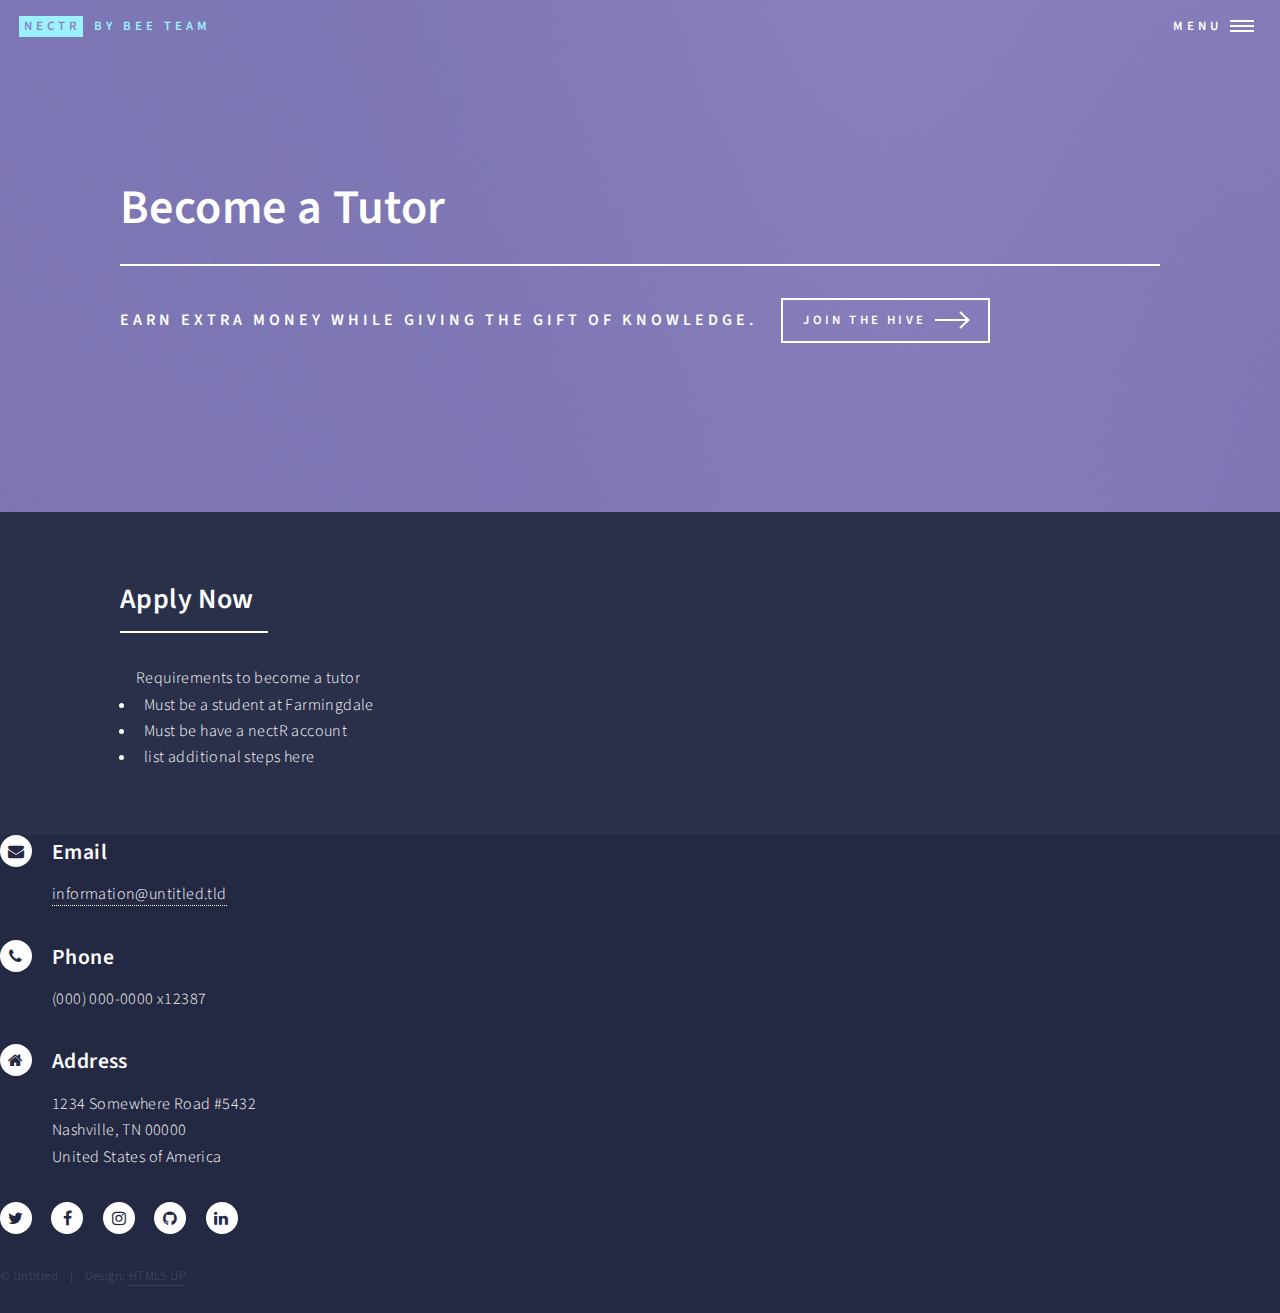
<file: become_a_tutor.html>
<!DOCTYPE HTML>
<!--
	Forty by HTML5 UP
	html5up.net | @ajlkn
	Free for personal and commercial use under the CCA 3.0 license (html5up.net/license)
-->
<html>
	<head>
		<title>find a tutor - nectR by bee team</title>
		<meta charset="utf-8" />
		<meta name="viewport" content="width=device-width, initial-scale=1, user-scalable=no" />
		<!--[if lte IE 8]><script src="assets/js/ie/html5shiv.js"></script><![endif]-->
		<link rel="stylesheet" href="assets/css/main.css" />
		<!--[if lte IE 9]><link rel="stylesheet" href="assets/css/ie9.css" /><![endif]-->
		<!--[if lte IE 8]><link rel="stylesheet" href="assets/css/ie8.css" /><![endif]-->
	</head>
	<body>

		<!-- Wrapper -->
			<div id="wrapper">

				<!-- Header -->
				<!-- Note: The "styleN" class below should match that of the banner element. -->
					<header id="header" class="alt style2">
						<a href="index.html" class="logo"><strong>nectR</strong> <span>by bee team</span></a>
						<nav>
							<a href="#menu">Menu</a>
						</nav>
					</header>

				<!-- Menu -->
					<nav id="menu">
						<ul class="links">
							<li><a href="index.html">Home</a></li>
							<li><a href="landing.html">Landing</a></li>
							<li><a href="generic.html">Generic</a></li>
							<li><a href="elements.html">Elements</a></li>
						</ul>
						<ul class="actions vertical">
							<li><a href="#" class="button special fit">Get Started</a></li>
							<li><a href="#" class="button fit">Log In</a></li>
						</ul>
					</nav>

				<!-- Banner -->
				<!-- Note: The "styleN" class below should match that of the header element. -->
					<section id="banner" class="style2">
						<div class="inner">
							<span class="image">
								<img src="images/pic07.jpg" alt="" />
							</span>
							<header class="major">
								<h1>Become a Tutor</h1>
							</header>
							<div class="content">
								<p>Earn extra money while giving the gift of knowledge.</p>
								<ul class="actions">
									<li><a href="#one" class="button next scrolly">Join The Hive</a></li>
								</ul>
							</div>
						</div>
					</section>

				<!-- Main -->
					<div id="main">


						<!-- Three -->
							<section id="one">
								<div class="inner">
									<header class="major">
										<h2>Apply Now</h2>
									</header>

									<ul>Requirements to become a tutor
										<li>Must be a student at Farmingdale</li>
										<li>Must be have a nectR account</li>
										<li>list additional steps here</li>
									</ul>

								</div>
							</section>

					</div>
				<!--Requirements seciton-->


				<!-- Contact -->
					<!-- <section id="contact">
						<div class="inner">
							<section>
								<form method="post" action="#">

									<div class="field half first">
										<label for="name">Name</label>
										<input type="text" name="name" id="name" />
									</div>
									<div class="field half">
										<label for="email">Email</label>
										<input type="text" name="email" id="email" />
									</div>
									<div class="field">
										<label for="message">Message</label>
										<textarea name="message" id="message" rows="8"></textarea>
									</div>
									<ul class="actions">
										<li><input type="submit" value="Send Message" class="special" /></li>
										<li><input type="reset" value="Clear" /></li>
									</ul>
								</form>
							</section> -->




								</section>
							<section class="split">
								<section>
									<div class="contact-method">
										<span class="icon alt fa-envelope"></span>
										<h3>Email</h3>
										<a href="#">information@untitled.tld</a>
									</div>
								</section>
								<section>
									<div class="contact-method">
										<span class="icon alt fa-phone"></span>
										<h3>Phone</h3>
										<span>(000) 000-0000 x12387</span>
									</div>
								</section>
								<section>
									<div class="contact-method">
										<span class="icon alt fa-home"></span>
										<h3>Address</h3>
										<span>1234 Somewhere Road #5432<br />
										Nashville, TN 00000<br />
										United States of America</span>
									</div>
								</section>
							</section>
						</div>
					</section>

				<!-- Footer -->
					<footer id="footer">
						<div class="inner">
							<ul class="icons">
								<li><a href="#" class="icon alt fa-twitter"><span class="label">Twitter</span></a></li>
								<li><a href="#" class="icon alt fa-facebook"><span class="label">Facebook</span></a></li>
								<li><a href="#" class="icon alt fa-instagram"><span class="label">Instagram</span></a></li>
								<li><a href="#" class="icon alt fa-github"><span class="label">GitHub</span></a></li>
								<li><a href="#" class="icon alt fa-linkedin"><span class="label">LinkedIn</span></a></li>
							</ul>
							<ul class="copyright">
								<li>&copy; Untitled</li><li>Design: <a href="https://html5up.net">HTML5 UP</a></li>
							</ul>
						</div>
					</footer>

			</div>

		<!-- Scripts -->
			<script src="assets/js/jquery.min.js"></script>
			<script src="assets/js/jquery.scrolly.min.js"></script>
			<script src="assets/js/jquery.scrollex.min.js"></script>
			<script src="assets/js/skel.min.js"></script>
			<script src="assets/js/util.js"></script>
			<!--[if lte IE 8]><script src="assets/js/ie/respond.min.js"></script><![endif]-->
			<script src="assets/js/main.js"></script>

	</body>
</html>
</file>
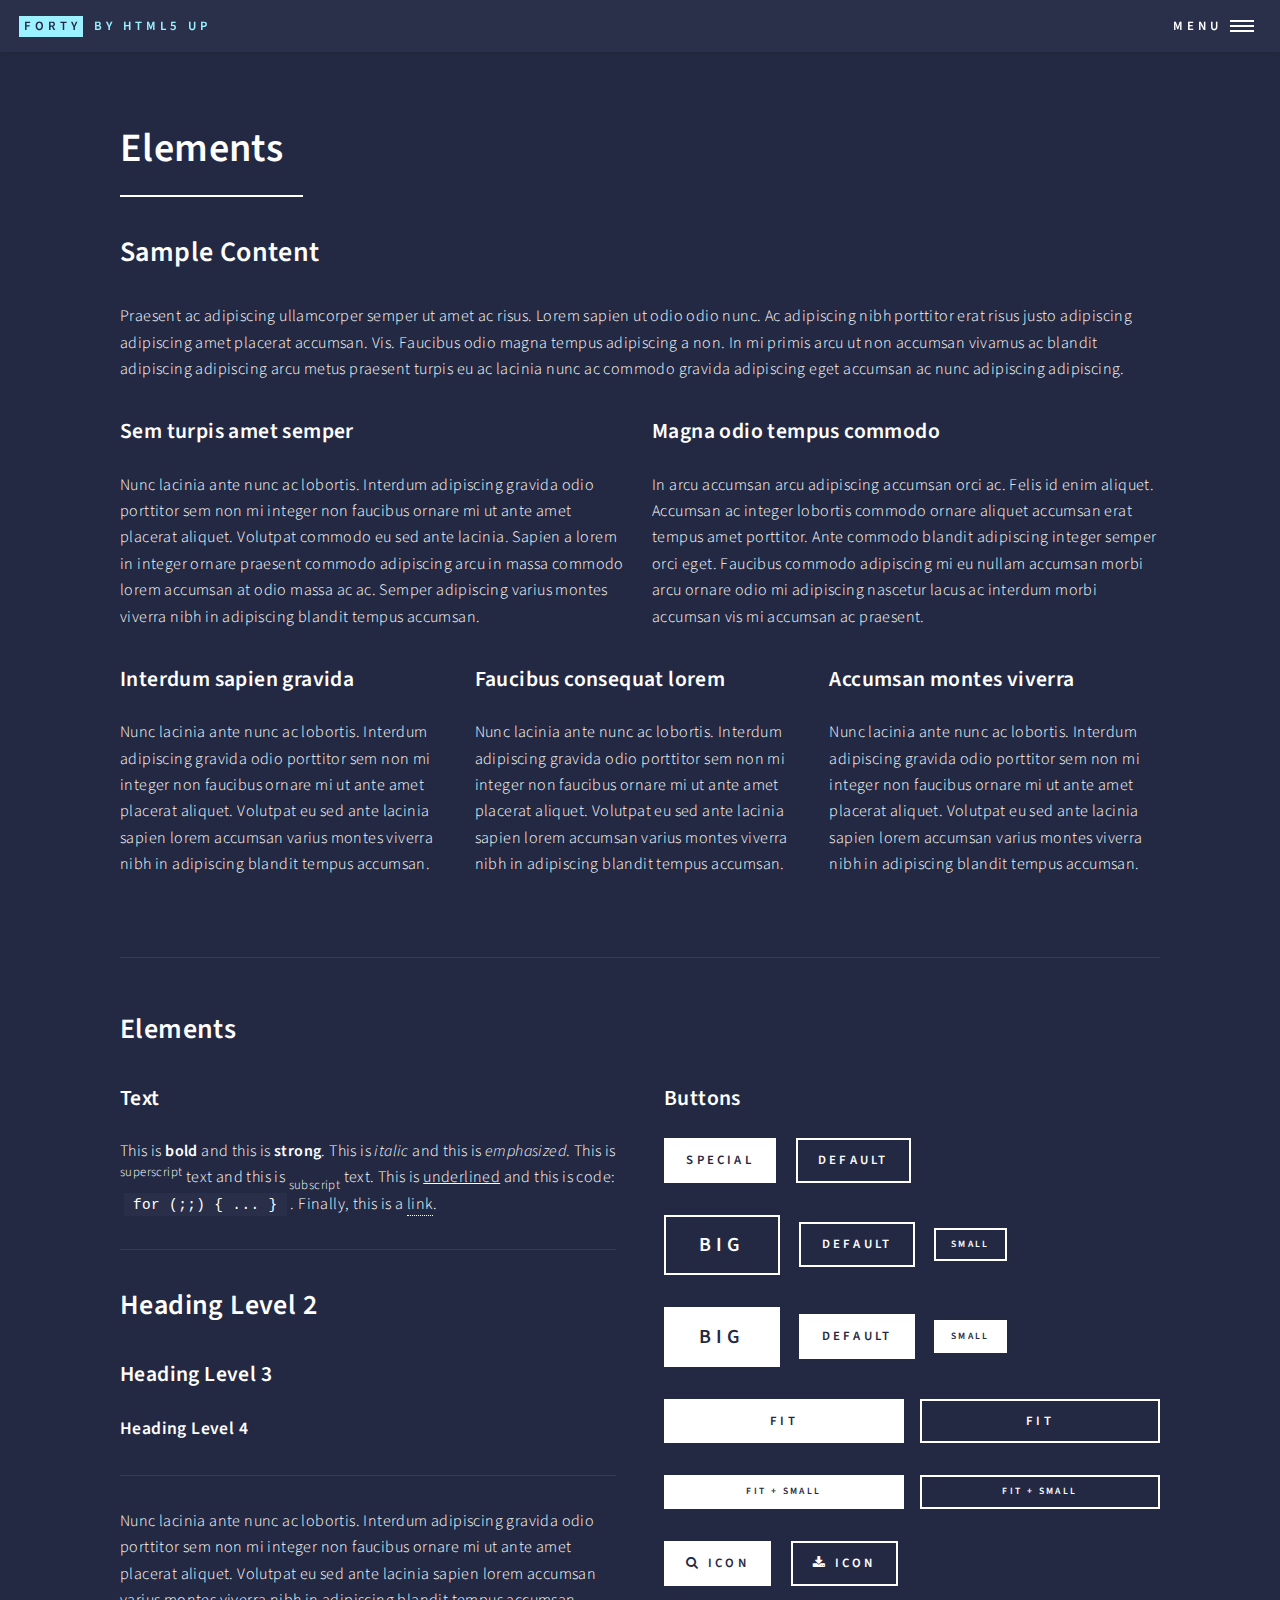
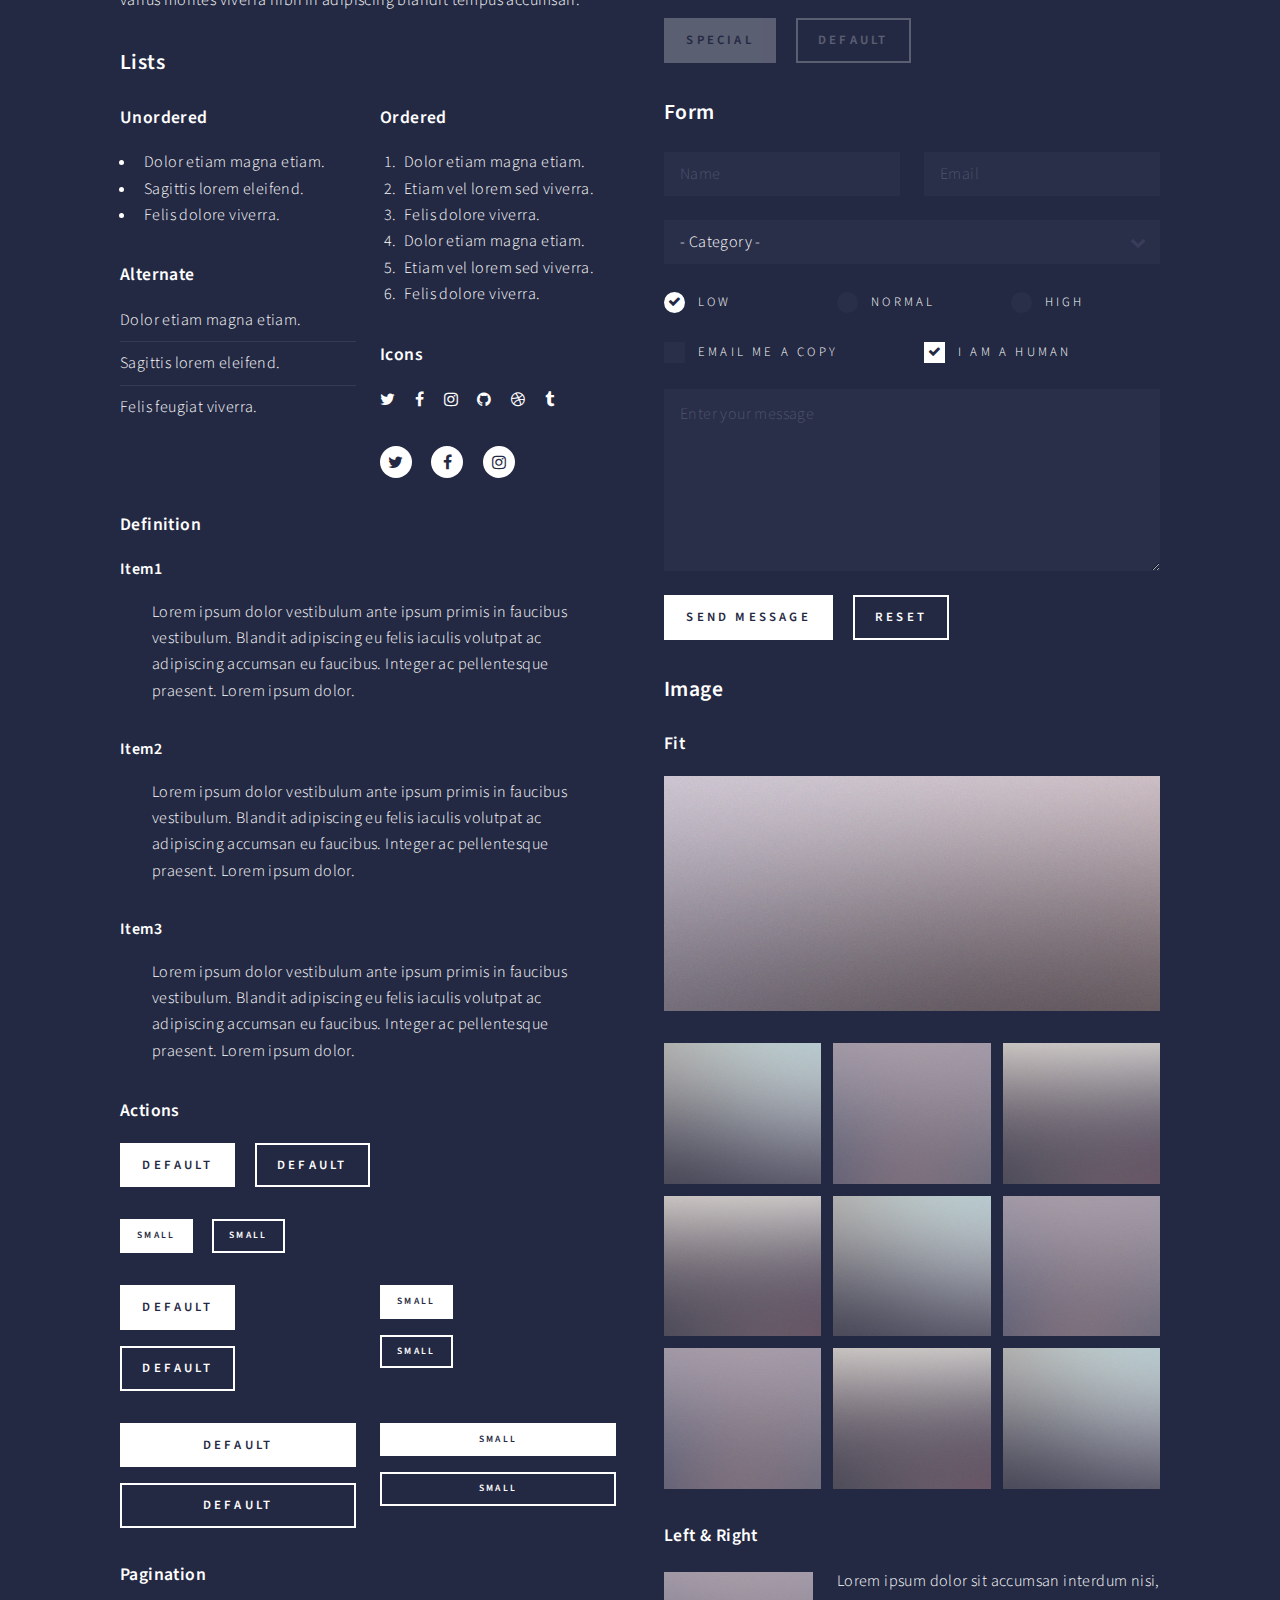
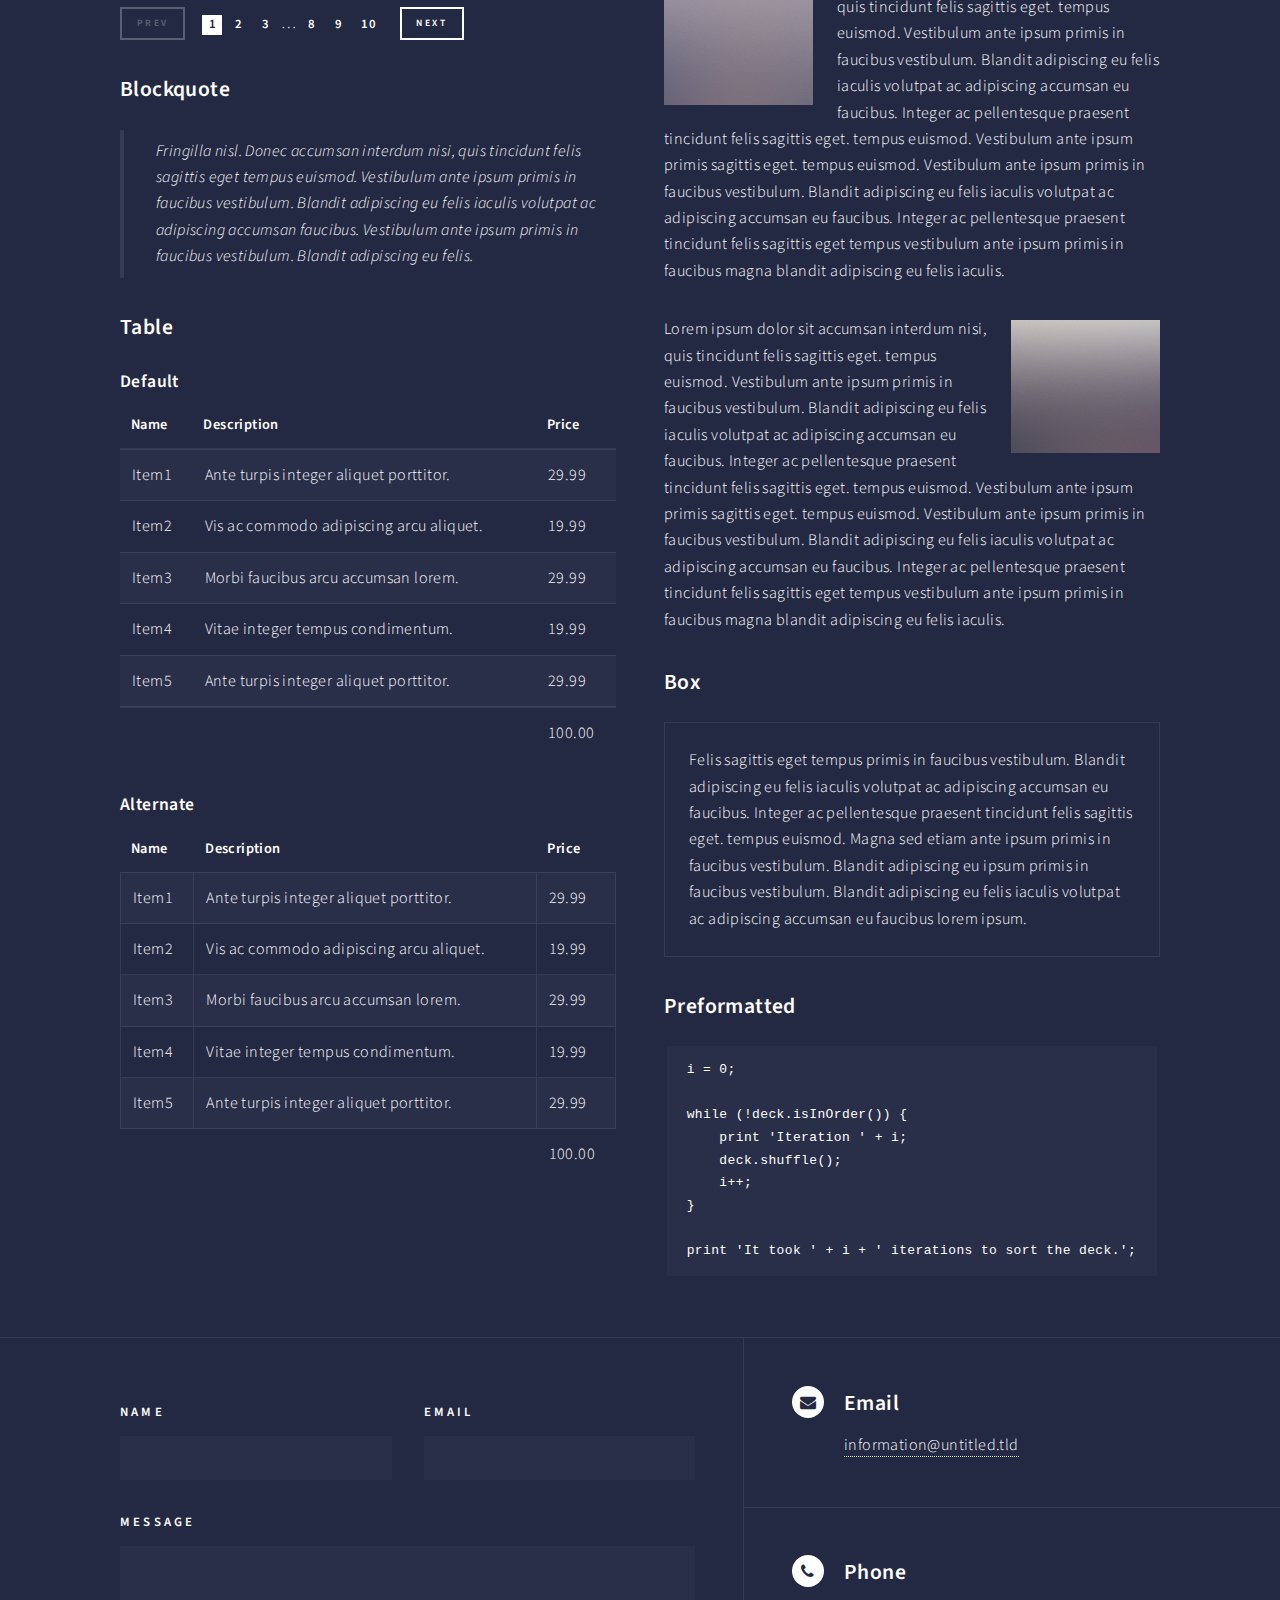
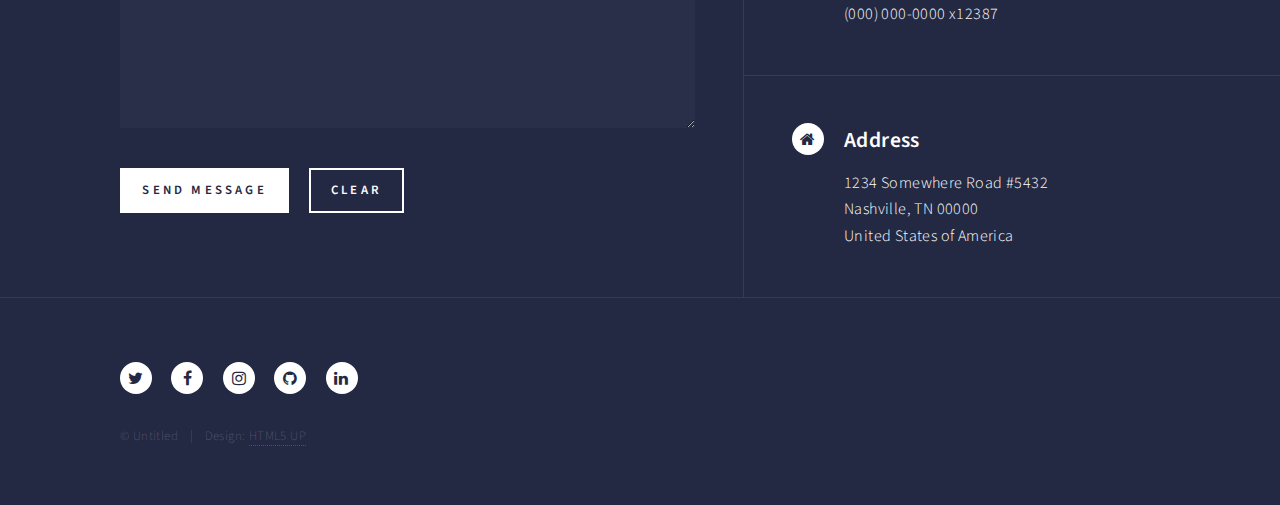
<file: elements.html>
<!DOCTYPE HTML>
<!--
	Forty by HTML5 UP
	html5up.net | @ajlkn
	Free for personal and commercial use under the CCA 3.0 license (html5up.net/license)
-->
<html>
	<head>
		<title>Elements - Forty by HTML5 UP</title>
		<meta charset="utf-8" />
		<meta name="viewport" content="width=device-width, initial-scale=1, user-scalable=no" />
		<!--[if lte IE 8]><script src="assets/js/ie/html5shiv.js"></script><![endif]-->
		<link rel="stylesheet" href="assets/css/main.css" />
		<!--[if lte IE 9]><link rel="stylesheet" href="assets/css/ie9.css" /><![endif]-->
		<!--[if lte IE 8]><link rel="stylesheet" href="assets/css/ie8.css" /><![endif]-->
	</head>
	<body>

		<!-- Wrapper -->
			<div id="wrapper">

				<!-- Header -->
					<header id="header">
						<a href="index.html" class="logo"><strong>Forty</strong> <span>by HTML5 UP</span></a>
						<nav>
							<a href="#menu">Menu</a>
						</nav>
					</header>

				<!-- Menu -->
					<nav id="menu">
						<ul class="links">
							<li><a href="index.html">Home</a></li>
							<li><a href="landing.html">Landing</a></li>
							<li><a href="generic.html">Generic</a></li>
							<li><a href="elements.html">Elements</a></li>
						</ul>
						<ul class="actions vertical">
							<li><a href="#" class="button special fit">Get Started</a></li>
							<li><a href="#" class="button fit">Log In</a></li>
						</ul>
					</nav>

				<!-- Main -->
					<div id="main" class="alt">

						<!-- One -->
							<section id="one">
								<div class="inner">
									<header class="major">
										<h1>Elements</h1>
									</header>

									<!-- Content -->
										<h2 id="content">Sample Content</h2>
										<p>Praesent ac adipiscing ullamcorper semper ut amet ac risus. Lorem sapien ut odio odio nunc. Ac adipiscing nibh porttitor erat risus justo adipiscing adipiscing amet placerat accumsan. Vis. Faucibus odio magna tempus adipiscing a non. In mi primis arcu ut non accumsan vivamus ac blandit adipiscing adipiscing arcu metus praesent turpis eu ac lacinia nunc ac commodo gravida adipiscing eget accumsan ac nunc adipiscing adipiscing.</p>
										<div class="row">
											<div class="6u 12u$(small)">
												<h3>Sem turpis amet semper</h3>
												<p>Nunc lacinia ante nunc ac lobortis. Interdum adipiscing gravida odio porttitor sem non mi integer non faucibus ornare mi ut ante amet placerat aliquet. Volutpat commodo eu sed ante lacinia. Sapien a lorem in integer ornare praesent commodo adipiscing arcu in massa commodo lorem accumsan at odio massa ac ac. Semper adipiscing varius montes viverra nibh in adipiscing blandit tempus accumsan.</p>
											</div>
											<div class="6u$ 12u$(small)">
												<h3>Magna odio tempus commodo</h3>
												<p>In arcu accumsan arcu adipiscing accumsan orci ac. Felis id enim aliquet. Accumsan ac integer lobortis commodo ornare aliquet accumsan erat tempus amet porttitor. Ante commodo blandit adipiscing integer semper orci eget. Faucibus commodo adipiscing mi eu nullam accumsan morbi arcu ornare odio mi adipiscing nascetur lacus ac interdum morbi accumsan vis mi accumsan ac praesent.</p>
											</div>
											<!-- Break -->
											<div class="4u 12u$(medium)">
												<h3>Interdum sapien gravida</h3>
												<p>Nunc lacinia ante nunc ac lobortis. Interdum adipiscing gravida odio porttitor sem non mi integer non faucibus ornare mi ut ante amet placerat aliquet. Volutpat eu sed ante lacinia sapien lorem accumsan varius montes viverra nibh in adipiscing blandit tempus accumsan.</p>
											</div>
											<div class="4u 12u$(medium)">
												<h3>Faucibus consequat lorem</h3>
												<p>Nunc lacinia ante nunc ac lobortis. Interdum adipiscing gravida odio porttitor sem non mi integer non faucibus ornare mi ut ante amet placerat aliquet. Volutpat eu sed ante lacinia sapien lorem accumsan varius montes viverra nibh in adipiscing blandit tempus accumsan.</p>
											</div>
											<div class="4u$ 12u$(medium)">
												<h3>Accumsan montes viverra</h3>
												<p>Nunc lacinia ante nunc ac lobortis. Interdum adipiscing gravida odio porttitor sem non mi integer non faucibus ornare mi ut ante amet placerat aliquet. Volutpat eu sed ante lacinia sapien lorem accumsan varius montes viverra nibh in adipiscing blandit tempus accumsan.</p>
											</div>
										</div>

									<hr class="major" />

									<!-- Elements -->
										<h2 id="elements">Elements</h2>
										<div class="row 200%">
											<div class="6u 12u$(medium)">

												<!-- Text stuff -->
													<h3>Text</h3>
													<p>This is <b>bold</b> and this is <strong>strong</strong>. This is <i>italic</i> and this is <em>emphasized</em>.
													This is <sup>superscript</sup> text and this is <sub>subscript</sub> text.
													This is <u>underlined</u> and this is code: <code>for (;;) { ... }</code>.
													Finally, this is a <a href="#">link</a>.</p>
													<hr />
													<h2>Heading Level 2</h2>
													<h3>Heading Level 3</h3>
													<h4>Heading Level 4</h4>
													<hr />
													<p>Nunc lacinia ante nunc ac lobortis. Interdum adipiscing gravida odio porttitor sem non mi integer non faucibus ornare mi ut ante amet placerat aliquet. Volutpat eu sed ante lacinia sapien lorem accumsan varius montes viverra nibh in adipiscing blandit tempus accumsan.</p>

												<!-- Lists -->
													<h3>Lists</h3>
													<div class="row">
														<div class="6u 12u$(small)">

															<h4>Unordered</h4>
															<ul>
																<li>Dolor etiam magna etiam.</li>
																<li>Sagittis lorem eleifend.</li>
																<li>Felis dolore viverra.</li>
															</ul>

															<h4>Alternate</h4>
															<ul class="alt">
																<li>Dolor etiam magna etiam.</li>
																<li>Sagittis lorem eleifend.</li>
																<li>Felis feugiat viverra.</li>
															</ul>

														</div>
														<div class="6u$ 12u$(small)">

															<h4>Ordered</h4>
															<ol>
																<li>Dolor etiam magna etiam.</li>
																<li>Etiam vel lorem sed viverra.</li>
																<li>Felis dolore viverra.</li>
																<li>Dolor etiam magna etiam.</li>
																<li>Etiam vel lorem sed viverra.</li>
																<li>Felis dolore viverra.</li>
															</ol>

															<h4>Icons</h4>
															<ul class="icons">
																<li><a href="#" class="icon fa-twitter"><span class="label">Twitter</span></a></li>
																<li><a href="#" class="icon fa-facebook"><span class="label">Facebook</span></a></li>
																<li><a href="#" class="icon fa-instagram"><span class="label">Instagram</span></a></li>
																<li><a href="#" class="icon fa-github"><span class="label">Github</span></a></li>
																<li><a href="#" class="icon fa-dribbble"><span class="label">Dribbble</span></a></li>
																<li><a href="#" class="icon fa-tumblr"><span class="label">Tumblr</span></a></li>
															</ul>
															<ul class="icons">
																<li><a href="#" class="icon alt fa-twitter"><span class="label">Twitter</span></a></li>
																<li><a href="#" class="icon alt fa-facebook"><span class="label">Facebook</span></a></li>
																<li><a href="#" class="icon alt fa-instagram"><span class="label">Instagram</span></a></li>
															</ul>

														</div>
													</div>
													<h4>Definition</h4>
													<dl>
														<dt>Item1</dt>
														<dd>
															<p>Lorem ipsum dolor vestibulum ante ipsum primis in faucibus vestibulum. Blandit adipiscing eu felis iaculis volutpat ac adipiscing accumsan eu faucibus. Integer ac pellentesque praesent. Lorem ipsum dolor.</p>
														</dd>
														<dt>Item2</dt>
														<dd>
															<p>Lorem ipsum dolor vestibulum ante ipsum primis in faucibus vestibulum. Blandit adipiscing eu felis iaculis volutpat ac adipiscing accumsan eu faucibus. Integer ac pellentesque praesent. Lorem ipsum dolor.</p>
														</dd>
														<dt>Item3</dt>
														<dd>
															<p>Lorem ipsum dolor vestibulum ante ipsum primis in faucibus vestibulum. Blandit adipiscing eu felis iaculis volutpat ac adipiscing accumsan eu faucibus. Integer ac pellentesque praesent. Lorem ipsum dolor.</p>
														</dd>
													</dl>

													<h4>Actions</h4>
													<ul class="actions">
														<li><a href="#" class="button special">Default</a></li>
														<li><a href="#" class="button">Default</a></li>
													</ul>
													<ul class="actions small">
														<li><a href="#" class="button special small">Small</a></li>
														<li><a href="#" class="button small">Small</a></li>
													</ul>
													<div class="row">
														<div class="6u 12u$(small)">
															<ul class="actions vertical">
																<li><a href="#" class="button special">Default</a></li>
																<li><a href="#" class="button">Default</a></li>
															</ul>
														</div>
														<div class="6u$ 12u$(small)">
															<ul class="actions vertical small">
																<li><a href="#" class="button special small">Small</a></li>
																<li><a href="#" class="button small">Small</a></li>
															</ul>
														</div>
														<div class="6u 12u$(small)">
															<ul class="actions vertical">
																<li><a href="#" class="button special fit">Default</a></li>
																<li><a href="#" class="button fit">Default</a></li>
															</ul>
														</div>
														<div class="6u$ 12u$(small)">
															<ul class="actions vertical small">
																<li><a href="#" class="button special small fit">Small</a></li>
																<li><a href="#" class="button small fit">Small</a></li>
															</ul>
														</div>
													</div>

													<h4>Pagination</h4>
													<ul class="pagination">
														<li><span class="button small disabled">Prev</span></li>
														<li><a href="#" class="page active">1</a></li>
														<li><a href="#" class="page">2</a></li>
														<li><a href="#" class="page">3</a></li>
														<li><span>&hellip;</span></li>
														<li><a href="#" class="page">8</a></li>
														<li><a href="#" class="page">9</a></li>
														<li><a href="#" class="page">10</a></li>
														<li><a href="#" class="button small">Next</a></li>
													</ul>

												<!-- Blockquote -->
													<h3>Blockquote</h3>
													<blockquote>Fringilla nisl. Donec accumsan interdum nisi, quis tincidunt felis sagittis eget tempus euismod. Vestibulum ante ipsum primis in faucibus vestibulum. Blandit adipiscing eu felis iaculis volutpat ac adipiscing accumsan faucibus. Vestibulum ante ipsum primis in faucibus vestibulum. Blandit adipiscing eu felis.</blockquote>

												<!-- Table -->
													<h3>Table</h3>

													<h4>Default</h4>
													<div class="table-wrapper">
														<table>
															<thead>
																<tr>
																	<th>Name</th>
																	<th>Description</th>
																	<th>Price</th>
																</tr>
															</thead>
															<tbody>
																<tr>
																	<td>Item1</td>
																	<td>Ante turpis integer aliquet porttitor.</td>
																	<td>29.99</td>
																</tr>
																<tr>
																	<td>Item2</td>
																	<td>Vis ac commodo adipiscing arcu aliquet.</td>
																	<td>19.99</td>
																</tr>
																<tr>
																	<td>Item3</td>
																	<td> Morbi faucibus arcu accumsan lorem.</td>
																	<td>29.99</td>
																</tr>
																<tr>
																	<td>Item4</td>
																	<td>Vitae integer tempus condimentum.</td>
																	<td>19.99</td>
																</tr>
																<tr>
																	<td>Item5</td>
																	<td>Ante turpis integer aliquet porttitor.</td>
																	<td>29.99</td>
																</tr>
															</tbody>
															<tfoot>
																<tr>
																	<td colspan="2"></td>
																	<td>100.00</td>
																</tr>
															</tfoot>
														</table>
													</div>

													<h4>Alternate</h4>
													<div class="table-wrapper">
														<table class="alt">
															<thead>
																<tr>
																	<th>Name</th>
																	<th>Description</th>
																	<th>Price</th>
																</tr>
															</thead>
															<tbody>
																<tr>
																	<td>Item1</td>
																	<td>Ante turpis integer aliquet porttitor.</td>
																	<td>29.99</td>
																</tr>
																<tr>
																	<td>Item2</td>
																	<td>Vis ac commodo adipiscing arcu aliquet.</td>
																	<td>19.99</td>
																</tr>
																<tr>
																	<td>Item3</td>
																	<td> Morbi faucibus arcu accumsan lorem.</td>
																	<td>29.99</td>
																</tr>
																<tr>
																	<td>Item4</td>
																	<td>Vitae integer tempus condimentum.</td>
																	<td>19.99</td>
																</tr>
																<tr>
																	<td>Item5</td>
																	<td>Ante turpis integer aliquet porttitor.</td>
																	<td>29.99</td>
																</tr>
															</tbody>
															<tfoot>
																<tr>
																	<td colspan="2"></td>
																	<td>100.00</td>
																</tr>
															</tfoot>
														</table>
													</div>

											</div>
											<div class="6u$ 12u$(medium)">

												<!-- Buttons -->
													<h3>Buttons</h3>
													<ul class="actions">
														<li><a href="#" class="button special">Special</a></li>
														<li><a href="#" class="button">Default</a></li>
													</ul>
													<ul class="actions">
														<li><a href="#" class="button big">Big</a></li>
														<li><a href="#" class="button">Default</a></li>
														<li><a href="#" class="button small">Small</a></li>
													</ul>
													<ul class="actions">
														<li><a href="#" class="button special big">Big</a></li>
														<li><a href="#" class="button special">Default</a></li>
														<li><a href="#" class="button special small">Small</a></li>
													</ul>
													<ul class="actions fit">
														<li><a href="#" class="button special fit">Fit</a></li>
														<li><a href="#" class="button fit">Fit</a></li>
													</ul>
													<ul class="actions fit small">
														<li><a href="#" class="button special fit small">Fit + Small</a></li>
														<li><a href="#" class="button fit small">Fit + Small</a></li>
													</ul>
													<ul class="actions">
														<li><a href="#" class="button special icon fa-search">Icon</a></li>
														<li><a href="#" class="button icon fa-download">Icon</a></li>
													</ul>
													<ul class="actions">
														<li><span class="button special disabled">Special</span></li>
														<li><span class="button disabled">Default</span></li>
													</ul>

												<!-- Form -->
													<h3>Form</h3>

													<form method="post" action="#">
														<div class="row uniform">
															<div class="6u 12u$(xsmall)">
																<input type="text" name="demo-name" id="demo-name" value="" placeholder="Name" />
															</div>
															<div class="6u$ 12u$(xsmall)">
																<input type="email" name="demo-email" id="demo-email" value="" placeholder="Email" />
															</div>
															<!-- Break -->
															<div class="12u$">
																<div class="select-wrapper">
																	<select name="demo-category" id="demo-category">
																		<option value="">- Category -</option>
																		<option value="1">Manufacturing</option>
																		<option value="1">Shipping</option>
																		<option value="1">Administration</option>
																		<option value="1">Human Resources</option>
																	</select>
																</div>
															</div>
															<!-- Break -->
															<div class="4u 12u$(small)">
																<input type="radio" id="demo-priority-low" name="demo-priority" checked>
																<label for="demo-priority-low">Low</label>
															</div>
															<div class="4u 12u$(small)">
																<input type="radio" id="demo-priority-normal" name="demo-priority">
																<label for="demo-priority-normal">Normal</label>
															</div>
															<div class="4u$ 12u$(small)">
																<input type="radio" id="demo-priority-high" name="demo-priority">
																<label for="demo-priority-high">High</label>
															</div>
															<!-- Break -->
															<div class="6u 12u$(small)">
																<input type="checkbox" id="demo-copy" name="demo-copy">
																<label for="demo-copy">Email me a copy</label>
															</div>
															<div class="6u$ 12u$(small)">
																<input type="checkbox" id="demo-human" name="demo-human" checked>
																<label for="demo-human">I am a human</label>
															</div>
															<!-- Break -->
															<div class="12u$">
																<textarea name="demo-message" id="demo-message" placeholder="Enter your message" rows="6"></textarea>
															</div>
															<!-- Break -->
															<div class="12u$">
																<ul class="actions">
																	<li><input type="submit" value="Send Message" class="special" /></li>
																	<li><input type="reset" value="Reset" /></li>
																</ul>
															</div>
														</div>
													</form>

												<!-- Image -->
													<h3>Image</h3>

													<h4>Fit</h4>
													<span class="image fit"><img src="images/pic03.jpg" alt="" /></span>
													<div class="box alt">
														<div class="row 50% uniform">
															<div class="4u"><span class="image fit"><img src="images/pic08.jpg" alt="" /></span></div>
															<div class="4u"><span class="image fit"><img src="images/pic09.jpg" alt="" /></span></div>
															<div class="4u$"><span class="image fit"><img src="images/pic10.jpg" alt="" /></span></div>
															<!-- Break -->
															<div class="4u"><span class="image fit"><img src="images/pic10.jpg" alt="" /></span></div>
															<div class="4u"><span class="image fit"><img src="images/pic08.jpg" alt="" /></span></div>
															<div class="4u$"><span class="image fit"><img src="images/pic09.jpg" alt="" /></span></div>
															<!-- Break -->
															<div class="4u"><span class="image fit"><img src="images/pic09.jpg" alt="" /></span></div>
															<div class="4u"><span class="image fit"><img src="images/pic10.jpg" alt="" /></span></div>
															<div class="4u$"><span class="image fit"><img src="images/pic08.jpg" alt="" /></span></div>
														</div>
													</div>

													<h4>Left &amp; Right</h4>
													<p><span class="image left"><img src="images/pic09.jpg" alt="" /></span>Lorem ipsum dolor sit accumsan interdum nisi, quis tincidunt felis sagittis eget. tempus euismod. Vestibulum ante ipsum primis in faucibus vestibulum. Blandit adipiscing eu felis iaculis volutpat ac adipiscing accumsan eu faucibus. Integer ac pellentesque praesent tincidunt felis sagittis eget. tempus euismod. Vestibulum ante ipsum primis sagittis eget. tempus euismod. Vestibulum ante ipsum primis in faucibus vestibulum. Blandit adipiscing eu felis iaculis volutpat ac adipiscing accumsan eu faucibus. Integer ac pellentesque praesent tincidunt felis sagittis eget tempus vestibulum ante ipsum primis in faucibus magna blandit adipiscing eu felis iaculis.</p>
													<p><span class="image right"><img src="images/pic10.jpg" alt="" /></span>Lorem ipsum dolor sit accumsan interdum nisi, quis tincidunt felis sagittis eget. tempus euismod. Vestibulum ante ipsum primis in faucibus vestibulum. Blandit adipiscing eu felis iaculis volutpat ac adipiscing accumsan eu faucibus. Integer ac pellentesque praesent tincidunt felis sagittis eget. tempus euismod. Vestibulum ante ipsum primis sagittis eget. tempus euismod. Vestibulum ante ipsum primis in faucibus vestibulum. Blandit adipiscing eu felis iaculis volutpat ac adipiscing accumsan eu faucibus. Integer ac pellentesque praesent tincidunt felis sagittis eget tempus vestibulum ante ipsum primis in faucibus magna blandit adipiscing eu felis iaculis.</p>

												<!-- Box -->
													<h3>Box</h3>
													<div class="box">
														<p>Felis sagittis eget tempus primis in faucibus vestibulum. Blandit adipiscing eu felis iaculis volutpat ac adipiscing accumsan eu faucibus. Integer ac pellentesque praesent tincidunt felis sagittis eget. tempus euismod. Magna sed etiam ante ipsum primis in faucibus vestibulum. Blandit adipiscing eu ipsum primis in faucibus vestibulum. Blandit adipiscing eu felis iaculis volutpat ac adipiscing accumsan eu faucibus lorem ipsum.</p>
													</div>

												<!-- Preformatted Code -->
													<h3>Preformatted</h3>
													<pre><code>i = 0;

while (!deck.isInOrder()) {
    print 'Iteration ' + i;
    deck.shuffle();
    i++;
}

print 'It took ' + i + ' iterations to sort the deck.';
</code></pre>

											</div>
										</div>

								</div>
							</section>

					</div>

				<!-- Contact -->
					<section id="contact">
						<div class="inner">
							<section>
								<form method="post" action="#">
									<div class="field half first">
										<label for="name">Name</label>
										<input type="text" name="name" id="name" />
									</div>
									<div class="field half">
										<label for="email">Email</label>
										<input type="text" name="email" id="email" />
									</div>
									<div class="field">
										<label for="message">Message</label>
										<textarea name="message" id="message" rows="6"></textarea>
									</div>
									<ul class="actions">
										<li><input type="submit" value="Send Message" class="special" /></li>
										<li><input type="reset" value="Clear" /></li>
									</ul>
								</form>
							</section>
							<section class="split">
								<section>
									<div class="contact-method">
										<span class="icon alt fa-envelope"></span>
										<h3>Email</h3>
										<a href="#">information@untitled.tld</a>
									</div>
								</section>
								<section>
									<div class="contact-method">
										<span class="icon alt fa-phone"></span>
										<h3>Phone</h3>
										<span>(000) 000-0000 x12387</span>
									</div>
								</section>
								<section>
									<div class="contact-method">
										<span class="icon alt fa-home"></span>
										<h3>Address</h3>
										<span>1234 Somewhere Road #5432<br />
										Nashville, TN 00000<br />
										United States of America</span>
									</div>
								</section>
							</section>
						</div>
					</section>

				<!-- Footer -->
					<footer id="footer">
						<div class="inner">
							<ul class="icons">
								<li><a href="#" class="icon alt fa-twitter"><span class="label">Twitter</span></a></li>
								<li><a href="#" class="icon alt fa-facebook"><span class="label">Facebook</span></a></li>
								<li><a href="#" class="icon alt fa-instagram"><span class="label">Instagram</span></a></li>
								<li><a href="#" class="icon alt fa-github"><span class="label">GitHub</span></a></li>
								<li><a href="#" class="icon alt fa-linkedin"><span class="label">LinkedIn</span></a></li>
							</ul>
							<ul class="copyright">
								<li>&copy; Untitled</li><li>Design: <a href="https://html5up.net">HTML5 UP</a></li>
							</ul>
						</div>
					</footer>

			</div>

		<!-- Scripts -->
			<script src="assets/js/jquery.min.js"></script>
			<script src="assets/js/jquery.scrolly.min.js"></script>
			<script src="assets/js/jquery.scrollex.min.js"></script>
			<script src="assets/js/skel.min.js"></script>
			<script src="assets/js/util.js"></script>
			<!--[if lte IE 8]><script src="assets/js/ie/respond.min.js"></script><![endif]-->
			<script src="assets/js/main.js"></script>

	</body>
</html>
</file>
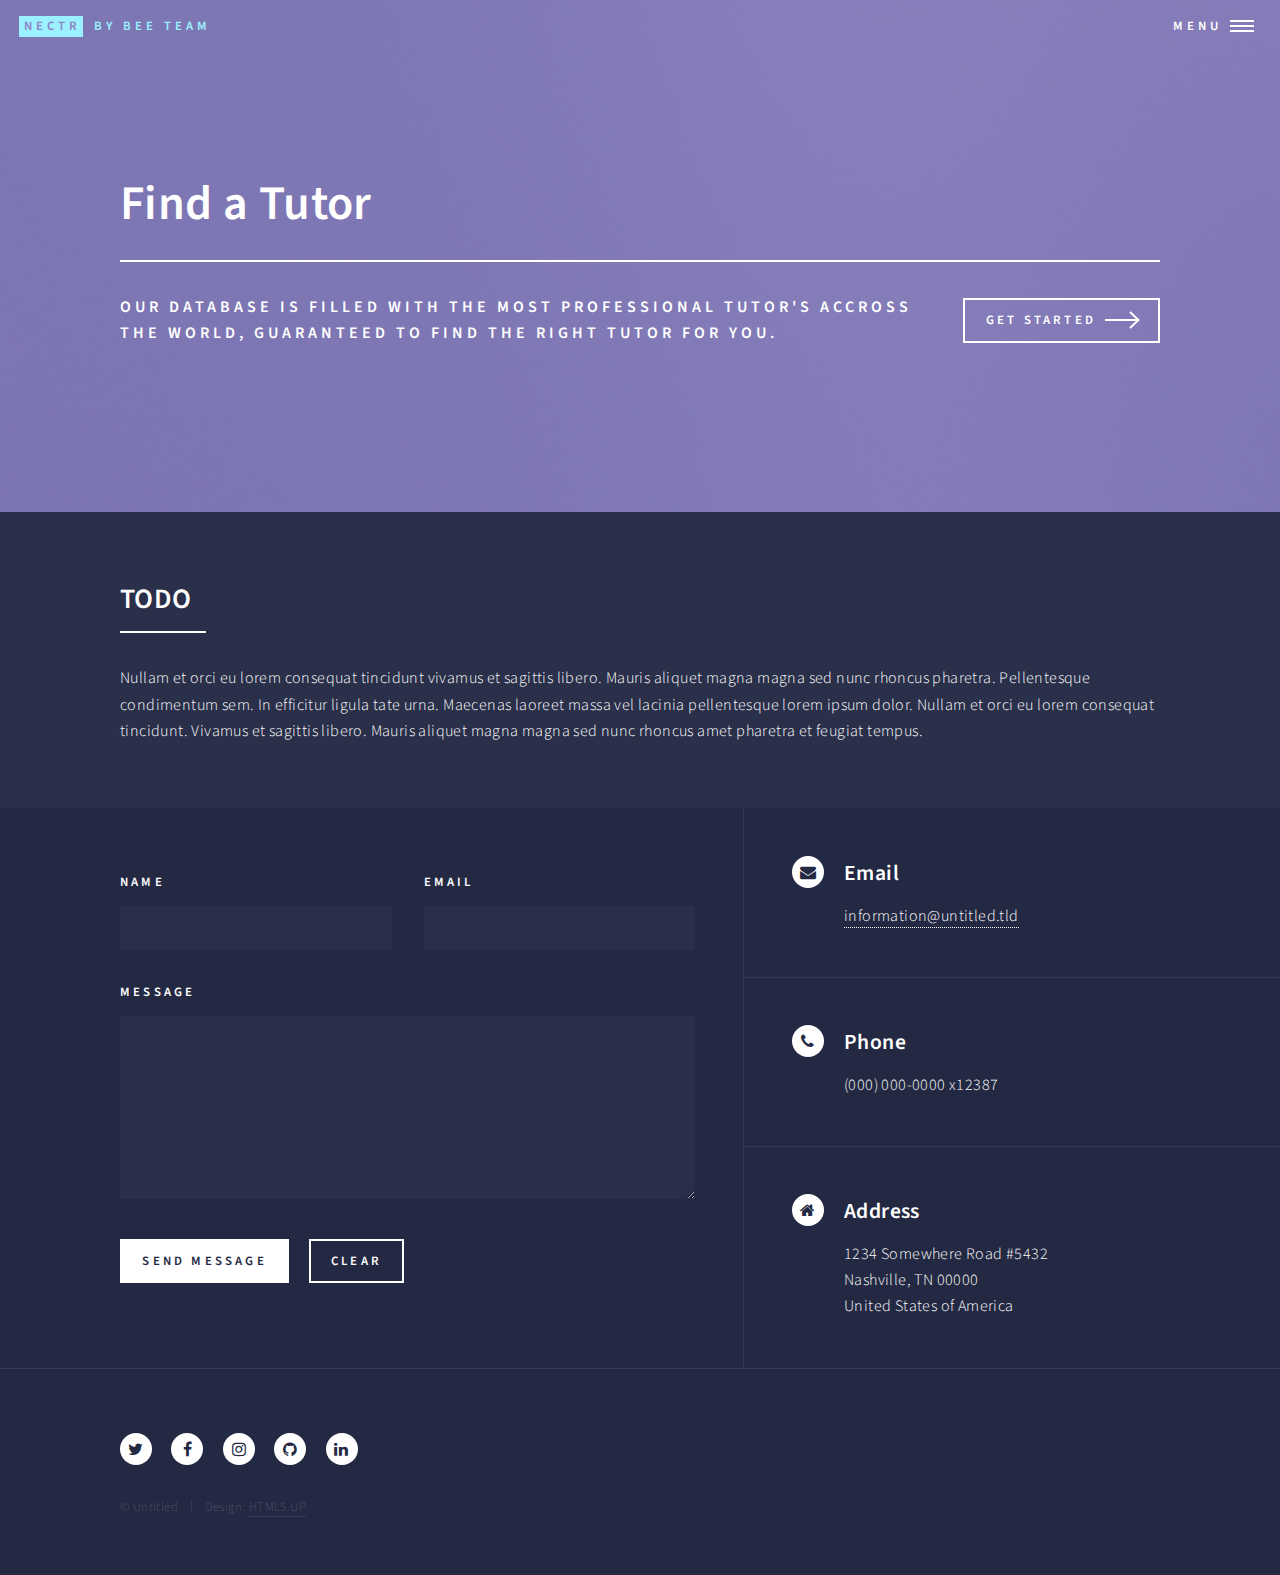
<file: Find_a_tutor.html>
<!DOCTYPE HTML>
<!--
	Forty by HTML5 UP
	html5up.net | @ajlkn
	Free for personal and commercial use under the CCA 3.0 license (html5up.net/license)
-->
<html>
	<head>
		<title>find a tutor - nectR by bee team</title>
		<meta charset="utf-8" />
		<meta name="viewport" content="width=device-width, initial-scale=1, user-scalable=no" />
		<!--[if lte IE 8]><script src="assets/js/ie/html5shiv.js"></script><![endif]-->
		<link rel="stylesheet" href="assets/css/main.css" />
		<!--[if lte IE 9]><link rel="stylesheet" href="assets/css/ie9.css" /><![endif]-->
		<!--[if lte IE 8]><link rel="stylesheet" href="assets/css/ie8.css" /><![endif]-->
	</head>
	<body>

		<!-- Wrapper -->
			<div id="wrapper">

				<!-- Header -->
				<!-- Note: The "styleN" class below should match that of the banner element. -->
					<header id="header" class="alt style2">
						<a href="index.html" class="logo"><strong>nectR</strong> <span>by bee team</span></a>
						<nav>
							<a href="#menu">Menu</a>
						</nav>
					</header>

				<!-- Menu -->
					<nav id="menu">
						<ul class="links">
							<li><a href="index.html">Home</a></li>
							<li><a href="landing.html">Landing</a></li>
							<li><a href="generic.html">Generic</a></li>
							<li><a href="elements.html">Elements</a></li>
						</ul>
						<ul class="actions vertical">
							<li><a href="#" class="button special fit">Get Started</a></li>
							<li><a href="#" class="button fit">Log In</a></li>
						</ul>
					</nav>

				<!-- Banner -->
				<!-- Note: The "styleN" class below should match that of the header element. -->
					<section id="banner" class="style2">
						<div class="inner">
							<span class="image">
								<img src="images/pic07.jpg" alt="" />
							</span>
							<header class="major">
								<h1>Find a Tutor</h1>
							</header>
							<div class="content">
								<p>Our database is filled with the most professional tutor's accross the world, guaranteed to find the right tutor for you.</p>
								<ul class="actions">
									<li><a href="#one" class="button next scrolly">Get Started</a></li>
								</ul>
							</div>
						</div>
					</section>

				<!-- Main -->
					<div id="main">


						<!-- Three -->
							<section id="one">
								<div class="inner">
									<header class="major">
										<h2>TODO</h2>
									</header>
									<p>Nullam et orci eu lorem consequat tincidunt vivamus et sagittis libero. Mauris aliquet magna magna sed nunc rhoncus pharetra. Pellentesque condimentum sem. In efficitur ligula tate urna. Maecenas laoreet massa vel lacinia pellentesque lorem ipsum dolor. Nullam et orci eu lorem consequat tincidunt. Vivamus et sagittis libero. Mauris aliquet magna magna sed nunc rhoncus amet pharetra et feugiat tempus.</p>

								</div>
							</section>

					</div>

				<!-- Contact -->
					<section id="contact">
						<div class="inner">
							<section>
								<form method="post" action="#">
									<div class="field half first">
										<label for="name">Name</label>
										<input type="text" name="name" id="name" />
									</div>
									<div class="field half">
										<label for="email">Email</label>
										<input type="text" name="email" id="email" />
									</div>
									<div class="field">
										<label for="message">Message</label>
										<textarea name="message" id="message" rows="6"></textarea>
									</div>
									<ul class="actions">
										<li><input type="submit" value="Send Message" class="special" /></li>
										<li><input type="reset" value="Clear" /></li>
									</ul>
								</form>
							</section>
							<section class="split">
								<section>
									<div class="contact-method">
										<span class="icon alt fa-envelope"></span>
										<h3>Email</h3>
										<a href="#">information@untitled.tld</a>
									</div>
								</section>
								<section>
									<div class="contact-method">
										<span class="icon alt fa-phone"></span>
										<h3>Phone</h3>
										<span>(000) 000-0000 x12387</span>
									</div>
								</section>
								<section>
									<div class="contact-method">
										<span class="icon alt fa-home"></span>
										<h3>Address</h3>
										<span>1234 Somewhere Road #5432<br />
										Nashville, TN 00000<br />
										United States of America</span>
									</div>
								</section>
							</section>
						</div>
					</section>

				<!-- Footer -->
					<footer id="footer">
						<div class="inner">
							<ul class="icons">
								<li><a href="#" class="icon alt fa-twitter"><span class="label">Twitter</span></a></li>
								<li><a href="#" class="icon alt fa-facebook"><span class="label">Facebook</span></a></li>
								<li><a href="#" class="icon alt fa-instagram"><span class="label">Instagram</span></a></li>
								<li><a href="#" class="icon alt fa-github"><span class="label">GitHub</span></a></li>
								<li><a href="#" class="icon alt fa-linkedin"><span class="label">LinkedIn</span></a></li>
							</ul>
							<ul class="copyright">
								<li>&copy; Untitled</li><li>Design: <a href="https://html5up.net">HTML5 UP</a></li>
							</ul>
						</div>
					</footer>

			</div>

		<!-- Scripts -->
			<script src="assets/js/jquery.min.js"></script>
			<script src="assets/js/jquery.scrolly.min.js"></script>
			<script src="assets/js/jquery.scrollex.min.js"></script>
			<script src="assets/js/skel.min.js"></script>
			<script src="assets/js/util.js"></script>
			<!--[if lte IE 8]><script src="assets/js/ie/respond.min.js"></script><![endif]-->
			<script src="assets/js/main.js"></script>

	</body>
</html>
</file>
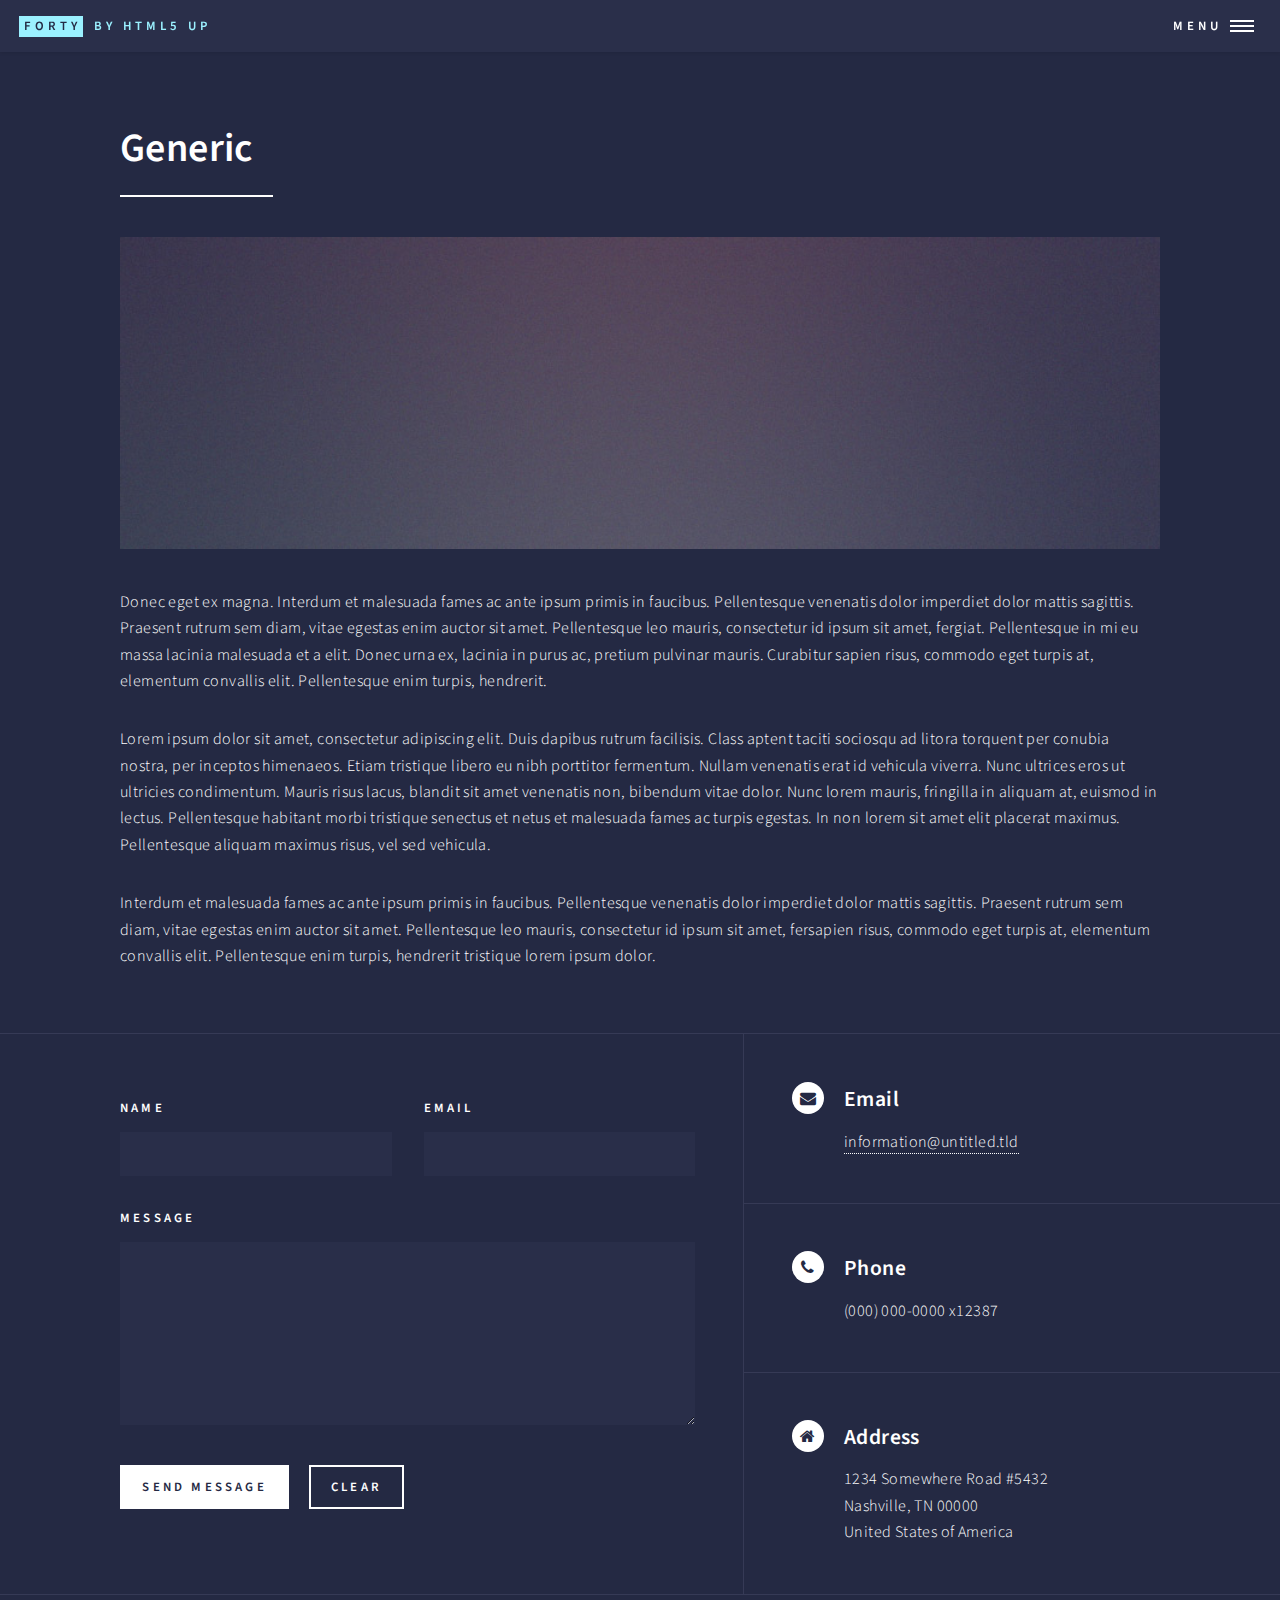
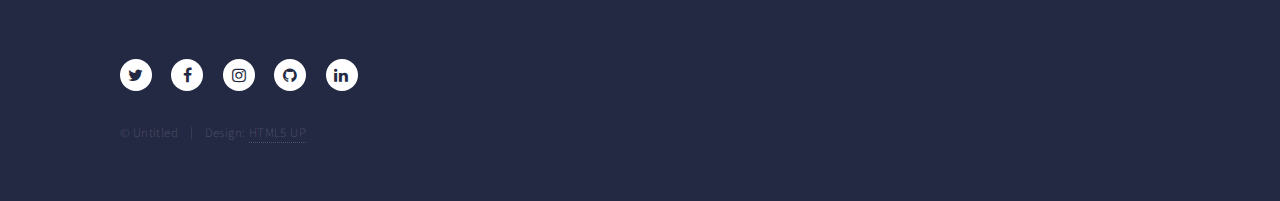
<file: generic.html>
<!DOCTYPE HTML>
<!--
	Forty by HTML5 UP
	html5up.net | @ajlkn
	Free for personal and commercial use under the CCA 3.0 license (html5up.net/license)
-->
<html>
	<head>
		<title>Generic - Forty by HTML5 UP</title>
		<meta charset="utf-8" />
		<meta name="viewport" content="width=device-width, initial-scale=1, user-scalable=no" />
		<!--[if lte IE 8]><script src="assets/js/ie/html5shiv.js"></script><![endif]-->
		<link rel="stylesheet" href="assets/css/main.css" />
		<!--[if lte IE 9]><link rel="stylesheet" href="assets/css/ie9.css" /><![endif]-->
		<!--[if lte IE 8]><link rel="stylesheet" href="assets/css/ie8.css" /><![endif]-->
	</head>
	<body>

		<!-- Wrapper -->
			<div id="wrapper">

				<!-- Header -->
					<header id="header">
						<a href="index.html" class="logo"><strong>Forty</strong> <span>by HTML5 UP</span></a>
						<nav>
							<a href="#menu">Menu</a>
						</nav>
					</header>

				<!-- Menu -->
					<nav id="menu">
						<ul class="links">
							<li><a href="index.html">Home</a></li>
							<li><a href="landing.html">Landing</a></li>
							<li><a href="generic.html">Generic</a></li>
							<li><a href="elements.html">Elements</a></li>
						</ul>
						<ul class="actions vertical">
							<li><a href="#" class="button special fit">Get Started</a></li>
							<li><a href="#" class="button fit">Log In</a></li>
						</ul>
					</nav>

				<!-- Main -->
					<div id="main" class="alt">

						<!-- One -->
							<section id="one">
								<div class="inner">
									<header class="major">
										<h1>Generic</h1>
									</header>
									<span class="image main"><img src="images/pic11.jpg" alt="" /></span>
									<p>Donec eget ex magna. Interdum et malesuada fames ac ante ipsum primis in faucibus. Pellentesque venenatis dolor imperdiet dolor mattis sagittis. Praesent rutrum sem diam, vitae egestas enim auctor sit amet. Pellentesque leo mauris, consectetur id ipsum sit amet, fergiat. Pellentesque in mi eu massa lacinia malesuada et a elit. Donec urna ex, lacinia in purus ac, pretium pulvinar mauris. Curabitur sapien risus, commodo eget turpis at, elementum convallis elit. Pellentesque enim turpis, hendrerit.</p>
									<p>Lorem ipsum dolor sit amet, consectetur adipiscing elit. Duis dapibus rutrum facilisis. Class aptent taciti sociosqu ad litora torquent per conubia nostra, per inceptos himenaeos. Etiam tristique libero eu nibh porttitor fermentum. Nullam venenatis erat id vehicula viverra. Nunc ultrices eros ut ultricies condimentum. Mauris risus lacus, blandit sit amet venenatis non, bibendum vitae dolor. Nunc lorem mauris, fringilla in aliquam at, euismod in lectus. Pellentesque habitant morbi tristique senectus et netus et malesuada fames ac turpis egestas. In non lorem sit amet elit placerat maximus. Pellentesque aliquam maximus risus, vel sed vehicula.</p>
									<p>Interdum et malesuada fames ac ante ipsum primis in faucibus. Pellentesque venenatis dolor imperdiet dolor mattis sagittis. Praesent rutrum sem diam, vitae egestas enim auctor sit amet. Pellentesque leo mauris, consectetur id ipsum sit amet, fersapien risus, commodo eget turpis at, elementum convallis elit. Pellentesque enim turpis, hendrerit tristique lorem ipsum dolor.</p>
								</div>
							</section>

					</div>

				<!-- Contact -->
					<section id="contact">
						<div class="inner">
							<section>
								<form method="post" action="#">
									<div class="field half first">
										<label for="name">Name</label>
										<input type="text" name="name" id="name" />
									</div>
									<div class="field half">
										<label for="email">Email</label>
										<input type="text" name="email" id="email" />
									</div>
									<div class="field">
										<label for="message">Message</label>
										<textarea name="message" id="message" rows="6"></textarea>
									</div>
									<ul class="actions">
										<li><input type="submit" value="Send Message" class="special" /></li>
										<li><input type="reset" value="Clear" /></li>
									</ul>
								</form>
							</section>
							<section class="split">
								<section>
									<div class="contact-method">
										<span class="icon alt fa-envelope"></span>
										<h3>Email</h3>
										<a href="#">information@untitled.tld</a>
									</div>
								</section>
								<section>
									<div class="contact-method">
										<span class="icon alt fa-phone"></span>
										<h3>Phone</h3>
										<span>(000) 000-0000 x12387</span>
									</div>
								</section>
								<section>
									<div class="contact-method">
										<span class="icon alt fa-home"></span>
										<h3>Address</h3>
										<span>1234 Somewhere Road #5432<br />
										Nashville, TN 00000<br />
										United States of America</span>
									</div>
								</section>
							</section>
						</div>
					</section>

				<!-- Footer -->
					<footer id="footer">
						<div class="inner">
							<ul class="icons">
								<li><a href="#" class="icon alt fa-twitter"><span class="label">Twitter</span></a></li>
								<li><a href="#" class="icon alt fa-facebook"><span class="label">Facebook</span></a></li>
								<li><a href="#" class="icon alt fa-instagram"><span class="label">Instagram</span></a></li>
								<li><a href="#" class="icon alt fa-github"><span class="label">GitHub</span></a></li>
								<li><a href="#" class="icon alt fa-linkedin"><span class="label">LinkedIn</span></a></li>
							</ul>
							<ul class="copyright">
								<li>&copy; Untitled</li><li>Design: <a href="https://html5up.net">HTML5 UP</a></li>
							</ul>
						</div>
					</footer>

			</div>

		<!-- Scripts -->
			<script src="assets/js/jquery.min.js"></script>
			<script src="assets/js/jquery.scrolly.min.js"></script>
			<script src="assets/js/jquery.scrollex.min.js"></script>
			<script src="assets/js/skel.min.js"></script>
			<script src="assets/js/util.js"></script>
			<!--[if lte IE 8]><script src="assets/js/ie/respond.min.js"></script><![endif]-->
			<script src="assets/js/main.js"></script>

	</body>
</html>
</file>
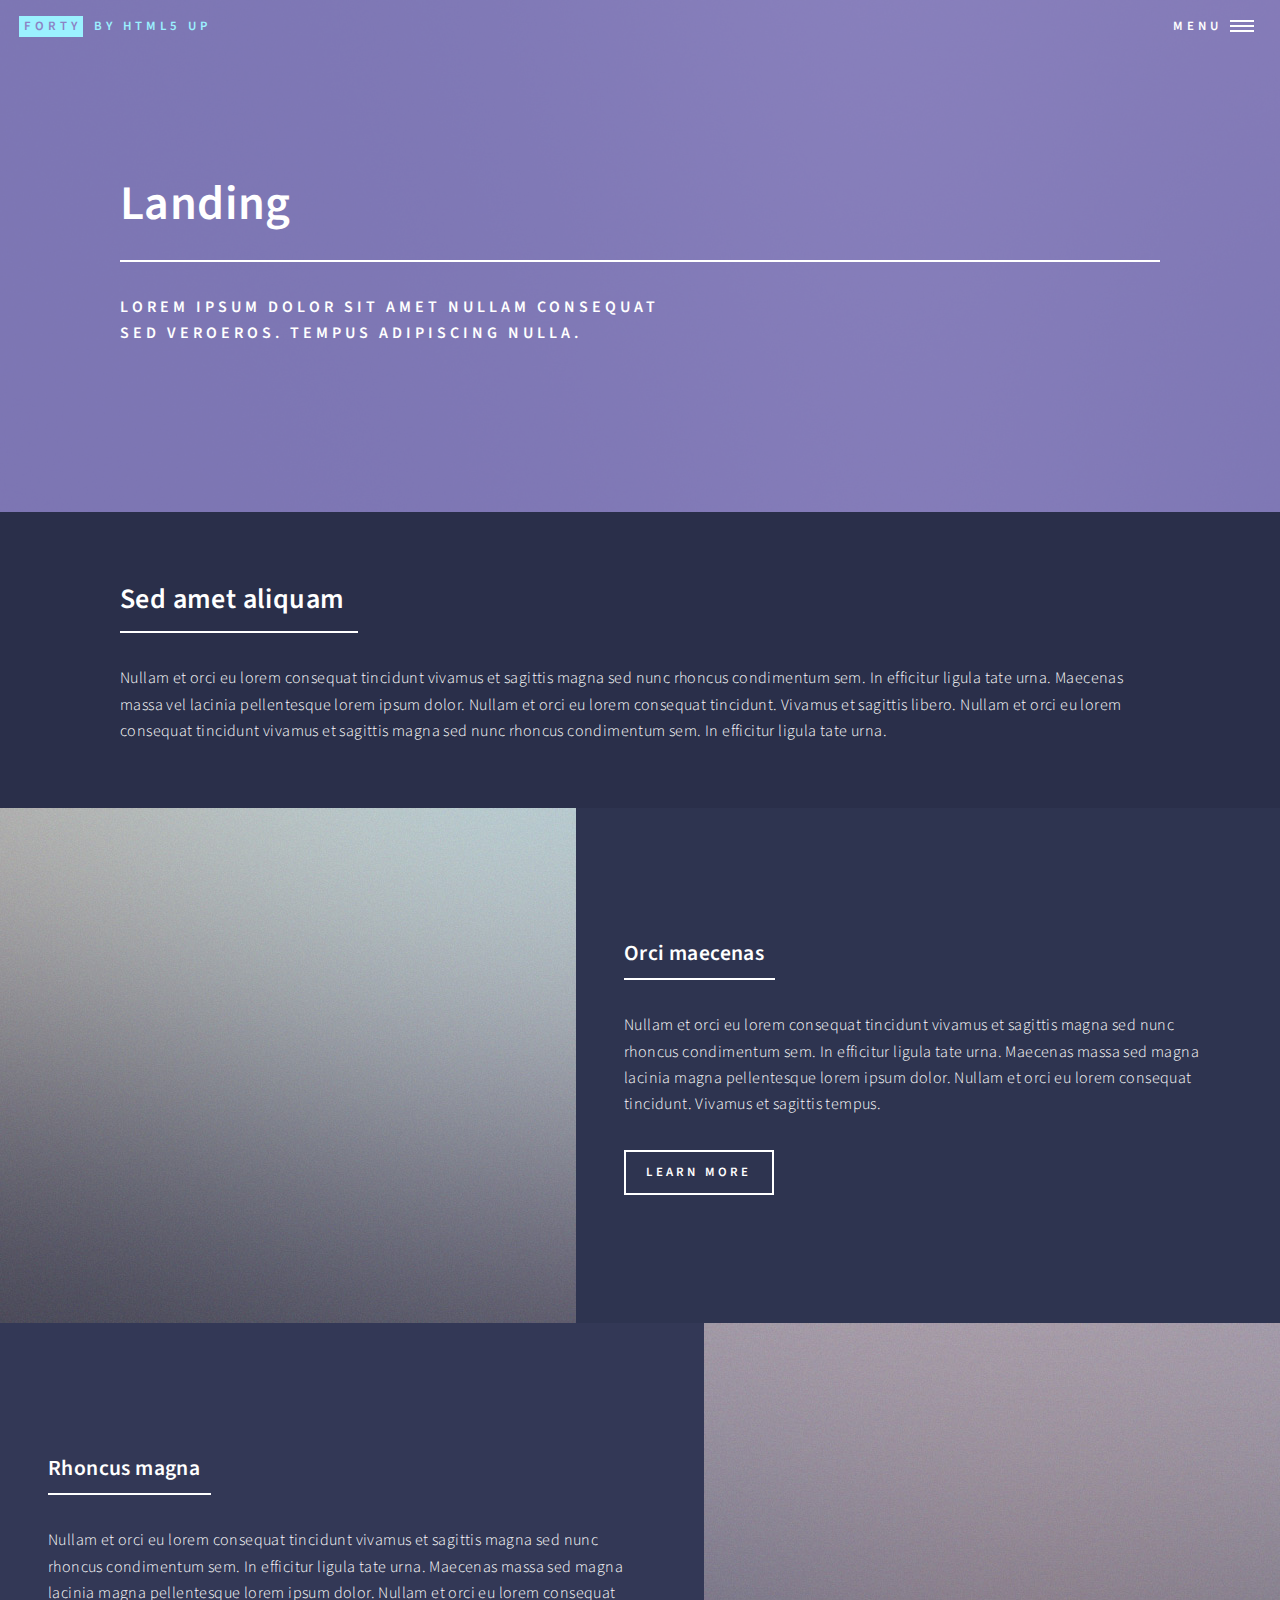
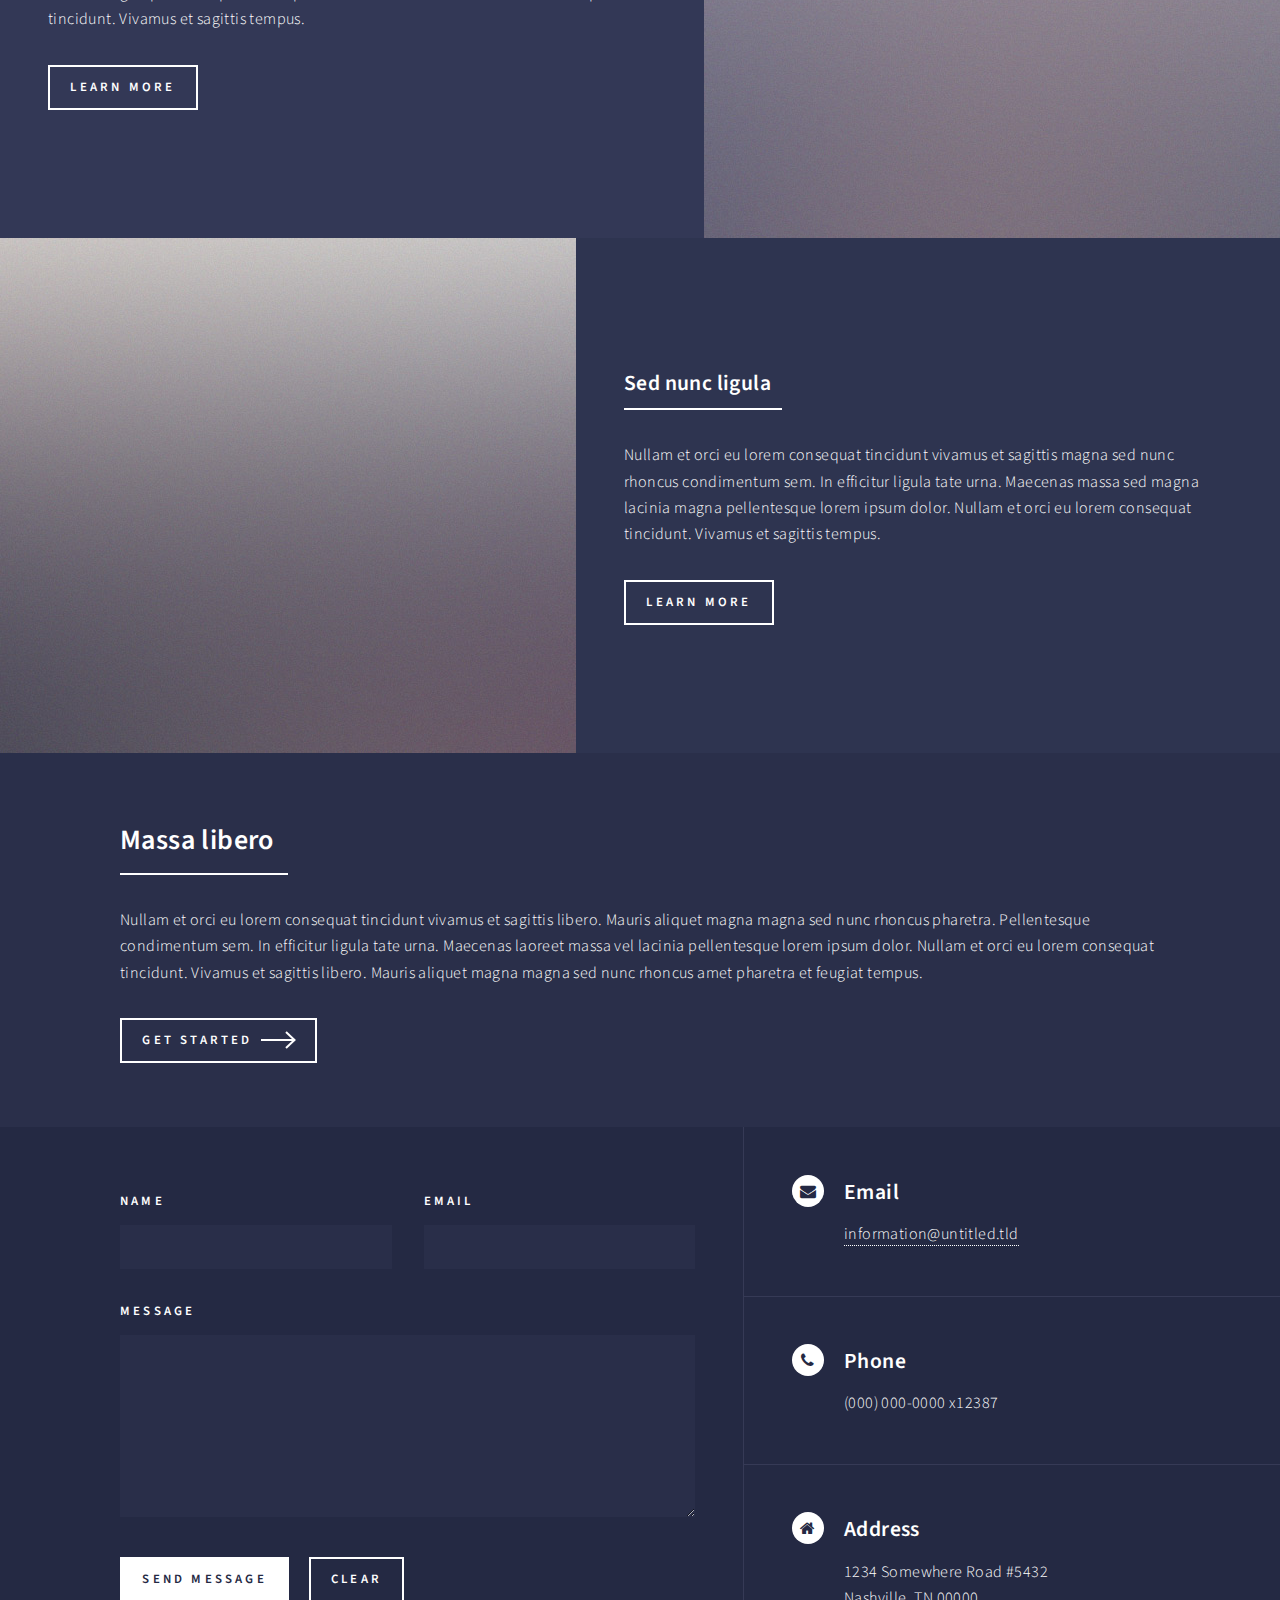
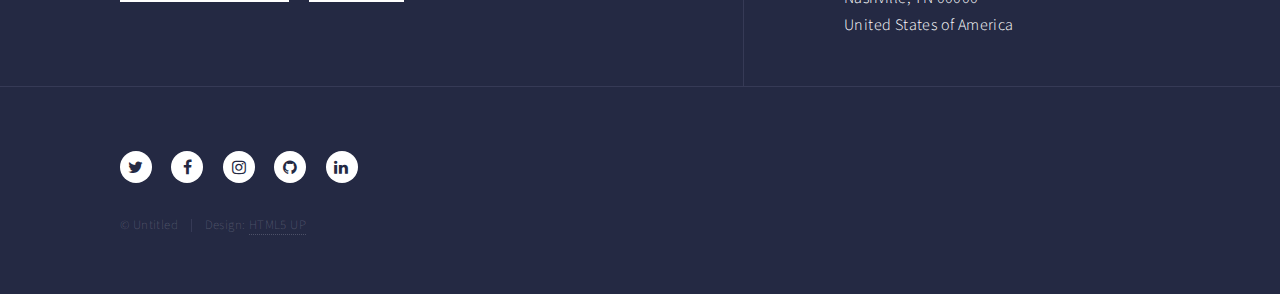
<file: landing.html>
<!DOCTYPE HTML>
<!--
	Forty by HTML5 UP
	html5up.net | @ajlkn
	Free for personal and commercial use under the CCA 3.0 license (html5up.net/license)
-->
<html>
	<head>
		<title>Landing - Forty by HTML5 UP</title>
		<meta charset="utf-8" />
		<meta name="viewport" content="width=device-width, initial-scale=1, user-scalable=no" />
		<!--[if lte IE 8]><script src="assets/js/ie/html5shiv.js"></script><![endif]-->
		<link rel="stylesheet" href="assets/css/main.css" />
		<!--[if lte IE 9]><link rel="stylesheet" href="assets/css/ie9.css" /><![endif]-->
		<!--[if lte IE 8]><link rel="stylesheet" href="assets/css/ie8.css" /><![endif]-->
	</head>
	<body>

		<!-- Wrapper -->
			<div id="wrapper">

				<!-- Header -->
				<!-- Note: The "styleN" class below should match that of the banner element. -->
					<header id="header" class="alt style2">
						<a href="index.html" class="logo"><strong>Forty</strong> <span>by HTML5 UP</span></a>
						<nav>
							<a href="#menu">Menu</a>
						</nav>
					</header>

				<!-- Menu -->
					<nav id="menu">
						<ul class="links">
							<li><a href="index.html">Home</a></li>
							<li><a href="landing.html">Landing</a></li>
							<li><a href="generic.html">Generic</a></li>
							<li><a href="elements.html">Elements</a></li>
						</ul>
						<ul class="actions vertical">
							<li><a href="#" class="button special fit">Get Started</a></li>
							<li><a href="#" class="button fit">Log In</a></li>
						</ul>
					</nav>

				<!-- Banner -->
				<!-- Note: The "styleN" class below should match that of the header element. -->
					<section id="banner" class="style2">
						<div class="inner">
							<span class="image">
								<img src="images/pic07.jpg" alt="" />
							</span>
							<header class="major">
								<h1>Landing</h1>
							</header>
							<div class="content">
								<p>Lorem ipsum dolor sit amet nullam consequat<br />
								sed veroeros. tempus adipiscing nulla.</p>
							</div>
						</div>
					</section>

				<!-- Main -->
					<div id="main">

						<!-- One -->
							<section id="one">
								<div class="inner">
									<header class="major">
										<h2>Sed amet aliquam</h2>
									</header>
									<p>Nullam et orci eu lorem consequat tincidunt vivamus et sagittis magna sed nunc rhoncus condimentum sem. In efficitur ligula tate urna. Maecenas massa vel lacinia pellentesque lorem ipsum dolor. Nullam et orci eu lorem consequat tincidunt. Vivamus et sagittis libero. Nullam et orci eu lorem consequat tincidunt vivamus et sagittis magna sed nunc rhoncus condimentum sem. In efficitur ligula tate urna.</p>
								</div>
							</section>

						<!-- Two -->
							<section id="two" class="spotlights">
								<section>
									<a href="generic.html" class="image">
										<img src="images/pic08.jpg" alt="" data-position="center center" />
									</a>
									<div class="content">
										<div class="inner">
											<header class="major">
												<h3>Orci maecenas</h3>
											</header>
											<p>Nullam et orci eu lorem consequat tincidunt vivamus et sagittis magna sed nunc rhoncus condimentum sem. In efficitur ligula tate urna. Maecenas massa sed magna lacinia magna pellentesque lorem ipsum dolor. Nullam et orci eu lorem consequat tincidunt. Vivamus et sagittis tempus.</p>
											<ul class="actions">
												<li><a href="generic.html" class="button">Learn more</a></li>
											</ul>
										</div>
									</div>
								</section>
								<section>
									<a href="generic.html" class="image">
										<img src="images/pic09.jpg" alt="" data-position="top center" />
									</a>
									<div class="content">
										<div class="inner">
											<header class="major">
												<h3>Rhoncus magna</h3>
											</header>
											<p>Nullam et orci eu lorem consequat tincidunt vivamus et sagittis magna sed nunc rhoncus condimentum sem. In efficitur ligula tate urna. Maecenas massa sed magna lacinia magna pellentesque lorem ipsum dolor. Nullam et orci eu lorem consequat tincidunt. Vivamus et sagittis tempus.</p>
											<ul class="actions">
												<li><a href="generic.html" class="button">Learn more</a></li>
											</ul>
										</div>
									</div>
								</section>
								<section>
									<a href="generic.html" class="image">
										<img src="images/pic10.jpg" alt="" data-position="25% 25%" />
									</a>
									<div class="content">
										<div class="inner">
											<header class="major">
												<h3>Sed nunc ligula</h3>
											</header>
											<p>Nullam et orci eu lorem consequat tincidunt vivamus et sagittis magna sed nunc rhoncus condimentum sem. In efficitur ligula tate urna. Maecenas massa sed magna lacinia magna pellentesque lorem ipsum dolor. Nullam et orci eu lorem consequat tincidunt. Vivamus et sagittis tempus.</p>
											<ul class="actions">
												<li><a href="generic.html" class="button">Learn more</a></li>
											</ul>
										</div>
									</div>
								</section>
							</section>

						<!-- Three -->
							<section id="three">
								<div class="inner">
									<header class="major">
										<h2>Massa libero</h2>
									</header>
									<p>Nullam et orci eu lorem consequat tincidunt vivamus et sagittis libero. Mauris aliquet magna magna sed nunc rhoncus pharetra. Pellentesque condimentum sem. In efficitur ligula tate urna. Maecenas laoreet massa vel lacinia pellentesque lorem ipsum dolor. Nullam et orci eu lorem consequat tincidunt. Vivamus et sagittis libero. Mauris aliquet magna magna sed nunc rhoncus amet pharetra et feugiat tempus.</p>
									<ul class="actions">
										<li><a href="generic.html" class="button next">Get Started</a></li>
									</ul>
								</div>
							</section>

					</div>

				<!-- Contact -->
					<section id="contact">
						<div class="inner">
							<section>
								<form method="post" action="#">
									<div class="field half first">
										<label for="name">Name</label>
										<input type="text" name="name" id="name" />
									</div>
									<div class="field half">
										<label for="email">Email</label>
										<input type="text" name="email" id="email" />
									</div>
									<div class="field">
										<label for="message">Message</label>
										<textarea name="message" id="message" rows="6"></textarea>
									</div>
									<ul class="actions">
										<li><input type="submit" value="Send Message" class="special" /></li>
										<li><input type="reset" value="Clear" /></li>
									</ul>
								</form>
							</section>
							<section class="split">
								<section>
									<div class="contact-method">
										<span class="icon alt fa-envelope"></span>
										<h3>Email</h3>
										<a href="#">information@untitled.tld</a>
									</div>
								</section>
								<section>
									<div class="contact-method">
										<span class="icon alt fa-phone"></span>
										<h3>Phone</h3>
										<span>(000) 000-0000 x12387</span>
									</div>
								</section>
								<section>
									<div class="contact-method">
										<span class="icon alt fa-home"></span>
										<h3>Address</h3>
										<span>1234 Somewhere Road #5432<br />
										Nashville, TN 00000<br />
										United States of America</span>
									</div>
								</section>
							</section>
						</div>
					</section>

				<!-- Footer -->
					<footer id="footer">
						<div class="inner">
							<ul class="icons">
								<li><a href="#" class="icon alt fa-twitter"><span class="label">Twitter</span></a></li>
								<li><a href="#" class="icon alt fa-facebook"><span class="label">Facebook</span></a></li>
								<li><a href="#" class="icon alt fa-instagram"><span class="label">Instagram</span></a></li>
								<li><a href="#" class="icon alt fa-github"><span class="label">GitHub</span></a></li>
								<li><a href="#" class="icon alt fa-linkedin"><span class="label">LinkedIn</span></a></li>
							</ul>
							<ul class="copyright">
								<li>&copy; Untitled</li><li>Design: <a href="https://html5up.net">HTML5 UP</a></li>
							</ul>
						</div>
					</footer>

			</div>

		<!-- Scripts -->
			<script src="assets/js/jquery.min.js"></script>
			<script src="assets/js/jquery.scrolly.min.js"></script>
			<script src="assets/js/jquery.scrollex.min.js"></script>
			<script src="assets/js/skel.min.js"></script>
			<script src="assets/js/util.js"></script>
			<!--[if lte IE 8]><script src="assets/js/ie/respond.min.js"></script><![endif]-->
			<script src="assets/js/main.js"></script>

	</body>
</html>
</file>
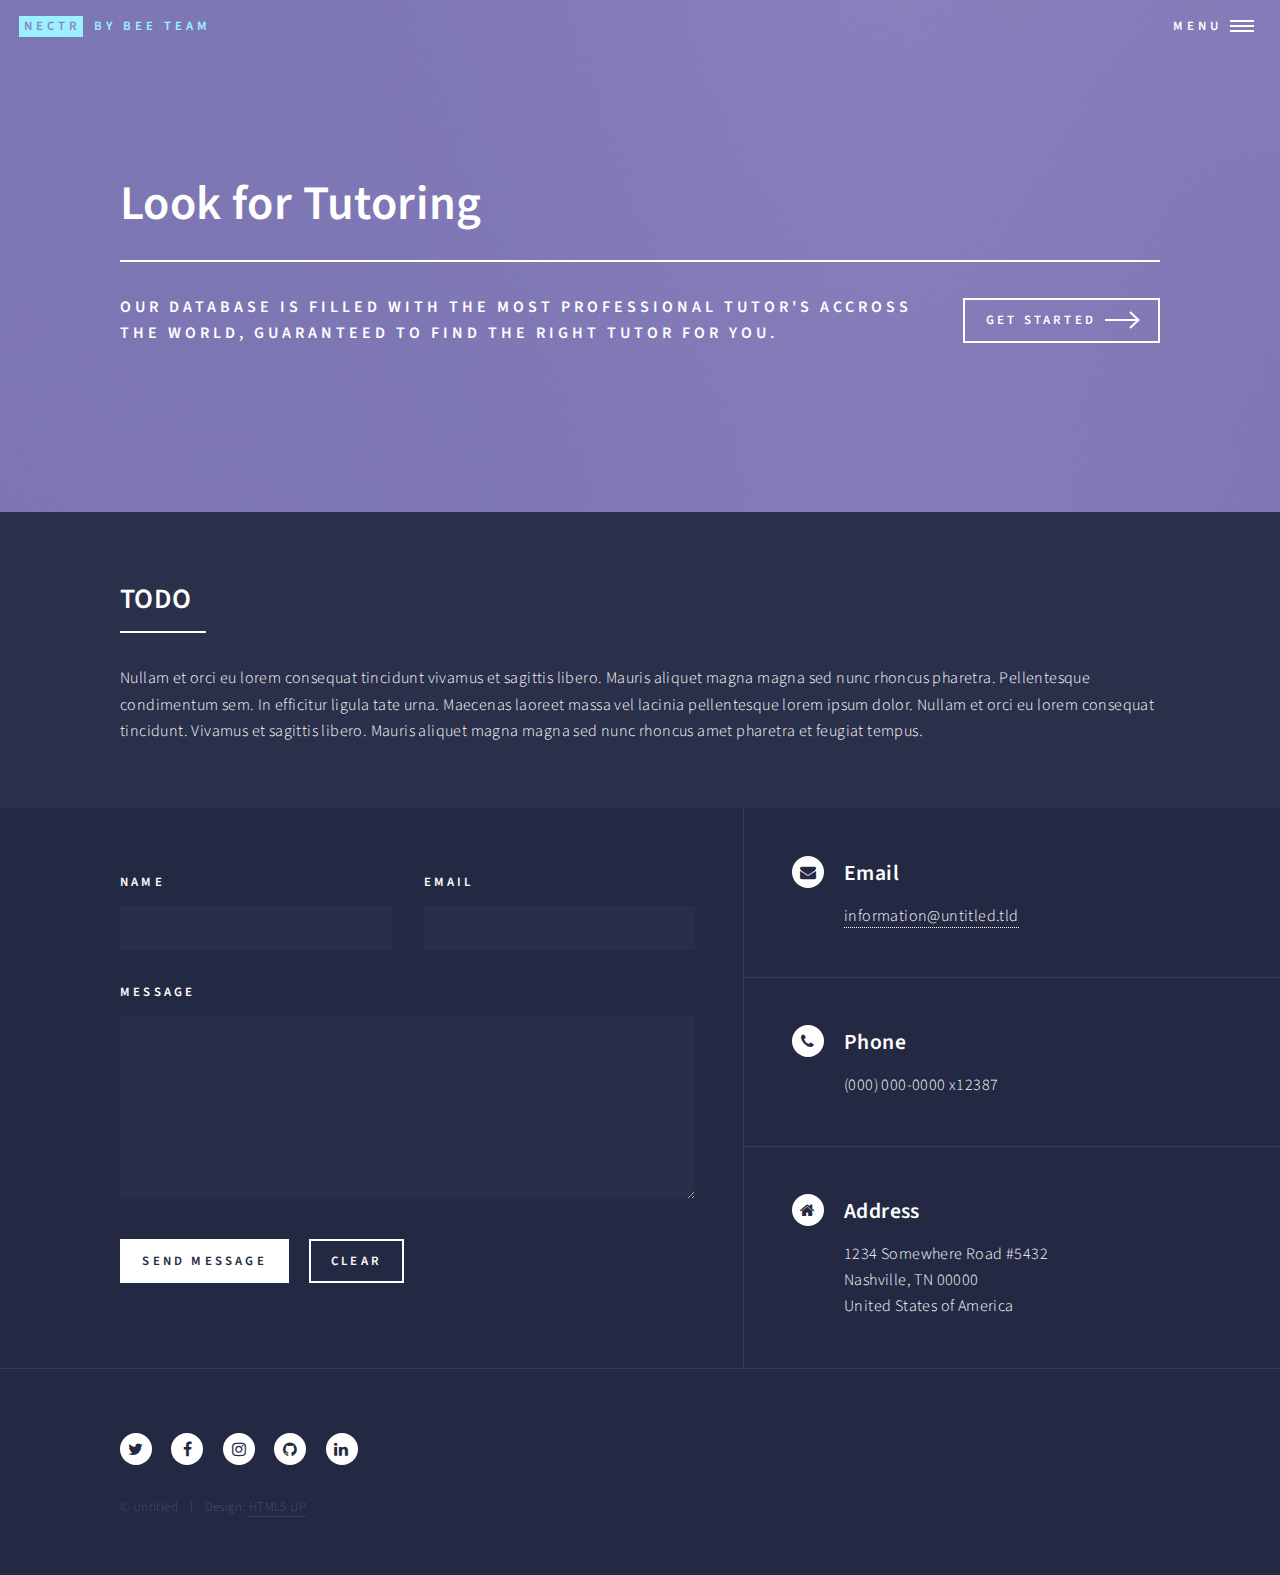
<file: look_for_tutoring.html>
<!DOCTYPE HTML>
<!--
	Forty by HTML5 UP
	html5up.net | @ajlkn
	Free for personal and commercial use under the CCA 3.0 license (html5up.net/license)
-->
<html>
	<head>
		<title>find a tutor - nectR by bee team</title>
		<meta charset="utf-8" />
		<meta name="viewport" content="width=device-width, initial-scale=1, user-scalable=no" />
		<!--[if lte IE 8]><script src="assets/js/ie/html5shiv.js"></script><![endif]-->
		<link rel="stylesheet" href="assets/css/main.css" />
		<!--[if lte IE 9]><link rel="stylesheet" href="assets/css/ie9.css" /><![endif]-->
		<!--[if lte IE 8]><link rel="stylesheet" href="assets/css/ie8.css" /><![endif]-->
	</head>
	<body>

		<!-- Wrapper -->
			<div id="wrapper">

				<!-- Header -->
				<!-- Note: The "styleN" class below should match that of the banner element. -->
					<header id="header" class="alt style2">
						<a href="index.html" class="logo"><strong>nectR</strong> <span>by bee team</span></a>
						<nav>
							<a href="#menu">Menu</a>
						</nav>
					</header>

				<!-- Menu -->
					<nav id="menu">
						<ul class="links">
							<li><a href="index.html">Home</a></li>
							<li><a href="landing.html">Landing</a></li>
							<li><a href="generic.html">Generic</a></li>
							<li><a href="elements.html">Elements</a></li>
						</ul>
						<ul class="actions vertical">
							<li><a href="#" class="button special fit">Get Started</a></li>
							<li><a href="#" class="button fit">Log In</a></li>
						</ul>
					</nav>

				<!-- Banner -->
				<!-- Note: The "styleN" class below should match that of the header element. -->
					<section id="banner" class="style2">
						<div class="inner">
							<span class="image">
								<img src="images/pic07.jpg" alt="" />
							</span>
							<header class="major">
								<h1>Look for Tutoring</h1>
							</header>
							<div class="content">
								<p>Our database is filled with the most professional tutor's accross the world, guaranteed to find the right tutor for you.</p>
								<ul class="actions">
									<li><a href="#one" class="button next scrolly">Get Started</a></li>
								</ul>
							</div>
						</div>
					</section>

				<!-- Main -->
					<div id="main">


						<!-- Three -->
							<section id="one">
								<div class="inner">
									<header class="major">
										<h2>TODO</h2>
									</header>
									<p>Nullam et orci eu lorem consequat tincidunt vivamus et sagittis libero. Mauris aliquet magna magna sed nunc rhoncus pharetra. Pellentesque condimentum sem. In efficitur ligula tate urna. Maecenas laoreet massa vel lacinia pellentesque lorem ipsum dolor. Nullam et orci eu lorem consequat tincidunt. Vivamus et sagittis libero. Mauris aliquet magna magna sed nunc rhoncus amet pharetra et feugiat tempus.</p>

								</div>
							</section>

					</div>

				<!-- Contact -->
					<section id="contact">
						<div class="inner">
							<section>
								<form method="post" action="#">
									<div class="field half first">
										<label for="name">Name</label>
										<input type="text" name="name" id="name" />
									</div>
									<div class="field half">
										<label for="email">Email</label>
										<input type="text" name="email" id="email" />
									</div>
									<div class="field">
										<label for="message">Message</label>
										<textarea name="message" id="message" rows="6"></textarea>
									</div>
									<ul class="actions">
										<li><input type="submit" value="Send Message" class="special" /></li>
										<li><input type="reset" value="Clear" /></li>
									</ul>
								</form>
							</section>
							<section class="split">
								<section>
									<div class="contact-method">
										<span class="icon alt fa-envelope"></span>
										<h3>Email</h3>
										<a href="#">information@untitled.tld</a>
									</div>
								</section>
								<section>
									<div class="contact-method">
										<span class="icon alt fa-phone"></span>
										<h3>Phone</h3>
										<span>(000) 000-0000 x12387</span>
									</div>
								</section>
								<section>
									<div class="contact-method">
										<span class="icon alt fa-home"></span>
										<h3>Address</h3>
										<span>1234 Somewhere Road #5432<br />
										Nashville, TN 00000<br />
										United States of America</span>
									</div>
								</section>
							</section>
						</div>
					</section>

				<!-- Footer -->
					<footer id="footer">
						<div class="inner">
							<ul class="icons">
								<li><a href="#" class="icon alt fa-twitter"><span class="label">Twitter</span></a></li>
								<li><a href="#" class="icon alt fa-facebook"><span class="label">Facebook</span></a></li>
								<li><a href="#" class="icon alt fa-instagram"><span class="label">Instagram</span></a></li>
								<li><a href="#" class="icon alt fa-github"><span class="label">GitHub</span></a></li>
								<li><a href="#" class="icon alt fa-linkedin"><span class="label">LinkedIn</span></a></li>
							</ul>
							<ul class="copyright">
								<li>&copy; Untitled</li><li>Design: <a href="https://html5up.net">HTML5 UP</a></li>
							</ul>
						</div>
					</footer>

			</div>

		<!-- Scripts -->
			<script src="assets/js/jquery.min.js"></script>
			<script src="assets/js/jquery.scrolly.min.js"></script>
			<script src="assets/js/jquery.scrollex.min.js"></script>
			<script src="assets/js/skel.min.js"></script>
			<script src="assets/js/util.js"></script>
			<!--[if lte IE 8]><script src="assets/js/ie/respond.min.js"></script><![endif]-->
			<script src="assets/js/main.js"></script>

	</body>
</html>
</file>
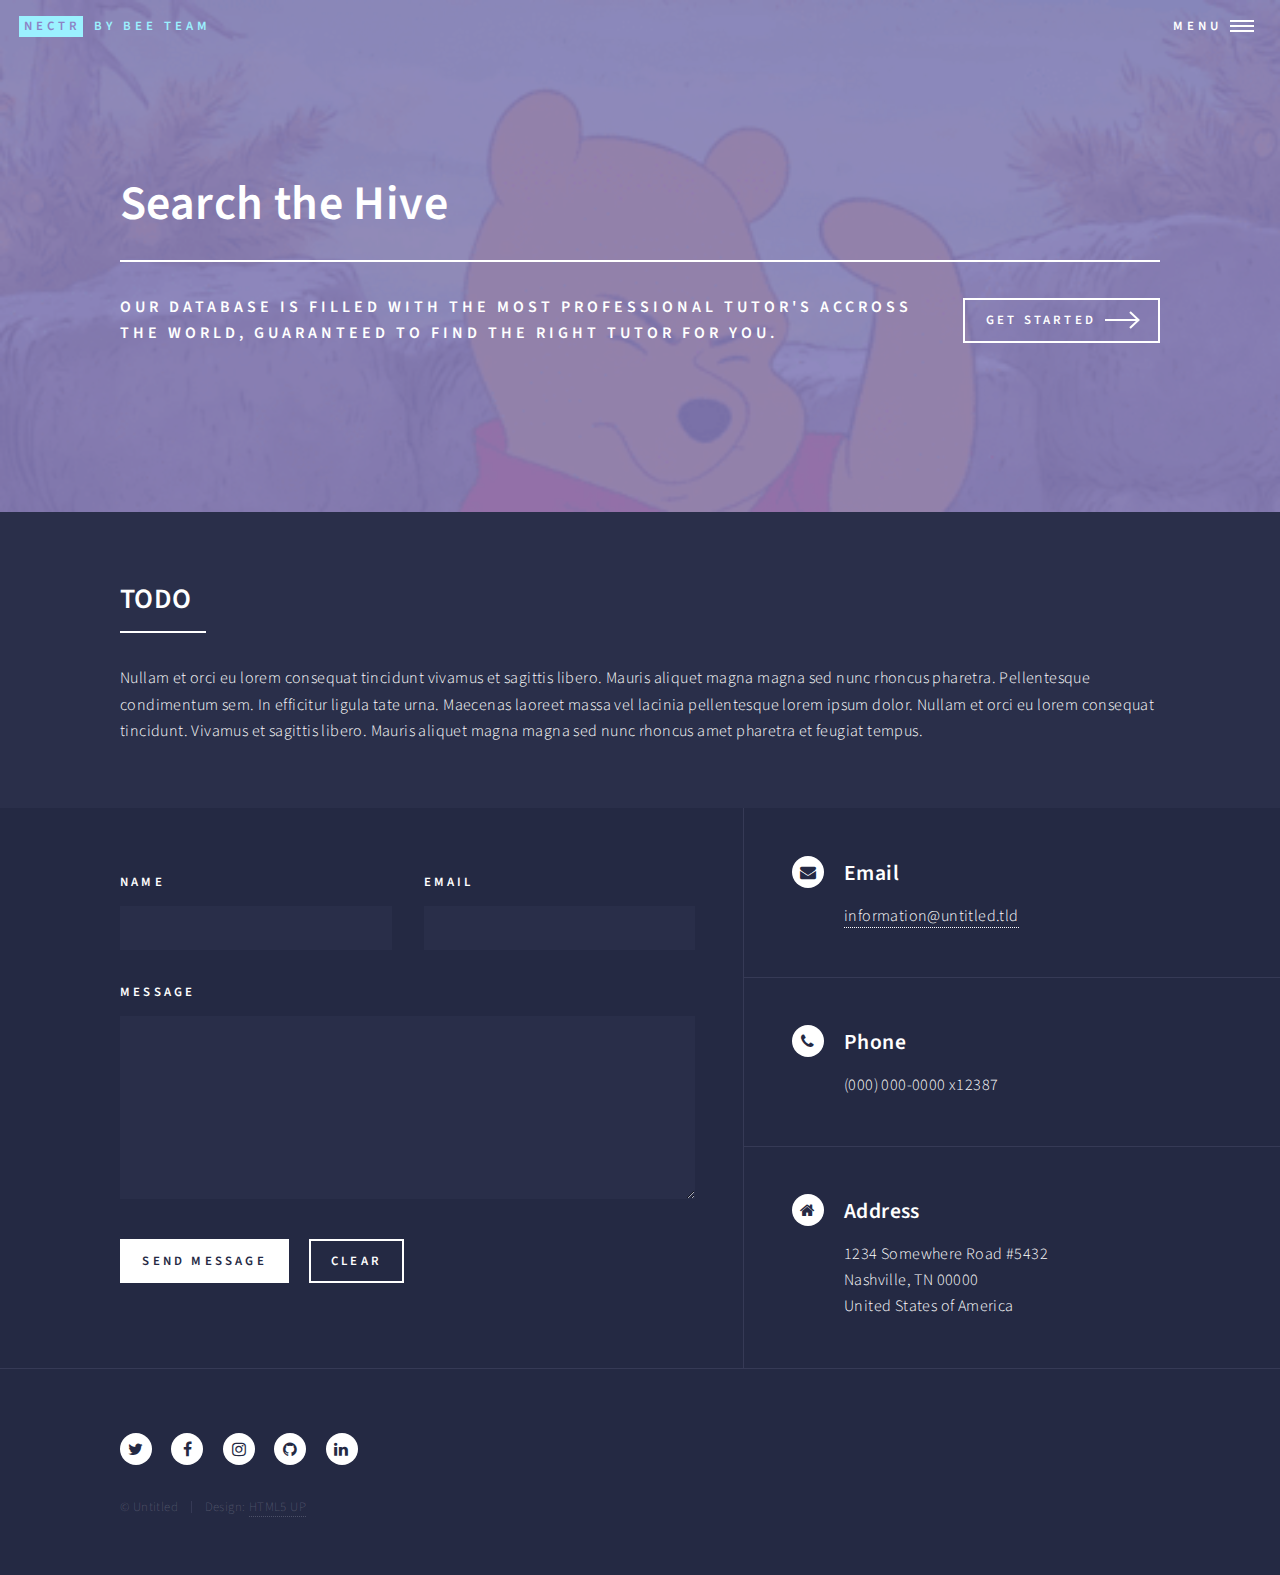
<file: search_the_hive.html>
<!DOCTYPE HTML>
<!--
	Forty by HTML5 UP
	html5up.net | @ajlkn
	Free for personal and commercial use under the CCA 3.0 license (html5up.net/license)
-->
<html>
	<head>
		<title>Search The Hive - nectR by bee team</title>
		<meta charset="utf-8" />
		<meta name="viewport" content="width=device-width, initial-scale=1, user-scalable=no" />
		<!--[if lte IE 8]><script src="assets/js/ie/html5shiv.js"></script><![endif]-->
		<link rel="stylesheet" href="assets/css/main.css" />
		<!--[if lte IE 9]><link rel="stylesheet" href="assets/css/ie9.css" /><![endif]-->
		<!--[if lte IE 8]><link rel="stylesheet" href="assets/css/ie8.css" /><![endif]-->
	</head>
	<body>

		<!-- Wrapper -->
			<div id="wrapper">

				<!-- Header -->
				<!-- Note: The "styleN" class below should match that of the banner element. -->
					<header id="header" class="alt style2">
						<a href="index.html" class="logo"><strong>nectR</strong> <span>by bee team</span></a>
						<nav>
							<a href="#menu">Menu</a>
						</nav>
					</header>

				<!-- Menu -->
					<nav id="menu">
						<ul class="links">
							<li><a href="index.html">Home</a></li>
							<li><a href="landing.html">Landing</a></li>
							<li><a href="generic.html">Generic</a></li>
							<li><a href="elements.html">Elements</a></li>
						</ul>
						<ul class="actions vertical">
							<li><a href="#" class="button special fit">Get Started</a></li>
							<li><a href="#" class="button fit">Log In</a></li>
						</ul>
					</nav>

				<!-- Banner -->
				<!-- Note: The "styleN" class below should match that of the header element. -->
					<section id="banner" class="style2">
						<div class="inner">
							<span class="image">
								<img src="images/thinkpooh.gif" alt="" />
							</span>
							<header class="major">
								<h1>Search the Hive</h1>
							</header>
							<div class="content">
								<p>Our database is filled with the most professional tutor's accross the world, guaranteed to find the right tutor for you.</p>
								<ul class="actions">
									<li><a href="#one" class="button next scrolly">Get Started</a></li>
								</ul>
							</div>
						</div>
					</section>

				<!-- Main -->
					<div id="main">


						<!-- Three -->
							<section id="one">
								<div class="inner">
									<header class="major">
										<h2>TODO</h2>
									</header>
									<p>Nullam et orci eu lorem consequat tincidunt vivamus et sagittis libero. Mauris aliquet magna magna sed nunc rhoncus pharetra. Pellentesque condimentum sem. In efficitur ligula tate urna. Maecenas laoreet massa vel lacinia pellentesque lorem ipsum dolor. Nullam et orci eu lorem consequat tincidunt. Vivamus et sagittis libero. Mauris aliquet magna magna sed nunc rhoncus amet pharetra et feugiat tempus.</p>

								</div>
							</section>

					</div>

				<!-- Contact -->
					<section id="contact">
						<div class="inner">
							<section>
								<form method="post" action="#">
									<div class="field half first">
										<label for="name">Name</label>
										<input type="text" name="name" id="name" />
									</div>
									<div class="field half">
										<label for="email">Email</label>
										<input type="text" name="email" id="email" />
									</div>
									<div class="field">
										<label for="message">Message</label>
										<textarea name="message" id="message" rows="6"></textarea>
									</div>
									<ul class="actions">
										<li><input type="submit" value="Send Message" class="special" /></li>
										<li><input type="reset" value="Clear" /></li>
									</ul>
								</form>
							</section>
							<section class="split">
								<section>
									<div class="contact-method">
										<span class="icon alt fa-envelope"></span>
										<h3>Email</h3>
										<a href="#">information@untitled.tld</a>
									</div>
								</section>
								<section>
									<div class="contact-method">
										<span class="icon alt fa-phone"></span>
										<h3>Phone</h3>
										<span>(000) 000-0000 x12387</span>
									</div>
								</section>
								<section>
									<div class="contact-method">
										<span class="icon alt fa-home"></span>
										<h3>Address</h3>
										<span>1234 Somewhere Road #5432<br />
										Nashville, TN 00000<br />
										United States of America</span>
									</div>
								</section>
							</section>
						</div>
					</section>

				<!-- Footer -->
					<footer id="footer">
						<div class="inner">
							<ul class="icons">
								<li><a href="#" class="icon alt fa-twitter"><span class="label">Twitter</span></a></li>
								<li><a href="#" class="icon alt fa-facebook"><span class="label">Facebook</span></a></li>
								<li><a href="#" class="icon alt fa-instagram"><span class="label">Instagram</span></a></li>
								<li><a href="#" class="icon alt fa-github"><span class="label">GitHub</span></a></li>
								<li><a href="#" class="icon alt fa-linkedin"><span class="label">LinkedIn</span></a></li>
							</ul>
							<ul class="copyright">
								<li>&copy; Untitled</li><li>Design: <a href="https://html5up.net">HTML5 UP</a></li>
							</ul>
						</div>
					</footer>

			</div>

		<!-- Scripts -->
			<script src="assets/js/jquery.min.js"></script>
			<script src="assets/js/jquery.scrolly.min.js"></script>
			<script src="assets/js/jquery.scrollex.min.js"></script>
			<script src="assets/js/skel.min.js"></script>
			<script src="assets/js/util.js"></script>
			<!--[if lte IE 8]><script src="assets/js/ie/respond.min.js"></script><![endif]-->
			<script src="assets/js/main.js"></script>

	</body>
</html>
</file>
<file: assets/css/ie9.css>
/*
	Forty by HTML5 UP
	html5up.net | @ajlkn
	Free for personal and commercial use under the CCA 3.0 license (html5up.net/license)
*/

/* Spotlights */

	.spotlights > section:after {
		content: '';
		display: block;
		clear: both;
	}

	.spotlights > section > .image {
		float: left;
	}

	.spotlights > section > .content {
		float: left;
	}

/* Tiles */

	.tiles:after {
		content: '';
		display: block;
		clear: both;
	}

	.tiles article {
		padding: 8em 4em 6em 4em ;
		float: left;
		height: auto;
		max-height: none;
		min-height: 0;
	}

/* Header */

	#header .logo {
		position: absolute;
		top: 0;
		left: 0;
	}

	#header nav {
		position: absolute;
		top: 0;
		right: 0;
	}

/* Banner */

	#banner {
		padding: 7em 0 4em 0 ;
		background-attachment: scroll;
		height: auto;
		max-height: none;
		min-height: 0;
	}

		#banner > .inner .content {
			display: block;
		}

			#banner > .inner .content > * {
				margin-left: 0;
				margin: 0 0 2em 0;
			}

		#banner.major {
			height: auto;
			max-height: none;
			min-height: 0;
		}

/* Contact */

	#contact:after {
		content: '';
		display: block;
		clear: both;
	}

	#contact > .inner > * {
		float: left;
	}

/* Menu */

	#menu .inner {
		margin: 0 auto;
	}
</file>
<file: assets/css/ie8.css>
/*
	Forty by HTML5 UP
	html5up.net | @ajlkn
	Free for personal and commercial use under the CCA 3.0 license (html5up.net/license)
*/

/* Button */

	.button {
		border: solid 2px !important;
	}

		.button.next {
			padding-right: 1.75em;
		}

			.button.next:before, .button.next:after {
				display: none;
			}

/* Tiles */

	.tiles article {
		width: 50%;
		-ms-behavior: url("assets/js/ie/backgroundsize.min.htc");
		background-size: cover;
	}

/* Banner */

	#banner {
		-ms-behavior: url("assets/js/ie/backgroundsize.min.htc");
	}

		#banner:after {
			display: none;
		}

/* Menu */

	#menu {
		background: #242943;
	}
</file>
<file: assets/css/main.css>
@import url(font-awesome.min.css);
@import url("https://fonts.googleapis.com/css?family=Source+Sans+Pro:300,300italic,600,600italic");

/*
	Forty by HTML5 UP
	html5up.net | @ajlkn
	Free for personal and commercial use under the CCA 3.0 license (html5up.net/license)
*/

/* Reset */

	html, body, div, span, applet, object, iframe, h1, h2, h3, h4, h5, h6, p, blockquote, pre, a, abbr, acronym, address, big, cite, code, del, dfn, em, img, ins, kbd, q, s, samp, small, strike, strong, sub, sup, tt, var, b, u, i, center, dl, dt, dd, ol, ul, li, fieldset, form, label, legend, table, caption, tbody, tfoot, thead, tr, th, td, article, aside, canvas, details, embed, figure, figcaption, footer, header, hgroup, menu, nav, output, ruby, section, summary, time, mark, audio, video {
		margin: 0;
		padding: 0;
		border: 0;
		font-size: 100%;
		font: inherit;
		vertical-align: baseline;
	}

	article, aside, details, figcaption, figure, footer, header, hgroup, menu, nav, section {
		display: block;
	}

	body {
		line-height: 1;
	}

	ol, ul {
		list-style: none;
	}

	blockquote, q {
		quotes: none;
	}

	blockquote:before, blockquote:after, q:before, q:after {
		content: '';
		content: none;
	}

	table {
		border-collapse: collapse;
		border-spacing: 0;
	}

	body {
		-webkit-text-size-adjust: none;
	}

/* Box Model */

	*, *:before, *:after {
		-moz-box-sizing: border-box;
		-webkit-box-sizing: border-box;
		box-sizing: border-box;
	}

/* Grid */

	.row {
		border-bottom: solid 1px transparent;
		-moz-box-sizing: border-box;
		-webkit-box-sizing: border-box;
		box-sizing: border-box;
	}

	.row > * {
		float: left;
		-moz-box-sizing: border-box;
		-webkit-box-sizing: border-box;
		box-sizing: border-box;
	}

	.row:after, .row:before {
		content: '';
		display: block;
		clear: both;
		height: 0;
	}

	.row.uniform > * > :first-child {
		margin-top: 0;
	}

	.row.uniform > * > :last-child {
		margin-bottom: 0;
	}

	.row.\30 \25 > * {
		padding: 0 0 0 0em;
	}

	.row.\30 \25 {
		margin: 0 0 -1px 0em;
	}

	.row.uniform.\30 \25 > * {
		padding: 0em 0 0 0em;
	}

	.row.uniform.\30 \25 {
		margin: 0em 0 -1px 0em;
	}

	.row > * {
		padding: 0 0 0 2em;
	}

	.row {
		margin: 0 0 -1px -2em;
	}

	.row.uniform > * {
		padding: 2em 0 0 2em;
	}

	.row.uniform {
		margin: -2em 0 -1px -2em;
	}

	.row.\32 00\25 > * {
		padding: 0 0 0 4em;
	}

	.row.\32 00\25 {
		margin: 0 0 -1px -4em;
	}

	.row.uniform.\32 00\25 > * {
		padding: 4em 0 0 4em;
	}

	.row.uniform.\32 00\25 {
		margin: -4em 0 -1px -4em;
	}

	.row.\31 50\25 > * {
		padding: 0 0 0 3em;
	}

	.row.\31 50\25 {
		margin: 0 0 -1px -3em;
	}

	.row.uniform.\31 50\25 > * {
		padding: 3em 0 0 3em;
	}

	.row.uniform.\31 50\25 {
		margin: -3em 0 -1px -3em;
	}

	.row.\35 0\25 > * {
		padding: 0 0 0 1em;
	}

	.row.\35 0\25 {
		margin: 0 0 -1px -1em;
	}

	.row.uniform.\35 0\25 > * {
		padding: 1em 0 0 1em;
	}

	.row.uniform.\35 0\25 {
		margin: -1em 0 -1px -1em;
	}

	.row.\32 5\25 > * {
		padding: 0 0 0 0.5em;
	}

	.row.\32 5\25 {
		margin: 0 0 -1px -0.5em;
	}

	.row.uniform.\32 5\25 > * {
		padding: 0.5em 0 0 0.5em;
	}

	.row.uniform.\32 5\25 {
		margin: -0.5em 0 -1px -0.5em;
	}

	.\31 2u, .\31 2u\24 {
		width: 100%;
		clear: none;
		margin-left: 0;
	}

	.\31 1u, .\31 1u\24 {
		width: 91.6666666667%;
		clear: none;
		margin-left: 0;
	}

	.\31 0u, .\31 0u\24 {
		width: 83.3333333333%;
		clear: none;
		margin-left: 0;
	}

	.\39 u, .\39 u\24 {
		width: 75%;
		clear: none;
		margin-left: 0;
	}

	.\38 u, .\38 u\24 {
		width: 66.6666666667%;
		clear: none;
		margin-left: 0;
	}

	.\37 u, .\37 u\24 {
		width: 58.3333333333%;
		clear: none;
		margin-left: 0;
	}

	.\36 u, .\36 u\24 {
		width: 50%;
		clear: none;
		margin-left: 0;
	}

	.\35 u, .\35 u\24 {
		width: 41.6666666667%;
		clear: none;
		margin-left: 0;
	}

	.\34 u, .\34 u\24 {
		width: 33.3333333333%;
		clear: none;
		margin-left: 0;
	}

	.\33 u, .\33 u\24 {
		width: 25%;
		clear: none;
		margin-left: 0;
	}

	.\32 u, .\32 u\24 {
		width: 16.6666666667%;
		clear: none;
		margin-left: 0;
	}

	.\31 u, .\31 u\24 {
		width: 8.3333333333%;
		clear: none;
		margin-left: 0;
	}

	.\31 2u\24 + *,
	.\31 1u\24 + *,
	.\31 0u\24 + *,
	.\39 u\24 + *,
	.\38 u\24 + *,
	.\37 u\24 + *,
	.\36 u\24 + *,
	.\35 u\24 + *,
	.\34 u\24 + *,
	.\33 u\24 + *,
	.\32 u\24 + *,
	.\31 u\24 + * {
		clear: left;
	}

	.\-11u {
		margin-left: 91.66667%;
	}

	.\-10u {
		margin-left: 83.33333%;
	}

	.\-9u {
		margin-left: 75%;
	}

	.\-8u {
		margin-left: 66.66667%;
	}

	.\-7u {
		margin-left: 58.33333%;
	}

	.\-6u {
		margin-left: 50%;
	}

	.\-5u {
		margin-left: 41.66667%;
	}

	.\-4u {
		margin-left: 33.33333%;
	}

	.\-3u {
		margin-left: 25%;
	}

	.\-2u {
		margin-left: 16.66667%;
	}

	.\-1u {
		margin-left: 8.33333%;
	}

	@media screen and (max-width: 1680px) {

		.row > * {
			padding: 0 0 0 2em;
		}

		.row {
			margin: 0 0 -1px -2em;
		}

		.row.uniform > * {
			padding: 2em 0 0 2em;
		}

		.row.uniform {
			margin: -2em 0 -1px -2em;
		}

		.row.\32 00\25 > * {
			padding: 0 0 0 4em;
		}

		.row.\32 00\25 {
			margin: 0 0 -1px -4em;
		}

		.row.uniform.\32 00\25 > * {
			padding: 4em 0 0 4em;
		}

		.row.uniform.\32 00\25 {
			margin: -4em 0 -1px -4em;
		}

		.row.\31 50\25 > * {
			padding: 0 0 0 3em;
		}

		.row.\31 50\25 {
			margin: 0 0 -1px -3em;
		}

		.row.uniform.\31 50\25 > * {
			padding: 3em 0 0 3em;
		}

		.row.uniform.\31 50\25 {
			margin: -3em 0 -1px -3em;
		}

		.row.\35 0\25 > * {
			padding: 0 0 0 1em;
		}

		.row.\35 0\25 {
			margin: 0 0 -1px -1em;
		}

		.row.uniform.\35 0\25 > * {
			padding: 1em 0 0 1em;
		}

		.row.uniform.\35 0\25 {
			margin: -1em 0 -1px -1em;
		}

		.row.\32 5\25 > * {
			padding: 0 0 0 0.5em;
		}

		.row.\32 5\25 {
			margin: 0 0 -1px -0.5em;
		}

		.row.uniform.\32 5\25 > * {
			padding: 0.5em 0 0 0.5em;
		}

		.row.uniform.\32 5\25 {
			margin: -0.5em 0 -1px -0.5em;
		}

		.\31 2u\28xlarge\29, .\31 2u\24\28xlarge\29 {
			width: 100%;
			clear: none;
			margin-left: 0;
		}

		.\31 1u\28xlarge\29, .\31 1u\24\28xlarge\29 {
			width: 91.6666666667%;
			clear: none;
			margin-left: 0;
		}

		.\31 0u\28xlarge\29, .\31 0u\24\28xlarge\29 {
			width: 83.3333333333%;
			clear: none;
			margin-left: 0;
		}

		.\39 u\28xlarge\29, .\39 u\24\28xlarge\29 {
			width: 75%;
			clear: none;
			margin-left: 0;
		}

		.\38 u\28xlarge\29, .\38 u\24\28xlarge\29 {
			width: 66.6666666667%;
			clear: none;
			margin-left: 0;
		}

		.\37 u\28xlarge\29, .\37 u\24\28xlarge\29 {
			width: 58.3333333333%;
			clear: none;
			margin-left: 0;
		}

		.\36 u\28xlarge\29, .\36 u\24\28xlarge\29 {
			width: 50%;
			clear: none;
			margin-left: 0;
		}

		.\35 u\28xlarge\29, .\35 u\24\28xlarge\29 {
			width: 41.6666666667%;
			clear: none;
			margin-left: 0;
		}

		.\34 u\28xlarge\29, .\34 u\24\28xlarge\29 {
			width: 33.3333333333%;
			clear: none;
			margin-left: 0;
		}

		.\33 u\28xlarge\29, .\33 u\24\28xlarge\29 {
			width: 25%;
			clear: none;
			margin-left: 0;
		}

		.\32 u\28xlarge\29, .\32 u\24\28xlarge\29 {
			width: 16.6666666667%;
			clear: none;
			margin-left: 0;
		}

		.\31 u\28xlarge\29, .\31 u\24\28xlarge\29 {
			width: 8.3333333333%;
			clear: none;
			margin-left: 0;
		}

		.\31 2u\24\28xlarge\29 + *,
		.\31 1u\24\28xlarge\29 + *,
		.\31 0u\24\28xlarge\29 + *,
		.\39 u\24\28xlarge\29 + *,
		.\38 u\24\28xlarge\29 + *,
		.\37 u\24\28xlarge\29 + *,
		.\36 u\24\28xlarge\29 + *,
		.\35 u\24\28xlarge\29 + *,
		.\34 u\24\28xlarge\29 + *,
		.\33 u\24\28xlarge\29 + *,
		.\32 u\24\28xlarge\29 + *,
		.\31 u\24\28xlarge\29 + * {
			clear: left;
		}

		.\-11u\28xlarge\29 {
			margin-left: 91.66667%;
		}

		.\-10u\28xlarge\29 {
			margin-left: 83.33333%;
		}

		.\-9u\28xlarge\29 {
			margin-left: 75%;
		}

		.\-8u\28xlarge\29 {
			margin-left: 66.66667%;
		}

		.\-7u\28xlarge\29 {
			margin-left: 58.33333%;
		}

		.\-6u\28xlarge\29 {
			margin-left: 50%;
		}

		.\-5u\28xlarge\29 {
			margin-left: 41.66667%;
		}

		.\-4u\28xlarge\29 {
			margin-left: 33.33333%;
		}

		.\-3u\28xlarge\29 {
			margin-left: 25%;
		}

		.\-2u\28xlarge\29 {
			margin-left: 16.66667%;
		}

		.\-1u\28xlarge\29 {
			margin-left: 8.33333%;
		}

	}

	@media screen and (max-width: 1280px) {

		.row > * {
			padding: 0 0 0 1.5em;
		}

		.row {
			margin: 0 0 -1px -1.5em;
		}

		.row.uniform > * {
			padding: 1.5em 0 0 1.5em;
		}

		.row.uniform {
			margin: -1.5em 0 -1px -1.5em;
		}

		.row.\32 00\25 > * {
			padding: 0 0 0 3em;
		}

		.row.\32 00\25 {
			margin: 0 0 -1px -3em;
		}

		.row.uniform.\32 00\25 > * {
			padding: 3em 0 0 3em;
		}

		.row.uniform.\32 00\25 {
			margin: -3em 0 -1px -3em;
		}

		.row.\31 50\25 > * {
			padding: 0 0 0 2.25em;
		}

		.row.\31 50\25 {
			margin: 0 0 -1px -2.25em;
		}

		.row.uniform.\31 50\25 > * {
			padding: 2.25em 0 0 2.25em;
		}

		.row.uniform.\31 50\25 {
			margin: -2.25em 0 -1px -2.25em;
		}

		.row.\35 0\25 > * {
			padding: 0 0 0 0.75em;
		}

		.row.\35 0\25 {
			margin: 0 0 -1px -0.75em;
		}

		.row.uniform.\35 0\25 > * {
			padding: 0.75em 0 0 0.75em;
		}

		.row.uniform.\35 0\25 {
			margin: -0.75em 0 -1px -0.75em;
		}

		.row.\32 5\25 > * {
			padding: 0 0 0 0.375em;
		}

		.row.\32 5\25 {
			margin: 0 0 -1px -0.375em;
		}

		.row.uniform.\32 5\25 > * {
			padding: 0.375em 0 0 0.375em;
		}

		.row.uniform.\32 5\25 {
			margin: -0.375em 0 -1px -0.375em;
		}

		.\31 2u\28large\29, .\31 2u\24\28large\29 {
			width: 100%;
			clear: none;
			margin-left: 0;
		}

		.\31 1u\28large\29, .\31 1u\24\28large\29 {
			width: 91.6666666667%;
			clear: none;
			margin-left: 0;
		}

		.\31 0u\28large\29, .\31 0u\24\28large\29 {
			width: 83.3333333333%;
			clear: none;
			margin-left: 0;
		}

		.\39 u\28large\29, .\39 u\24\28large\29 {
			width: 75%;
			clear: none;
			margin-left: 0;
		}

		.\38 u\28large\29, .\38 u\24\28large\29 {
			width: 66.6666666667%;
			clear: none;
			margin-left: 0;
		}

		.\37 u\28large\29, .\37 u\24\28large\29 {
			width: 58.3333333333%;
			clear: none;
			margin-left: 0;
		}

		.\36 u\28large\29, .\36 u\24\28large\29 {
			width: 50%;
			clear: none;
			margin-left: 0;
		}

		.\35 u\28large\29, .\35 u\24\28large\29 {
			width: 41.6666666667%;
			clear: none;
			margin-left: 0;
		}

		.\34 u\28large\29, .\34 u\24\28large\29 {
			width: 33.3333333333%;
			clear: none;
			margin-left: 0;
		}

		.\33 u\28large\29, .\33 u\24\28large\29 {
			width: 25%;
			clear: none;
			margin-left: 0;
		}

		.\32 u\28large\29, .\32 u\24\28large\29 {
			width: 16.6666666667%;
			clear: none;
			margin-left: 0;
		}

		.\31 u\28large\29, .\31 u\24\28large\29 {
			width: 8.3333333333%;
			clear: none;
			margin-left: 0;
		}

		.\31 2u\24\28large\29 + *,
		.\31 1u\24\28large\29 + *,
		.\31 0u\24\28large\29 + *,
		.\39 u\24\28large\29 + *,
		.\38 u\24\28large\29 + *,
		.\37 u\24\28large\29 + *,
		.\36 u\24\28large\29 + *,
		.\35 u\24\28large\29 + *,
		.\34 u\24\28large\29 + *,
		.\33 u\24\28large\29 + *,
		.\32 u\24\28large\29 + *,
		.\31 u\24\28large\29 + * {
			clear: left;
		}

		.\-11u\28large\29 {
			margin-left: 91.66667%;
		}

		.\-10u\28large\29 {
			margin-left: 83.33333%;
		}

		.\-9u\28large\29 {
			margin-left: 75%;
		}

		.\-8u\28large\29 {
			margin-left: 66.66667%;
		}

		.\-7u\28large\29 {
			margin-left: 58.33333%;
		}

		.\-6u\28large\29 {
			margin-left: 50%;
		}

		.\-5u\28large\29 {
			margin-left: 41.66667%;
		}

		.\-4u\28large\29 {
			margin-left: 33.33333%;
		}

		.\-3u\28large\29 {
			margin-left: 25%;
		}

		.\-2u\28large\29 {
			margin-left: 16.66667%;
		}

		.\-1u\28large\29 {
			margin-left: 8.33333%;
		}

	}

	@media screen and (max-width: 980px) {

		.row > * {
			padding: 0 0 0 1.5em;
		}

		.row {
			margin: 0 0 -1px -1.5em;
		}

		.row.uniform > * {
			padding: 1.5em 0 0 1.5em;
		}

		.row.uniform {
			margin: -1.5em 0 -1px -1.5em;
		}

		.row.\32 00\25 > * {
			padding: 0 0 0 3em;
		}

		.row.\32 00\25 {
			margin: 0 0 -1px -3em;
		}

		.row.uniform.\32 00\25 > * {
			padding: 3em 0 0 3em;
		}

		.row.uniform.\32 00\25 {
			margin: -3em 0 -1px -3em;
		}

		.row.\31 50\25 > * {
			padding: 0 0 0 2.25em;
		}

		.row.\31 50\25 {
			margin: 0 0 -1px -2.25em;
		}

		.row.uniform.\31 50\25 > * {
			padding: 2.25em 0 0 2.25em;
		}

		.row.uniform.\31 50\25 {
			margin: -2.25em 0 -1px -2.25em;
		}

		.row.\35 0\25 > * {
			padding: 0 0 0 0.75em;
		}

		.row.\35 0\25 {
			margin: 0 0 -1px -0.75em;
		}

		.row.uniform.\35 0\25 > * {
			padding: 0.75em 0 0 0.75em;
		}

		.row.uniform.\35 0\25 {
			margin: -0.75em 0 -1px -0.75em;
		}

		.row.\32 5\25 > * {
			padding: 0 0 0 0.375em;
		}

		.row.\32 5\25 {
			margin: 0 0 -1px -0.375em;
		}

		.row.uniform.\32 5\25 > * {
			padding: 0.375em 0 0 0.375em;
		}

		.row.uniform.\32 5\25 {
			margin: -0.375em 0 -1px -0.375em;
		}

		.\31 2u\28medium\29, .\31 2u\24\28medium\29 {
			width: 100%;
			clear: none;
			margin-left: 0;
		}

		.\31 1u\28medium\29, .\31 1u\24\28medium\29 {
			width: 91.6666666667%;
			clear: none;
			margin-left: 0;
		}

		.\31 0u\28medium\29, .\31 0u\24\28medium\29 {
			width: 83.3333333333%;
			clear: none;
			margin-left: 0;
		}

		.\39 u\28medium\29, .\39 u\24\28medium\29 {
			width: 75%;
			clear: none;
			margin-left: 0;
		}

		.\38 u\28medium\29, .\38 u\24\28medium\29 {
			width: 66.6666666667%;
			clear: none;
			margin-left: 0;
		}

		.\37 u\28medium\29, .\37 u\24\28medium\29 {
			width: 58.3333333333%;
			clear: none;
			margin-left: 0;
		}

		.\36 u\28medium\29, .\36 u\24\28medium\29 {
			width: 50%;
			clear: none;
			margin-left: 0;
		}

		.\35 u\28medium\29, .\35 u\24\28medium\29 {
			width: 41.6666666667%;
			clear: none;
			margin-left: 0;
		}

		.\34 u\28medium\29, .\34 u\24\28medium\29 {
			width: 33.3333333333%;
			clear: none;
			margin-left: 0;
		}

		.\33 u\28medium\29, .\33 u\24\28medium\29 {
			width: 25%;
			clear: none;
			margin-left: 0;
		}

		.\32 u\28medium\29, .\32 u\24\28medium\29 {
			width: 16.6666666667%;
			clear: none;
			margin-left: 0;
		}

		.\31 u\28medium\29, .\31 u\24\28medium\29 {
			width: 8.3333333333%;
			clear: none;
			margin-left: 0;
		}

		.\31 2u\24\28medium\29 + *,
		.\31 1u\24\28medium\29 + *,
		.\31 0u\24\28medium\29 + *,
		.\39 u\24\28medium\29 + *,
		.\38 u\24\28medium\29 + *,
		.\37 u\24\28medium\29 + *,
		.\36 u\24\28medium\29 + *,
		.\35 u\24\28medium\29 + *,
		.\34 u\24\28medium\29 + *,
		.\33 u\24\28medium\29 + *,
		.\32 u\24\28medium\29 + *,
		.\31 u\24\28medium\29 + * {
			clear: left;
		}

		.\-11u\28medium\29 {
			margin-left: 91.66667%;
		}

		.\-10u\28medium\29 {
			margin-left: 83.33333%;
		}

		.\-9u\28medium\29 {
			margin-left: 75%;
		}

		.\-8u\28medium\29 {
			margin-left: 66.66667%;
		}

		.\-7u\28medium\29 {
			margin-left: 58.33333%;
		}

		.\-6u\28medium\29 {
			margin-left: 50%;
		}

		.\-5u\28medium\29 {
			margin-left: 41.66667%;
		}

		.\-4u\28medium\29 {
			margin-left: 33.33333%;
		}

		.\-3u\28medium\29 {
			margin-left: 25%;
		}

		.\-2u\28medium\29 {
			margin-left: 16.66667%;
		}

		.\-1u\28medium\29 {
			margin-left: 8.33333%;
		}

	}

	@media screen and (max-width: 736px) {

		.row > * {
			padding: 0 0 0 1.25em;
		}

		.row {
			margin: 0 0 -1px -1.25em;
		}

		.row.uniform > * {
			padding: 1.25em 0 0 1.25em;
		}

		.row.uniform {
			margin: -1.25em 0 -1px -1.25em;
		}

		.row.\32 00\25 > * {
			padding: 0 0 0 2.5em;
		}

		.row.\32 00\25 {
			margin: 0 0 -1px -2.5em;
		}

		.row.uniform.\32 00\25 > * {
			padding: 2.5em 0 0 2.5em;
		}

		.row.uniform.\32 00\25 {
			margin: -2.5em 0 -1px -2.5em;
		}

		.row.\31 50\25 > * {
			padding: 0 0 0 1.875em;
		}

		.row.\31 50\25 {
			margin: 0 0 -1px -1.875em;
		}

		.row.uniform.\31 50\25 > * {
			padding: 1.875em 0 0 1.875em;
		}

		.row.uniform.\31 50\25 {
			margin: -1.875em 0 -1px -1.875em;
		}

		.row.\35 0\25 > * {
			padding: 0 0 0 0.625em;
		}

		.row.\35 0\25 {
			margin: 0 0 -1px -0.625em;
		}

		.row.uniform.\35 0\25 > * {
			padding: 0.625em 0 0 0.625em;
		}

		.row.uniform.\35 0\25 {
			margin: -0.625em 0 -1px -0.625em;
		}

		.row.\32 5\25 > * {
			padding: 0 0 0 0.3125em;
		}

		.row.\32 5\25 {
			margin: 0 0 -1px -0.3125em;
		}

		.row.uniform.\32 5\25 > * {
			padding: 0.3125em 0 0 0.3125em;
		}

		.row.uniform.\32 5\25 {
			margin: -0.3125em 0 -1px -0.3125em;
		}

		.\31 2u\28small\29, .\31 2u\24\28small\29 {
			width: 100%;
			clear: none;
			margin-left: 0;
		}

		.\31 1u\28small\29, .\31 1u\24\28small\29 {
			width: 91.6666666667%;
			clear: none;
			margin-left: 0;
		}

		.\31 0u\28small\29, .\31 0u\24\28small\29 {
			width: 83.3333333333%;
			clear: none;
			margin-left: 0;
		}

		.\39 u\28small\29, .\39 u\24\28small\29 {
			width: 75%;
			clear: none;
			margin-left: 0;
		}

		.\38 u\28small\29, .\38 u\24\28small\29 {
			width: 66.6666666667%;
			clear: none;
			margin-left: 0;
		}

		.\37 u\28small\29, .\37 u\24\28small\29 {
			width: 58.3333333333%;
			clear: none;
			margin-left: 0;
		}

		.\36 u\28small\29, .\36 u\24\28small\29 {
			width: 50%;
			clear: none;
			margin-left: 0;
		}

		.\35 u\28small\29, .\35 u\24\28small\29 {
			width: 41.6666666667%;
			clear: none;
			margin-left: 0;
		}

		.\34 u\28small\29, .\34 u\24\28small\29 {
			width: 33.3333333333%;
			clear: none;
			margin-left: 0;
		}

		.\33 u\28small\29, .\33 u\24\28small\29 {
			width: 25%;
			clear: none;
			margin-left: 0;
		}

		.\32 u\28small\29, .\32 u\24\28small\29 {
			width: 16.6666666667%;
			clear: none;
			margin-left: 0;
		}

		.\31 u\28small\29, .\31 u\24\28small\29 {
			width: 8.3333333333%;
			clear: none;
			margin-left: 0;
		}

		.\31 2u\24\28small\29 + *,
		.\31 1u\24\28small\29 + *,
		.\31 0u\24\28small\29 + *,
		.\39 u\24\28small\29 + *,
		.\38 u\24\28small\29 + *,
		.\37 u\24\28small\29 + *,
		.\36 u\24\28small\29 + *,
		.\35 u\24\28small\29 + *,
		.\34 u\24\28small\29 + *,
		.\33 u\24\28small\29 + *,
		.\32 u\24\28small\29 + *,
		.\31 u\24\28small\29 + * {
			clear: left;
		}

		.\-11u\28small\29 {
			margin-left: 91.66667%;
		}

		.\-10u\28small\29 {
			margin-left: 83.33333%;
		}

		.\-9u\28small\29 {
			margin-left: 75%;
		}

		.\-8u\28small\29 {
			margin-left: 66.66667%;
		}

		.\-7u\28small\29 {
			margin-left: 58.33333%;
		}

		.\-6u\28small\29 {
			margin-left: 50%;
		}

		.\-5u\28small\29 {
			margin-left: 41.66667%;
		}

		.\-4u\28small\29 {
			margin-left: 33.33333%;
		}

		.\-3u\28small\29 {
			margin-left: 25%;
		}

		.\-2u\28small\29 {
			margin-left: 16.66667%;
		}

		.\-1u\28small\29 {
			margin-left: 8.33333%;
		}

	}

	@media screen and (max-width: 480px) {

		.row > * {
			padding: 0 0 0 1.25em;
		}

		.row {
			margin: 0 0 -1px -1.25em;
		}

		.row.uniform > * {
			padding: 1.25em 0 0 1.25em;
		}

		.row.uniform {
			margin: -1.25em 0 -1px -1.25em;
		}

		.row.\32 00\25 > * {
			padding: 0 0 0 2.5em;
		}

		.row.\32 00\25 {
			margin: 0 0 -1px -2.5em;
		}

		.row.uniform.\32 00\25 > * {
			padding: 2.5em 0 0 2.5em;
		}

		.row.uniform.\32 00\25 {
			margin: -2.5em 0 -1px -2.5em;
		}

		.row.\31 50\25 > * {
			padding: 0 0 0 1.875em;
		}

		.row.\31 50\25 {
			margin: 0 0 -1px -1.875em;
		}

		.row.uniform.\31 50\25 > * {
			padding: 1.875em 0 0 1.875em;
		}

		.row.uniform.\31 50\25 {
			margin: -1.875em 0 -1px -1.875em;
		}

		.row.\35 0\25 > * {
			padding: 0 0 0 0.625em;
		}

		.row.\35 0\25 {
			margin: 0 0 -1px -0.625em;
		}

		.row.uniform.\35 0\25 > * {
			padding: 0.625em 0 0 0.625em;
		}

		.row.uniform.\35 0\25 {
			margin: -0.625em 0 -1px -0.625em;
		}

		.row.\32 5\25 > * {
			padding: 0 0 0 0.3125em;
		}

		.row.\32 5\25 {
			margin: 0 0 -1px -0.3125em;
		}

		.row.uniform.\32 5\25 > * {
			padding: 0.3125em 0 0 0.3125em;
		}

		.row.uniform.\32 5\25 {
			margin: -0.3125em 0 -1px -0.3125em;
		}

		.\31 2u\28xsmall\29, .\31 2u\24\28xsmall\29 {
			width: 100%;
			clear: none;
			margin-left: 0;
		}

		.\31 1u\28xsmall\29, .\31 1u\24\28xsmall\29 {
			width: 91.6666666667%;
			clear: none;
			margin-left: 0;
		}

		.\31 0u\28xsmall\29, .\31 0u\24\28xsmall\29 {
			width: 83.3333333333%;
			clear: none;
			margin-left: 0;
		}

		.\39 u\28xsmall\29, .\39 u\24\28xsmall\29 {
			width: 75%;
			clear: none;
			margin-left: 0;
		}

		.\38 u\28xsmall\29, .\38 u\24\28xsmall\29 {
			width: 66.6666666667%;
			clear: none;
			margin-left: 0;
		}

		.\37 u\28xsmall\29, .\37 u\24\28xsmall\29 {
			width: 58.3333333333%;
			clear: none;
			margin-left: 0;
		}

		.\36 u\28xsmall\29, .\36 u\24\28xsmall\29 {
			width: 50%;
			clear: none;
			margin-left: 0;
		}

		.\35 u\28xsmall\29, .\35 u\24\28xsmall\29 {
			width: 41.6666666667%;
			clear: none;
			margin-left: 0;
		}

		.\34 u\28xsmall\29, .\34 u\24\28xsmall\29 {
			width: 33.3333333333%;
			clear: none;
			margin-left: 0;
		}

		.\33 u\28xsmall\29, .\33 u\24\28xsmall\29 {
			width: 25%;
			clear: none;
			margin-left: 0;
		}

		.\32 u\28xsmall\29, .\32 u\24\28xsmall\29 {
			width: 16.6666666667%;
			clear: none;
			margin-left: 0;
		}

		.\31 u\28xsmall\29, .\31 u\24\28xsmall\29 {
			width: 8.3333333333%;
			clear: none;
			margin-left: 0;
		}

		.\31 2u\24\28xsmall\29 + *,
		.\31 1u\24\28xsmall\29 + *,
		.\31 0u\24\28xsmall\29 + *,
		.\39 u\24\28xsmall\29 + *,
		.\38 u\24\28xsmall\29 + *,
		.\37 u\24\28xsmall\29 + *,
		.\36 u\24\28xsmall\29 + *,
		.\35 u\24\28xsmall\29 + *,
		.\34 u\24\28xsmall\29 + *,
		.\33 u\24\28xsmall\29 + *,
		.\32 u\24\28xsmall\29 + *,
		.\31 u\24\28xsmall\29 + * {
			clear: left;
		}

		.\-11u\28xsmall\29 {
			margin-left: 91.66667%;
		}

		.\-10u\28xsmall\29 {
			margin-left: 83.33333%;
		}

		.\-9u\28xsmall\29 {
			margin-left: 75%;
		}

		.\-8u\28xsmall\29 {
			margin-left: 66.66667%;
		}

		.\-7u\28xsmall\29 {
			margin-left: 58.33333%;
		}

		.\-6u\28xsmall\29 {
			margin-left: 50%;
		}

		.\-5u\28xsmall\29 {
			margin-left: 41.66667%;
		}

		.\-4u\28xsmall\29 {
			margin-left: 33.33333%;
		}

		.\-3u\28xsmall\29 {
			margin-left: 25%;
		}

		.\-2u\28xsmall\29 {
			margin-left: 16.66667%;
		}

		.\-1u\28xsmall\29 {
			margin-left: 8.33333%;
		}

	}

	@media screen and (max-width: 360px) {

		.row > * {
			padding: 0 0 0 1.25em;
		}

		.row {
			margin: 0 0 -1px -1.25em;
		}

		.row.uniform > * {
			padding: 1.25em 0 0 1.25em;
		}

		.row.uniform {
			margin: -1.25em 0 -1px -1.25em;
		}

		.row.\32 00\25 > * {
			padding: 0 0 0 2.5em;
		}

		.row.\32 00\25 {
			margin: 0 0 -1px -2.5em;
		}

		.row.uniform.\32 00\25 > * {
			padding: 2.5em 0 0 2.5em;
		}

		.row.uniform.\32 00\25 {
			margin: -2.5em 0 -1px -2.5em;
		}

		.row.\31 50\25 > * {
			padding: 0 0 0 1.875em;
		}

		.row.\31 50\25 {
			margin: 0 0 -1px -1.875em;
		}

		.row.uniform.\31 50\25 > * {
			padding: 1.875em 0 0 1.875em;
		}

		.row.uniform.\31 50\25 {
			margin: -1.875em 0 -1px -1.875em;
		}

		.row.\35 0\25 > * {
			padding: 0 0 0 0.625em;
		}

		.row.\35 0\25 {
			margin: 0 0 -1px -0.625em;
		}

		.row.uniform.\35 0\25 > * {
			padding: 0.625em 0 0 0.625em;
		}

		.row.uniform.\35 0\25 {
			margin: -0.625em 0 -1px -0.625em;
		}

		.row.\32 5\25 > * {
			padding: 0 0 0 0.3125em;
		}

		.row.\32 5\25 {
			margin: 0 0 -1px -0.3125em;
		}

		.row.uniform.\32 5\25 > * {
			padding: 0.3125em 0 0 0.3125em;
		}

		.row.uniform.\32 5\25 {
			margin: -0.3125em 0 -1px -0.3125em;
		}

		.\31 2u\28xxsmall\29, .\31 2u\24\28xxsmall\29 {
			width: 100%;
			clear: none;
			margin-left: 0;
		}

		.\31 1u\28xxsmall\29, .\31 1u\24\28xxsmall\29 {
			width: 91.6666666667%;
			clear: none;
			margin-left: 0;
		}

		.\31 0u\28xxsmall\29, .\31 0u\24\28xxsmall\29 {
			width: 83.3333333333%;
			clear: none;
			margin-left: 0;
		}

		.\39 u\28xxsmall\29, .\39 u\24\28xxsmall\29 {
			width: 75%;
			clear: none;
			margin-left: 0;
		}

		.\38 u\28xxsmall\29, .\38 u\24\28xxsmall\29 {
			width: 66.6666666667%;
			clear: none;
			margin-left: 0;
		}

		.\37 u\28xxsmall\29, .\37 u\24\28xxsmall\29 {
			width: 58.3333333333%;
			clear: none;
			margin-left: 0;
		}

		.\36 u\28xxsmall\29, .\36 u\24\28xxsmall\29 {
			width: 50%;
			clear: none;
			margin-left: 0;
		}

		.\35 u\28xxsmall\29, .\35 u\24\28xxsmall\29 {
			width: 41.6666666667%;
			clear: none;
			margin-left: 0;
		}

		.\34 u\28xxsmall\29, .\34 u\24\28xxsmall\29 {
			width: 33.3333333333%;
			clear: none;
			margin-left: 0;
		}

		.\33 u\28xxsmall\29, .\33 u\24\28xxsmall\29 {
			width: 25%;
			clear: none;
			margin-left: 0;
		}

		.\32 u\28xxsmall\29, .\32 u\24\28xxsmall\29 {
			width: 16.6666666667%;
			clear: none;
			margin-left: 0;
		}

		.\31 u\28xxsmall\29, .\31 u\24\28xxsmall\29 {
			width: 8.3333333333%;
			clear: none;
			margin-left: 0;
		}

		.\31 2u\24\28xxsmall\29 + *,
		.\31 1u\24\28xxsmall\29 + *,
		.\31 0u\24\28xxsmall\29 + *,
		.\39 u\24\28xxsmall\29 + *,
		.\38 u\24\28xxsmall\29 + *,
		.\37 u\24\28xxsmall\29 + *,
		.\36 u\24\28xxsmall\29 + *,
		.\35 u\24\28xxsmall\29 + *,
		.\34 u\24\28xxsmall\29 + *,
		.\33 u\24\28xxsmall\29 + *,
		.\32 u\24\28xxsmall\29 + *,
		.\31 u\24\28xxsmall\29 + * {
			clear: left;
		}

		.\-11u\28xxsmall\29 {
			margin-left: 91.66667%;
		}

		.\-10u\28xxsmall\29 {
			margin-left: 83.33333%;
		}

		.\-9u\28xxsmall\29 {
			margin-left: 75%;
		}

		.\-8u\28xxsmall\29 {
			margin-left: 66.66667%;
		}

		.\-7u\28xxsmall\29 {
			margin-left: 58.33333%;
		}

		.\-6u\28xxsmall\29 {
			margin-left: 50%;
		}

		.\-5u\28xxsmall\29 {
			margin-left: 41.66667%;
		}

		.\-4u\28xxsmall\29 {
			margin-left: 33.33333%;
		}

		.\-3u\28xxsmall\29 {
			margin-left: 25%;
		}

		.\-2u\28xxsmall\29 {
			margin-left: 16.66667%;
		}

		.\-1u\28xxsmall\29 {
			margin-left: 8.33333%;
		}

	}

/* Basic */

	@-ms-viewport {
		width: device-width;
	}

	body {
		-ms-overflow-style: scrollbar;
	}

	@media screen and (max-width: 480px) {

		html, body {
			min-width: 320px;
		}

	}

	body {
		background: #242943;
	}

		body.is-loading *, body.is-loading *:before, body.is-loading *:after {
			-moz-animation: none !important;
			-webkit-animation: none !important;
			-ms-animation: none !important;
			animation: none !important;
			-moz-transition: none !important;
			-webkit-transition: none !important;
			-ms-transition: none !important;
			transition: none !important;
		}

/* Type */

	body, input, select, textarea {
		color: #ffffff;
		font-family: "Source Sans Pro", Helvetica, sans-serif;
		font-size: 17pt;
		font-weight: 300;
		letter-spacing: 0.025em;
		line-height: 1.65;
	}

		@media screen and (max-width: 1680px) {

			body, input, select, textarea {
				font-size: 14pt;
			}

		}

		@media screen and (max-width: 1280px) {

			body, input, select, textarea {
				font-size: 12pt;
			}

		}

		@media screen and (max-width: 360px) {

			body, input, select, textarea {
				font-size: 11pt;
			}

		}

	a {
		-moz-transition: color 0.2s ease-in-out, border-bottom-color 0.2s ease-in-out;
		-webkit-transition: color 0.2s ease-in-out, border-bottom-color 0.2s ease-in-out;
		-ms-transition: color 0.2s ease-in-out, border-bottom-color 0.2s ease-in-out;
		transition: color 0.2s ease-in-out, border-bottom-color 0.2s ease-in-out;
		border-bottom: dotted 1px;
		color: inherit;
		text-decoration: none;
	}

		a:hover {
			border-bottom-color: transparent;
			color: #9bf1ff !important;
		}

		a:active {
			color: #53e3fb !important;
		}

	strong, b {
		color: #ffffff;
		font-weight: 600;
	}

	em, i {
		font-style: italic;
	}

	p {
		margin: 0 0 2em 0;
	}

	h1, h2, h3, h4, h5, h6 {
		color: #ffffff;
		font-weight: 600;
		line-height: 1.65;
		margin: 0 0 1em 0;
	}

		h1 a, h2 a, h3 a, h4 a, h5 a, h6 a {
			color: inherit;
			border-bottom: 0;
		}

	h1 {
		font-size: 2.5em;
	}

	h2 {
		font-size: 1.75em;
	}

	h3 {
		font-size: 1.35em;
	}

	h4 {
		font-size: 1.1em;
	}

	h5 {
		font-size: 0.9em;
	}

	h6 {
		font-size: 0.7em;
	}

	@media screen and (max-width: 736px) {

		h1 {
			font-size: 2em;
		}

		h2 {
			font-size: 1.5em;
		}

		h3 {
			font-size: 1.25em;
		}

	}

	sub {
		font-size: 0.8em;
		position: relative;
		top: 0.5em;
	}

	sup {
		font-size: 0.8em;
		position: relative;
		top: -0.5em;
	}

	blockquote {
		border-left: solid 4px rgba(212, 212, 255, 0.1);
		font-style: italic;
		margin: 0 0 2em 0;
		padding: 0.5em 0 0.5em 2em;
	}

	code {
		background: rgba(212, 212, 255, 0.035);
		font-family: "Courier New", monospace;
		font-size: 0.9em;
		margin: 0 0.25em;
		padding: 0.25em 0.65em;
	}

	pre {
		-webkit-overflow-scrolling: touch;
		font-family: "Courier New", monospace;
		font-size: 0.9em;
		margin: 0 0 2em 0;
	}

		pre code {
			display: block;
			line-height: 1.75;
			padding: 1em 1.5em;
			overflow-x: auto;
		}

	hr {
		border: 0;
		border-bottom: solid 1px rgba(212, 212, 255, 0.1);
		margin: 2em 0;
	}

		hr.major {
			margin: 3em 0;
		}

	.align-left {
		text-align: left;
	}

	.align-center {
		text-align: center;
	}

	.align-right {
		text-align: right;
	}

/* Section/Article */

	section.special, article.special {
		text-align: center;
	}

	header.major {
		width: -moz-max-content;
		width: -webkit-max-content;
		width: -ms-max-content;
		width: max-content;
		margin-bottom: 2em;
	}

		header.major > :first-child {
			margin-bottom: 0;
			width: calc(100% + 0.5em);
		}

			header.major > :first-child:after {
				content: '';
				background-color: #ffffff;
				display: block;
				height: 2px;
				margin: 0.325em 0 0.5em 0;
				width: 100%;
			}

		header.major > p {
			font-size: 0.7em;
			font-weight: 600;
			letter-spacing: 0.25em;
			margin-bottom: 0;
			text-transform: uppercase;
		}

		body.is-ie header.major > :first-child:after {
			max-width: 9em;
		}

		body.is-ie header.major > h1:after {
			max-width: 100% !important;
		}

	@media screen and (max-width: 736px) {

		header.major > p br {
			display: none;
		}

	}

/* Form */

	form {
		margin: 0 0 2em 0;
	}

		form .field {
			margin: 0 0 2em 0;
		}

			form .field.half {
				width: 50%;
				float: left;
				padding: 0 0 0 1em;
			}

				form .field.half.first {
					padding: 0 1em 0 0;
				}

		form > .actions {
			margin: 2.5em 0 0 0 !important;
		}

		@media screen and (max-width: 736px) {

			form .field {
				margin: 0 0 1.5em 0;
			}

				form .field.half {
					padding: 0 0 0 0.75em;
				}

					form .field.half.first {
						padding: 0 0.75em 0 0;
					}

			form > .actions {
				margin: 2em 0 0 0 !important;
			}

		}

		@media screen and (max-width: 480px) {

			form .field.half {
				width: 100%;
				float: none;
				padding: 0;
			}

				form .field.half.first {
					padding: 0;
				}

		}

	label {
		color: #ffffff;
		display: block;
		font-size: 0.8em;
		font-weight: 600;
		letter-spacing: 0.25em;
		margin: 0 0 1em 0;
		text-transform: uppercase;
	}

	input[type="text"],
	input[type="password"],
	input[type="email"],
	input[type="tel"],
	input[type="search"],
	input[type="url"],
	select,
	textarea {
		-moz-appearance: none;
		-webkit-appearance: none;
		-ms-appearance: none;
		appearance: none;
		background: rgba(212, 212, 255, 0.035);
		border: none;
		border-radius: 0;
		color: inherit;
		display: block;
		outline: 0;
		padding: 0 1em;
		text-decoration: none;
		width: 100%;
	}

		input[type="text"]:invalid,
		input[type="password"]:invalid,
		input[type="email"]:invalid,
		input[type="tel"]:invalid,
		input[type="search"]:invalid,
		input[type="url"]:invalid,
		select:invalid,
		textarea:invalid {
			box-shadow: none;
		}

		input[type="text"]:focus,
		input[type="password"]:focus,
		input[type="email"]:focus,
		input[type="tel"]:focus,
		input[type="search"]:focus,
		input[type="url"]:focus,
		select:focus,
		textarea:focus {
			border-color: #9bf1ff;
			box-shadow: 0 0 0 2px #9bf1ff;
		}

	.select-wrapper {
		text-decoration: none;
		display: block;
		position: relative;
	}

		.select-wrapper:before {
			-moz-osx-font-smoothing: grayscale;
			-webkit-font-smoothing: antialiased;
			font-family: FontAwesome;
			font-style: normal;
			font-weight: normal;
			text-transform: none !important;
		}

		.select-wrapper:before {
			color: rgba(212, 212, 255, 0.1);
			content: '\f078';
			display: block;
			height: 2.75em;
			line-height: 2.75em;
			pointer-events: none;
			position: absolute;
			right: 0;
			text-align: center;
			top: 0;
			width: 2.75em;
		}

		.select-wrapper select::-ms-expand {
			display: none;
		}

	input[type="text"],
	input[type="password"],
	input[type="email"],
	input[type="tel"],
	input[type="search"],
	input[type="url"],
	select {
		height: 2.75em;
	}

	textarea {
		padding: 0.75em 1em;
	}

	input[type="checkbox"],
	input[type="radio"] {
		-moz-appearance: none;
		-webkit-appearance: none;
		-ms-appearance: none;
		appearance: none;
		display: block;
		float: left;
		margin-right: -2em;
		opacity: 0;
		width: 1em;
		z-index: -1;
	}

		input[type="checkbox"] + label,
		input[type="radio"] + label {
			text-decoration: none;
			color: #ffffff;
			cursor: pointer;
			display: inline-block;
			font-weight: 300;
			padding-left: 2.65em;
			padding-right: 0.75em;
			position: relative;
		}

			input[type="checkbox"] + label:before,
			input[type="radio"] + label:before {
				-moz-osx-font-smoothing: grayscale;
				-webkit-font-smoothing: antialiased;
				font-family: FontAwesome;
				font-style: normal;
				font-weight: normal;
				text-transform: none !important;
			}

			input[type="checkbox"] + label:before,
			input[type="radio"] + label:before {
				background: rgba(212, 212, 255, 0.035);
				content: '';
				display: inline-block;
				height: 1.65em;
				left: 0;
				letter-spacing: 0;
				line-height: 1.58125em;
				position: absolute;
				text-align: center;
				top: 0;
				width: 1.65em;
			}

		input[type="checkbox"]:checked + label:before,
		input[type="radio"]:checked + label:before {
			background: #ffffff;
			border-color: #9bf1ff;
			content: '\f00c';
			color: #242943;
		}

		input[type="checkbox"]:focus + label:before,
		input[type="radio"]:focus + label:before {
			box-shadow: 0 0 0 2px #9bf1ff;
		}

	input[type="radio"] + label:before {
		border-radius: 100%;
	}

	::-webkit-input-placeholder {
		color: rgba(244, 244, 255, 0.2) !important;
		opacity: 1.0;
	}

	:-moz-placeholder {
		color: rgba(244, 244, 255, 0.2) !important;
		opacity: 1.0;
	}

	::-moz-placeholder {
		color: rgba(244, 244, 255, 0.2) !important;
		opacity: 1.0;
	}

	:-ms-input-placeholder {
		color: rgba(244, 244, 255, 0.2) !important;
		opacity: 1.0;
	}

	.formerize-placeholder {
		color: rgba(244, 244, 255, 0.2) !important;
		opacity: 1.0;
	}

/* Box */

	.box {
		border: solid 1px rgba(212, 212, 255, 0.1);
		margin-bottom: 2em;
		padding: 1.5em;
	}

		.box > :last-child,
		.box > :last-child > :last-child,
		.box > :last-child > :last-child > :last-child {
			margin-bottom: 0;
		}

		.box.alt {
			border: 0;
			border-radius: 0;
			padding: 0;
		}

/* Icon */

	.icon {
		text-decoration: none;
		border-bottom: none;
		position: relative;
	}

		.icon:before {
			-moz-osx-font-smoothing: grayscale;
			-webkit-font-smoothing: antialiased;
			font-family: FontAwesome;
			font-style: normal;
			font-weight: normal;
			text-transform: none !important;
		}

		.icon > .label {
			display: none;
		}

		.icon.alt:before {
			background-color: #ffffff;
			border-radius: 100%;
			color: #242943;
			display: inline-block;
			height: 2em;
			line-height: 2em;
			text-align: center;
			width: 2em;
		}

	a.icon.alt:before {
		-moz-transition: background-color 0.2s ease-in-out;
		-webkit-transition: background-color 0.2s ease-in-out;
		-ms-transition: background-color 0.2s ease-in-out;
		transition: background-color 0.2s ease-in-out;
	}

	a.icon.alt:hover:before {
		background-color: #6fc3df;
	}

	a.icon.alt:active:before {
		background-color: #37a6cb;
	}

/* Image */

	.image {
		border: 0;
		display: inline-block;
		position: relative;
	}

		.image img {
			display: block;
		}

		.image.left, .image.right {
			max-width: 30%;
		}

			.image.left img, .image.right img {
				width: 100%;
			}

		.image.left {
			float: left;
			margin: 0 1.5em 1.25em 0;
			top: 0.25em;
		}

		.image.right {
			float: right;
			margin: 0 0 1.25em 1.5em;
			top: 0.25em;
		}

		.image.fit {
			display: block;
			margin: 0 0 2em 0;
			width: 100%;
		}

			.image.fit img {
				width: 100%;
			}

		.image.main {
			display: block;
			margin: 2.5em 0;
			width: 100%;
		}

			.image.main img {
				width: 100%;
			}

			@media screen and (max-width: 736px) {

				.image.main {
					margin: 1.5em 0;
				}

			}

/* List */

	ol {
		list-style: decimal;
		margin: 0 0 2em 0;
		padding-left: 1.25em;
	}

		ol li {
			padding-left: 0.25em;
		}

	ul {
		list-style: disc;
		margin: 0 0 2em 0;
		padding-left: 1em;
	}

		ul li {
			padding-left: 0.5em;
		}

		ul.alt {
			list-style: none;
			padding-left: 0;
		}

			ul.alt li {
				border-top: solid 1px rgba(212, 212, 255, 0.1);
				padding: 0.5em 0;
			}

				ul.alt li:first-child {
					border-top: 0;
					padding-top: 0;
				}

		ul.icons {
			cursor: default;
			list-style: none;
			padding-left: 0;
		}

			ul.icons li {
				display: inline-block;
				padding: 0 1em 0 0;
			}

				ul.icons li:last-child {
					padding-right: 0;
				}

			@media screen and (max-width: 736px) {

				ul.icons li {
					padding: 0 0.75em 0 0;
				}

			}

		ul.actions {
			cursor: default;
			list-style: none;
			padding-left: 0;
		}

			ul.actions li {
				display: inline-block;
				padding: 0 1em 0 0;
				vertical-align: middle;
			}

				ul.actions li:last-child {
					padding-right: 0;
				}

			ul.actions.small li {
				padding: 0 1em 0 0;
			}

			ul.actions.vertical li {
				display: block;
				padding: 1em 0 0 0;
			}

				ul.actions.vertical li:first-child {
					padding-top: 0;
				}

				ul.actions.vertical li > * {
					margin-bottom: 0;
				}

			ul.actions.vertical.small li:first-child {
				padding-top: 0;
			}

			ul.actions.fit {
				display: table;
				margin-left: -1em;
				padding: 0;
				table-layout: fixed;
				width: calc(100% + 1em);
			}

				ul.actions.fit li {
					display: table-cell;
					padding: 0 0 0 1em;
				}

					ul.actions.fit li > * {
						margin-bottom: 0;
					}

				ul.actions.fit.small {
					margin-left: -1em;
					width: calc(100% + 1em);
				}

					ul.actions.fit.small li {
						padding: 0 0 0 1em;
					}

		ul.pagination {
			cursor: default;
			list-style: none;
			padding-left: 0;
		}

			ul.pagination li {
				display: inline-block;
				padding-left: 0;
				vertical-align: middle;
			}

				ul.pagination li > .page {
					-moz-transition: background-color 0.2s ease-in-out, color 0.2s ease-in-out;
					-webkit-transition: background-color 0.2s ease-in-out, color 0.2s ease-in-out;
					-ms-transition: background-color 0.2s ease-in-out, color 0.2s ease-in-out;
					transition: background-color 0.2s ease-in-out, color 0.2s ease-in-out;
					border-bottom: 0;
					display: inline-block;
					font-size: 0.8em;
					font-weight: 600;
					height: 1.5em;
					line-height: 1.5em;
					margin: 0 0.125em;
					min-width: 1.5em;
					padding: 0 0.5em;
					text-align: center;
				}

					ul.pagination li > .page.active {
						background-color: #ffffff;
						color: #242943;
					}

						ul.pagination li > .page.active:hover {
							background-color: #9bf1ff;
							color: #242943 !important;
						}

						ul.pagination li > .page.active:active {
							background-color: #53e3fb;
						}

				ul.pagination li:first-child {
					padding-right: 0.75em;
				}

				ul.pagination li:last-child {
					padding-left: 0.75em;
				}

			@media screen and (max-width: 480px) {

				ul.pagination li:nth-child(n+2):nth-last-child(n+2) {
					display: none;
				}

				ul.pagination li:first-child {
					padding-right: 0;
				}

			}

	dl {
		margin: 0 0 2em 0;
	}

		dl dt {
			display: block;
			font-weight: 600;
			margin: 0 0 1em 0;
		}

		dl dd {
			margin-left: 2em;
		}

/* Table */

	.table-wrapper {
		-webkit-overflow-scrolling: touch;
		overflow-x: auto;
	}

	table {
		margin: 0 0 2em 0;
		width: 100%;
	}

		table tbody tr {
			border: solid 1px rgba(212, 212, 255, 0.1);
			border-left: 0;
			border-right: 0;
		}

			table tbody tr:nth-child(2n + 1) {
				background-color: rgba(212, 212, 255, 0.035);
			}

		table td {
			padding: 0.75em 0.75em;
		}

		table th {
			color: #ffffff;
			font-size: 0.9em;
			font-weight: 600;
			padding: 0 0.75em 0.75em 0.75em;
			text-align: left;
		}

		table thead {
			border-bottom: solid 2px rgba(212, 212, 255, 0.1);
		}

		table tfoot {
			border-top: solid 2px rgba(212, 212, 255, 0.1);
		}

		table.alt {
			border-collapse: separate;
		}

			table.alt tbody tr td {
				border: solid 1px rgba(212, 212, 255, 0.1);
				border-left-width: 0;
				border-top-width: 0;
			}

				table.alt tbody tr td:first-child {
					border-left-width: 1px;
				}

			table.alt tbody tr:first-child td {
				border-top-width: 1px;
			}

			table.alt thead {
				border-bottom: 0;
			}

			table.alt tfoot {
				border-top: 0;
			}

/* Button */

	input[type="submit"],
	input[type="reset"],
	input[type="button"],
	button,
	.button {
		-moz-appearance: none;
		-webkit-appearance: none;
		-ms-appearance: none;
		appearance: none;
		-moz-transition: background-color 0.2s ease-in-out, box-shadow 0.2s ease-in-out, color 0.2s ease-in-out;
		-webkit-transition: background-color 0.2s ease-in-out, box-shadow 0.2s ease-in-out, color 0.2s ease-in-out;
		-ms-transition: background-color 0.2s ease-in-out, box-shadow 0.2s ease-in-out, color 0.2s ease-in-out;
		transition: background-color 0.2s ease-in-out, box-shadow 0.2s ease-in-out, color 0.2s ease-in-out;
		background-color: transparent;
		border: 0;
		border-radius: 0;
		box-shadow: inset 0 0 0 2px #ffffff;
		color: #ffffff;
		cursor: pointer;
		display: inline-block;
		font-size: 0.8em;
		font-weight: 600;
		height: 3.5em;
		letter-spacing: 0.25em;
		line-height: 3.5em;
		padding: 0 1.75em;
		text-align: center;
		text-decoration: none;
		text-transform: uppercase;
		white-space: nowrap;
	}

		input[type="submit"]:hover, input[type="submit"]:active,
		input[type="reset"]:hover,
		input[type="reset"]:active,
		input[type="button"]:hover,
		input[type="button"]:active,
		button:hover,
		button:active,
		.button:hover,
		.button:active {
			box-shadow: inset 0 0 0 2px #9bf1ff;
			color: #9bf1ff;
		}

		input[type="submit"]:active,
		input[type="reset"]:active,
		input[type="button"]:active,
		button:active,
		.button:active {
			background-color: rgba(155, 241, 255, 0.1);
			box-shadow: inset 0 0 0 2px #53e3fb;
			color: #53e3fb;
		}

		input[type="submit"].icon:before,
		input[type="reset"].icon:before,
		input[type="button"].icon:before,
		button.icon:before,
		.button.icon:before {
			margin-right: 0.5em;
		}

		input[type="submit"].fit,
		input[type="reset"].fit,
		input[type="button"].fit,
		button.fit,
		.button.fit {
			display: block;
			margin: 0 0 1em 0;
			width: 100%;
		}

		input[type="submit"].small,
		input[type="reset"].small,
		input[type="button"].small,
		button.small,
		.button.small {
			font-size: 0.6em;
		}

		input[type="submit"].big,
		input[type="reset"].big,
		input[type="button"].big,
		button.big,
		.button.big {
			font-size: 1.25em;
			height: 3em;
			line-height: 3em;
		}

		input[type="submit"].next,
		input[type="reset"].next,
		input[type="button"].next,
		button.next,
		.button.next {
			padding-right: 4.5em;
			position: relative;
		}

			input[type="submit"].next:before, input[type="submit"].next:after,
			input[type="reset"].next:before,
			input[type="reset"].next:after,
			input[type="button"].next:before,
			input[type="button"].next:after,
			button.next:before,
			button.next:after,
			.button.next:before,
			.button.next:after {
				-moz-transition: opacity 0.2s ease-in-out;
				-webkit-transition: opacity 0.2s ease-in-out;
				-ms-transition: opacity 0.2s ease-in-out;
				transition: opacity 0.2s ease-in-out;
				background-position: center right;
				background-repeat: no-repeat;
				background-size: 36px 24px;
				content: '';
				display: block;
				height: 100%;
				position: absolute;
				right: 1.5em;
				top: 0;
				vertical-align: middle;
				width: 36px;
			}

			input[type="submit"].next:before,
			input[type="reset"].next:before,
			input[type="button"].next:before,
			button.next:before,
			.button.next:before {
				background-image: url("data:image/svg+xml;charset=utf8,%3Csvg xmlns='http://www.w3.org/2000/svg' xmlns:xlink='http://www.w3.org/1999/xlink' width='36px' height='24px' viewBox='0 0 36 24' zoomAndPan='disable'%3E%3Cstyle%3Eline %7B stroke: %23ffffff%3B stroke-width: 2px%3B %7D%3C/style%3E%3Cline x1='0' y1='12' x2='34' y2='12' /%3E%3Cline x1='25' y1='4' x2='34' y2='12.5' /%3E%3Cline x1='25' y1='20' x2='34' y2='11.5' /%3E%3C/svg%3E");
			}

			input[type="submit"].next:after,
			input[type="reset"].next:after,
			input[type="button"].next:after,
			button.next:after,
			.button.next:after {
				background-image: url("data:image/svg+xml;charset=utf8,%3Csvg xmlns='http://www.w3.org/2000/svg' xmlns:xlink='http://www.w3.org/1999/xlink' width='36px' height='24px' viewBox='0 0 36 24' zoomAndPan='disable'%3E%3Cstyle%3Eline %7B stroke: %239bf1ff%3B stroke-width: 2px%3B %7D%3C/style%3E%3Cline x1='0' y1='12' x2='34' y2='12' /%3E%3Cline x1='25' y1='4' x2='34' y2='12.5' /%3E%3Cline x1='25' y1='20' x2='34' y2='11.5' /%3E%3C/svg%3E");
				opacity: 0;
				z-index: 1;
			}

			input[type="submit"].next:hover:after, input[type="submit"].next:active:after,
			input[type="reset"].next:hover:after,
			input[type="reset"].next:active:after,
			input[type="button"].next:hover:after,
			input[type="button"].next:active:after,
			button.next:hover:after,
			button.next:active:after,
			.button.next:hover:after,
			.button.next:active:after {
				opacity: 1;
			}

			@media screen and (max-width: 1280px) {

				input[type="submit"].next,
				input[type="reset"].next,
				input[type="button"].next,
				button.next,
				.button.next {
					padding-right: 5em;
				}

			}

		input[type="submit"].special,
		input[type="reset"].special,
		input[type="button"].special,
		button.special,
		.button.special {
			background-color: #ffffff;
			box-shadow: none;
			color: #242943;
		}

			input[type="submit"].special:hover, input[type="submit"].special:active,
			input[type="reset"].special:hover,
			input[type="reset"].special:active,
			input[type="button"].special:hover,
			input[type="button"].special:active,
			button.special:hover,
			button.special:active,
			.button.special:hover,
			.button.special:active {
				background-color: #9bf1ff;
				color: #242943 !important;
			}

			input[type="submit"].special:active,
			input[type="reset"].special:active,
			input[type="button"].special:active,
			button.special:active,
			.button.special:active {
				background-color: #53e3fb;
			}

		input[type="submit"].disabled, input[type="submit"]:disabled,
		input[type="reset"].disabled,
		input[type="reset"]:disabled,
		input[type="button"].disabled,
		input[type="button"]:disabled,
		button.disabled,
		button:disabled,
		.button.disabled,
		.button:disabled {
			-moz-pointer-events: none;
			-webkit-pointer-events: none;
			-ms-pointer-events: none;
			pointer-events: none;
			cursor: default;
			opacity: 0.25;
		}

/* Tiles */

	.tiles {
		display: -moz-flex;
		display: -webkit-flex;
		display: -ms-flex;
		display: flex;
		-moz-flex-wrap: wrap;
		-webkit-flex-wrap: wrap;
		-ms-flex-wrap: wrap;
		flex-wrap: wrap;
		border-top: 0 !important;
	}

		.tiles + * {
			border-top: 0 !important;
		}

		.tiles article {
			-moz-align-items: center;
			-webkit-align-items: center;
			-ms-align-items: center;
			align-items: center;
			display: -moz-flex;
			display: -webkit-flex;
			display: -ms-flex;
			display: flex;
			-moz-transition: -moz-transform 0.25s ease, opacity 0.25s ease, -moz-filter 1s ease, -webkit-filter 1s ease;
			-webkit-transition: -webkit-transform 0.25s ease, opacity 0.25s ease, -webkit-filter 1s ease, -webkit-filter 1s ease;
			-ms-transition: -ms-transform 0.25s ease, opacity 0.25s ease, -ms-filter 1s ease, -webkit-filter 1s ease;
			transition: transform 0.25s ease, opacity 0.25s ease, filter 1s ease, -webkit-filter 1s ease;
			padding: 4em 4em 2em 4em ;
			background-position: center;
			background-repeat: no-repeat;
			background-size: cover;
			cursor: default;
			height: 40vh;
			max-height: 40em;
			min-height: 23em;
			overflow: hidden;
			position: relative;
			width: 40%;
		}


			.tiles article .image {
				display: none;
			}

			.tiles article header {
				position: relative;
				z-index: 3;
			}

			.tiles article h3 {
				font-size: 1.75em;
			}

				.tiles article h3 a:hover {
					color: inherit !important;
				}

			.tiles article .link.primary {
				border: 0;
				height: 100%;
				left: 0;
				position: absolute;
				top: 0;
				width: 100%;
				z-index: 4;
			}

			.tiles article:before {
				-moz-transition: opacity 0.5s ease;
				-webkit-transition: opacity 0.5s ease;
				-ms-transition: opacity 0.5s ease;
				transition: opacity 0.5s ease;
				bottom: 0;
				content: '';
				display: block;
				height: 100%;
				left: 0;
				opacity: 0.85;
				position: absolute;
				width: 100%;
				z-index: 2;
			}

			.tiles article:after {
				background-color: rgba(36, 41, 67, 0.25);
				content: '';
				display: block;
				height: 100%;
				left: 0;
				position: absolute;
				top: 0;
				width: 100%;
				z-index: 1;
			}

			.tiles article:hover:before {
				opacity: 0;
			}

			.tiles article.is-transitioning {
				-moz-transform: scale(0.95);
				-webkit-transform: scale(0.95);
				-ms-transform: scale(0.95);
				transform: scale(0.95);
				-moz-filter: blur(0.5em);
				-webkit-filter: blur(0.5em);
				-ms-filter: blur(0.5em);
				filter: blur(0.5em);
				opacity: 0;
			}

			.tiles article:nth-child(4n - 1), .tiles article:nth-child(4n - 2) {
				width: 60%;
			}

			.tiles article:nth-child(6n - 5):before {
				background-color: #6fc3df;
			}

			.tiles article:nth-child(6n - 4):before {
				background-color: #8d82c4;
			}

			.tiles article:nth-child(6n - 3):before {
				background-color: #ec8d81;
			}

			.tiles article:nth-child(6n - 2):before {
				background-color: #e7b788;
			}

			.tiles article:nth-child(6n - 1):before {
				background-color: #8ea9e8;
			}

			.tiles article:nth-child(6n):before {
				background-color: #87c5a4;
			}

		@media screen and (max-width: 1280px) {

			.tiles article {
				padding: 4em 3em 2em 3em ;
				height: 30vh;
				max-height: 30em;
				min-height: 20em;
			}

		}

		@media screen and (max-width: 980px) {

			.tiles article {
				width: 50% !important;
			}

		}

		@media screen and (max-width: 736px) {

			.tiles article {
				padding: 3em 1.5em 1em 1.5em ;
				height: 16em;
				max-height: none;
				min-height: 0;
			}

				.tiles article h3 {
					font-size: 1.5em;
				}

		}

		@media screen and (max-width: 480px) {

			.tiles {
				display: block;
			}

				.tiles article {
					height: 20em;
					width: 100% !important;
				}

		}

/* Contact Method */

	.contact-method {
		margin: 0 0 2em 0;
		padding-left: 3.25em;
		position: relative;
	}

		.contact-method .icon {
			left: 0;
			position: absolute;
			top: 0;
		}

		.contact-method h3 {
			margin: 0 0 0.5em 0;
		}

/* Spotlights */

	.spotlights {
		border-top: 0 !important;
	}

		.spotlights + * {
			border-top: 0 !important;
		}

		.spotlights > section {
			display: -moz-flex;
			display: -webkit-flex;
			display: -ms-flex;
			display: flex;
			-moz-flex-direction: row;
			-webkit-flex-direction: row;
			-ms-flex-direction: row;
			flex-direction: row;
			background-color: #2e3450;
		}

			.spotlights > section > .image {
				background-position: center center;
				background-size: cover;
				border-radius: 0;
				display: block;
				position: relative;
				width: 30%;
			}

				.spotlights > section > .image img {
					border-radius: 0;
					display: block;
					width: 100%;
				}

				.spotlights > section > .image:before {
					background: rgba(36, 41, 67, 0.9);
					content: '';
					display: block;
					height: 100%;
					left: 0;
					opacity: 0;
					position: absolute;
					top: 0;
					width: 100%;
				}

			.spotlights > section > .content {
				display: -moz-flex;
				display: -webkit-flex;
				display: -ms-flex;
				display: flex;
				-moz-flex-direction: column;
				-webkit-flex-direction: column;
				-ms-flex-direction: column;
				flex-direction: column;
				-moz-justify-content: center;
				-webkit-justify-content: center;
				-ms-justify-content: center;
				justify-content: center;
				-moz-align-items: center;
				-webkit-align-items: center;
				-ms-align-items: center;
				align-items: center;
				padding: 2em 3em 0.1em 3em ;
				width: 70%;
			}

				.spotlights > section > .content > .inner {
					margin: 0 auto;
					max-width: 100%;
					width: 65em;
				}

			.spotlights > section:nth-child(2n) {
				-moz-flex-direction: row-reverse;
				-webkit-flex-direction: row-reverse;
				-ms-flex-direction: row-reverse;
				flex-direction: row-reverse;
				background-color: #333856;
			}

				.spotlights > section:nth-child(2n) > .content {
					-moz-align-items: -moz-flex-end;
					-webkit-align-items: -webkit-flex-end;
					-ms-align-items: -ms-flex-end;
					align-items: flex-end;
				}

		@media screen and (max-width: 1680px) {

			.spotlights > section > .image {
				width: 40%;
			}

			.spotlights > section > .content {
				width: 60%;
			}

		}

		@media screen and (max-width: 1280px) {

			.spotlights > section > .image {
				width: 45%;
			}

			.spotlights > section > .content {
				width: 55%;
			}

		}

		@media screen and (max-width: 980px) {

			.spotlights > section {
				display: block;
			}

				.spotlights > section > .image {
					width: 100%;
				}

				.spotlights > section > .content {
					padding: 4em 3em 2em 3em ;
					width: 100%;
				}

		}

		@media screen and (max-width: 736px) {

			.spotlights > section > .content {
				padding: 3em 1.5em 1em 1.5em ;
			}

		}

/* Header */

	@-moz-keyframes reveal-header {
		0% {
			top: -4em;
			opacity: 0;
		}

		100% {
			top: 0;
			opacity: 1;
		}
	}

	@-webkit-keyframes reveal-header {
		0% {
			top: -4em;
			opacity: 0;
		}

		100% {
			top: 0;
			opacity: 1;
		}
	}

	@-ms-keyframes reveal-header {
		0% {
			top: -4em;
			opacity: 0;
		}

		100% {
			top: 0;
			opacity: 1;
		}
	}

	@keyframes reveal-header {
		0% {
			top: -4em;
			opacity: 0;
		}

		100% {
			top: 0;
			opacity: 1;
		}
	}

	#header {
		display: -moz-flex;
		display: -webkit-flex;
		display: -ms-flex;
		display: flex;
		background-color: #2a2f4a;
		box-shadow: 0 0 0.25em 0 rgba(0, 0, 0, 0.15);
		cursor: default;
		font-weight: 600;
		height: 3.25em;
		left: 0;
		letter-spacing: 0.25em;
		line-height: 3.25em;
		margin: 0;
		position: fixed;
		text-transform: uppercase;
		top: 0;
		width: 100%;
		z-index: 10000;
	}

		#header .logo {
			border: 0;
			display: inline-block;
			font-size: 0.8em;
			height: inherit;
			line-height: inherit;
			padding: 0 1.5em;
		}

			#header .logo strong {
				-moz-transition: background-color 0.2s ease-in-out, color 0.2s ease-in-out;
				-webkit-transition: background-color 0.2s ease-in-out, color 0.2s ease-in-out;
				-ms-transition: background-color 0.2s ease-in-out, color 0.2s ease-in-out;
				transition: background-color 0.2s ease-in-out, color 0.2s ease-in-out;
				background-color: #ffffff;
				color: #242943;
				display: inline-block;
				line-height: 1.65em;
				margin-right: 0.325em;
				padding: 0 0.125em 0 0.375em;
			}

			#header .logo:hover strong {
				background-color: #9bf1ff;
			}

			#header .logo:active strong {
				background-color: #53e3fb;
			}

		#header nav {
			display: -moz-flex;
			display: -webkit-flex;
			display: -ms-flex;
			display: flex;
			-moz-justify-content: -moz-flex-end;
			-webkit-justify-content: -webkit-flex-end;
			-ms-justify-content: -ms-flex-end;
			justify-content: flex-end;
			-moz-flex-grow: 1;
			-webkit-flex-grow: 1;
			-ms-flex-grow: 1;
			flex-grow: 1;
			height: inherit;
			line-height: inherit;
		}

			#header nav a {
				border: 0;
				display: block;
				font-size: 0.8em;
				height: inherit;
				line-height: inherit;
				padding: 0 0.75em;
				position: relative;
				vertical-align: middle;
			}

				#header nav a:last-child {
					padding-right: 1.5em;
				}

				#header nav a[href="#menu"] {
					padding-right: 3.325em !important;
				}

					#header nav a[href="#menu"]:before, #header nav a[href="#menu"]:after {
						background-image: url("data:image/svg+xml;charset=utf8,%3Csvg xmlns='http://www.w3.org/2000/svg' width='24' height='32' viewBox='0 0 24 32' preserveAspectRatio='none'%3E%3Cstyle%3Eline %7B stroke-width: 2px%3B stroke: %23ffffff%3B %7D%3C/style%3E%3Cline x1='0' y1='11' x2='24' y2='11' /%3E%3Cline x1='0' y1='21' x2='24' y2='21' /%3E%3Cline x1='0' y1='16' x2='24' y2='16' /%3E%3C/svg%3E");
						background-position: center;
						background-repeat: no-repeat;
						background-size: 24px 32px;
						content: '';
						display: block;
						height: 100%;
						position: absolute;
						right: 1.5em;
						top: 0;
						vertical-align: middle;
						width: 24px;
					}

					#header nav a[href="#menu"]:after {
						-moz-transition: opacity 0.2s ease-in-out;
						-webkit-transition: opacity 0.2s ease-in-out;
						-ms-transition: opacity 0.2s ease-in-out;
						transition: opacity 0.2s ease-in-out;
						background-image: url("data:image/svg+xml;charset=utf8,%3Csvg xmlns='http://www.w3.org/2000/svg' width='24' height='32' viewBox='0 0 24 32' preserveAspectRatio='none'%3E%3Cstyle%3Eline %7B stroke-width: 2px%3B stroke: %239bf1ff%3B %7D%3C/style%3E%3Cline x1='0' y1='11' x2='24' y2='11' /%3E%3Cline x1='0' y1='21' x2='24' y2='21' /%3E%3Cline x1='0' y1='16' x2='24' y2='16' /%3E%3C/svg%3E");
						opacity: 0;
						z-index: 1;
					}

					#header nav a[href="#menu"]:hover:after, #header nav a[href="#menu"]:active:after {
						opacity: 1;
					}

					#header nav a[href="#menu"]:last-child {
						padding-right: 3.875em !important;
					}

						#header nav a[href="#menu"]:last-child:before, #header nav a[href="#menu"]:last-child:after {
							right: 2em;
						}

		#header.reveal {
			-moz-animation: reveal-header 0.35s ease;
			-webkit-animation: reveal-header 0.35s ease;
			-ms-animation: reveal-header 0.35s ease;
			animation: reveal-header 0.35s ease;
		}

		#header.alt {
			-moz-transition: opacity 2.5s ease;
			-webkit-transition: opacity 2.5s ease;
			-ms-transition: opacity 2.5s ease;
			transition: opacity 2.5s ease;
			-moz-transition-delay: 0.75s;
			-webkit-transition-delay: 0.75s;
			-ms-transition-delay: 0.75s;
			transition-delay: 0.75s;
			-moz-animation: none;
			-webkit-animation: none;
			-ms-animation: none;
			animation: none;
			background-color: transparent;
			box-shadow: none;
			position: absolute;
		}

			#header.alt.style1 .logo strong {
				color: #6fc3df;
			}

			#header.alt.style2 .logo strong {
				color: #8d82c4;
			}

			#header.alt.style3 .logo strong {
				color: #ec8d81;
			}

			#header.alt.style4 .logo strong {
				color: #e7b788;
			}

			#header.alt.style5 .logo strong {
				color: #8ea9e8;
			}

			#header.alt.style6 .logo strong {
				color: #87c5a4;
			}

		body.is-loading #header.alt {
			opacity: 0;
		}

		@media screen and (max-width: 1680px) {

			#header nav a[href="#menu"] {
				padding-right: 3.75em !important;
			}

				#header nav a[href="#menu"]:last-child {
					padding-right: 4.25em !important;
				}

		}

		@media screen and (max-width: 1280px) {

			#header nav a[href="#menu"] {
				padding-right: 4em !important;
			}

				#header nav a[href="#menu"]:last-child {
					padding-right: 4.5em !important;
				}

		}

		@media screen and (max-width: 736px) {

			#header {
				height: 2.75em;
				line-height: 2.75em;
			}

				#header .logo {
					padding: 0 1em;
				}

				#header nav a {
					padding: 0 0.5em;
				}

					#header nav a:last-child {
						padding-right: 1em;
					}

					#header nav a[href="#menu"] {
						padding-right: 3.25em !important;
					}

						#header nav a[href="#menu"]:before, #header nav a[href="#menu"]:after {
							right: 0.75em;
						}

						#header nav a[href="#menu"]:last-child {
							padding-right: 4em !important;
						}

							#header nav a[href="#menu"]:last-child:before, #header nav a[href="#menu"]:last-child:after {
								right: 1.5em;
							}

		}

		@media screen and (max-width: 480px) {

			#header .logo span {
				display: none;
			}

			#header nav a[href="#menu"] {
				overflow: hidden;
				padding-right: 0 !important;
				text-indent: 5em;
				white-space: nowrap;
				width: 5em;
			}

				#header nav a[href="#menu"]:before, #header nav a[href="#menu"]:after {
					right: 0;
					width: inherit;
				}

				#header nav a[href="#menu"]:last-child:before, #header nav a[href="#menu"]:last-child:after {
					width: 4em;
					right: 0;
				}

		}

/* Banner */

	#banner {
		-moz-align-items: center;
		-webkit-align-items: center;
		-ms-align-items: center;
		align-items: center;
		background-image: url("../../images/nectrgif.gif");
		display: -moz-flex;
		display: -webkit-flex;
		display: -ms-flex;
		display: flex;
		padding: 6em 0 2em 0 ;
		background-attachment: fixed;
		background-position: center;
		background-repeat: no-repeat;
		background-size: cover;
		border-bottom: 0 !important;
		cursor: default;
		height: 60vh;
		margin-bottom: -3.25em;
		max-height: 32em;
		min-height: 22em;
		position: relative;
		top: -3.25em;
	}

		#banner:after {
			-moz-transition: opacity 2.5s ease;
			-webkit-transition: opacity 2.5s ease;
			-ms-transition: opacity 2.5s ease;
			transition: opacity 2.5s ease;
			-moz-transition-delay: 0.75s;
			-webkit-transition-delay: 0.75s;
			-ms-transition-delay: 0.75s;
			transition-delay: 0.75s;
			-moz-pointer-events: none;
			-webkit-pointer-events: none;
			-ms-pointer-events: none;
			pointer-events: none;
			background-color: #242943;
			content: '';
			display: block;
			height: 100%;
			left: 0;
			opacity: 0.85;
			position: absolute;
			top: 0;
			width: 100%;
			z-index: 1;
		}

		#banner h1 {
			font-size: 3em;
		}

		#banner p {
			font-size: 2em;
		}

		#banner > .inner {
			-moz-transition: opacity 1.5s ease, -moz-transform 0.5s ease-out, -moz-filter 0.5s ease, -webkit-filter 0.5s ease;
			-webkit-transition: opacity 1.5s ease, -webkit-transform 0.5s ease-out, -webkit-filter 0.5s ease, -webkit-filter 0.5s ease;
			-ms-transition: opacity 1.5s ease, -ms-transform 0.5s ease-out, -ms-filter 0.5s ease, -webkit-filter 0.5s ease;
			transition: opacity 1.5s ease, transform 0.5s ease-out, filter 0.5s ease, -webkit-filter 0.5s ease;
			padding: 0 !important;
			position: relative;
			z-index: 2;
		}

			#banner > .inner .image {
				display: none;
			}

			#banner > .inner header {
				width: auto;
			}

				#banner > .inner header > :first-child {
					width: auto;
				}

					#banner > .inner header > :first-child:after {
						max-width: 100%;
					}

			#banner > .inner .content {
				display: -moz-flex;
				display: -webkit-flex;
				display: -ms-flex;
				display: flex;
				-moz-align-items: center;
				-webkit-align-items: center;
				-ms-align-items: center;
				align-items: center;
				margin: 0 0 2em 0;
			}

				#banner > .inner .content > * {
					margin-left: 1.5em;
					margin-bottom: 2em;
				}

				#banner > .inner .content > :first-child {
					margin-left: 0;
				}

				#banner > .inner .content p {
					font-size: 1em;
					font-weight: 600;
					letter-spacing: 0.25em;
					text-transform: uppercase;
				}

		#banner.major {
			height: 75vh;
			min-height: 30em;
			max-height: 50em;
		}

			#banner.major.alt {
				opacity: 0.75;
			}

		#banner.style1:after {
			background-color: #6fc3df;
		}

		#banner.style2:after {
			background-color: #8d82c4;
		}

		#banner.style3:after {
			background-color: #ec8d81;
		}

		#banner.style4:after {
			background-color: #e7b788;
		}

		#banner.style5:after {
			background-color: #8ea9e8;
		}

		#banner.style6:after {
			background-color: #87c5a4;
		}

		body.is-loading #banner:after {
			opacity: 1.0;
		}

		body.is-loading #banner > .inner {
			-moz-filter: blur(0.125em);
			-webkit-filter: blur(0.125em);
			-ms-filter: blur(0.125em);
			filter: blur(0.125em);
			-moz-transform: translateX(-0.5em);
			-webkit-transform: translateX(-0.5em);
			-ms-transform: translateX(-0.5em);
			transform: translateX(-0.5em);
			opacity: 0;
		}

		@media screen and (max-width: 1280px) {

			#banner {
				background-attachment: scroll;
			}
			#banner.h1{
				font-size: 7em;
			}

		}

		@media screen and (max-width: 736px) {

			#banner {
				padding: 5em 0 1em 0 ;
				height: auto;
				margin-bottom: -2.75em;
				max-height: none;
				min-height: 0;
				top: -2.75em;
			}

				#banner h1 {
					font-size: 2em;
				}
				#banner p {
					font-size: 3em;
				}

				#banner > .inner .content {
					display: block;
				}

					#banner > .inner .content > * {
						margin-left: 0;
						margin-bottom: 2em;
					}

				#banner.major {
					height: auto;
					min-height: 0;
					max-height: none;
				}

		}

		@media screen and (max-width: 480px) {

			#banner {
				padding: 6em 0 2em 0 ;
			}

				#banner > .inner .content p br {
					display: none;
				}

				#banner.major {
					padding: 8em 0 4em 0 ;
				}

		}

/* Main */

	#main {
		background-color: #2a2f4a;
	}

		#main > * {
			border-top: solid 1px rgba(212, 212, 255, 0.1);
		}

			#main > *:first-child {
				border-top: 0;
			}

			#main > * > .inner {
				padding: 4em 0 2em 0 ;
				margin: 0 auto;
				max-width: 65em;
				width: calc(100% - 6em);
			}

				@media screen and (max-width: 736px) {

					#main > * > .inner {
						padding: 3em 0 1em 0 ;
						width: calc(100% - 3em);
					}

				}

		#main.alt {
			background-color: transparent;
			border-bottom: solid 1px rgba(212, 212, 255, 0.1);
		}

/* Contact */

	#contact {
		border-bottom: solid 1px rgba(212, 212, 255, 0.1);
		overflow-x: hidden;
	}

		#contact > .inner {
			display: -moz-flex;
			display: -webkit-flex;
			display: -ms-flex;
			display: flex;
			padding: 0 !important;
		}

			#contact > .inner > :nth-child(2n - 1) {
				padding: 4em 3em 2em 0 ;
				border-right: solid 1px rgba(212, 212, 255, 0.1);
				width: 60%;
			}

			#contact > .inner > :nth-child(2n) {
				padding-left: 3em;
				width: 40%;
			}

			#contact > .inner > .split {
				padding: 0;
			}

				#contact > .inner > .split > * {
					padding: 3em 0 1em 3em ;
					position: relative;
				}

					#contact > .inner > .split > *:before {
						border-top: solid 1px rgba(212, 212, 255, 0.1);
						content: '';
						display: block;
						margin-left: -3em;
						position: absolute;
						top: 0;
						width: calc(100vw + 3em);
					}

				#contact > .inner > .split > :first-child:before {
					display: none;
				}

		@media screen and (max-width: 980px) {

			#contact > .inner {
				display: block;
			}

				#contact > .inner > :nth-child(2n - 1) {
					padding: 4em 0 2em 0 ;
					border-right: 0;
					width: 100%;
				}

				#contact > .inner > :nth-child(2n) {
					padding-left: 0;
					width: 100%;
				}

				#contact > .inner > .split > * {
					padding: 3em 0 1em 0 ;
				}

				#contact > .inner > .split > :first-child:before {
					display: block;
				}

		}

		@media screen and (max-width: 736px) {

			#contact > .inner > :nth-child(2n - 1) {
				padding: 3em 0 1em 0 ;
			}

		}

/* Footer */

	#footer .copyright {
		font-size: 0.8em;
		list-style: none;
		padding-left: 0;
	}

		#footer .copyright li {
			border-left: solid 1px rgba(212, 212, 255, 0.1);
			color: rgba(244, 244, 255, 0.2);
			display: inline-block;
			line-height: 1;
			margin-left: 1em;
			padding-left: 1em;
		}

			#footer .copyright li:first-child {
				border-left: 0;
				margin-left: 0;
				padding-left: 0;
			}

	@media screen and (max-width: 480px) {

		#footer .copyright li {
			display: block;
			border-left: 0;
			margin-left: 0;
			padding-left: 0;
			line-height: inherit;
		}

	}

/* Wrapper */

	#wrapper {
		-moz-transition: -moz-filter 0.35s ease, -webkit-filter 0.35s ease, opacity 0.375s ease-out;
		-webkit-transition: -webkit-filter 0.35s ease, -webkit-filter 0.35s ease, opacity 0.375s ease-out;
		-ms-transition: -ms-filter 0.35s ease, -webkit-filter 0.35s ease, opacity 0.375s ease-out;
		transition: filter 0.35s ease, -webkit-filter 0.35s ease, opacity 0.375s ease-out;
		padding-top: 3.25em;
	}

		#wrapper.is-transitioning {
			opacity: 0;
		}

		#wrapper > * > .inner {
			padding: 4em 0 2em 0 ;
			margin: 0 auto;
			max-width: 65em;
			width: calc(100% - 6em);
		}

			@media screen and (max-width: 736px) {

				#wrapper > * > .inner {
					padding: 3em 0 1em 0 ;
					width: calc(100% - 3em);
				}

			}

		@media screen and (max-width: 736px) {

			#wrapper {
				padding-top: 2.75em;
			}

		}

/* Menu */

	#menu {
		-moz-transition: -moz-transform 0.35s ease, opacity 0.35s ease, visibility 0.35s;
		-webkit-transition: -webkit-transform 0.35s ease, opacity 0.35s ease, visibility 0.35s;
		-ms-transition: -ms-transform 0.35s ease, opacity 0.35s ease, visibility 0.35s;
		transition: transform 0.35s ease, opacity 0.35s ease, visibility 0.35s;
		-moz-align-items: center;
		-webkit-align-items: center;
		-ms-align-items: center;
		align-items: center;
		display: -moz-flex;
		display: -webkit-flex;
		display: -ms-flex;
		display: flex;
		-moz-justify-content: center;
		-webkit-justify-content: center;
		-ms-justify-content: center;
		justify-content: center;
		-moz-pointer-events: none;
		-webkit-pointer-events: none;
		-ms-pointer-events: none;
		pointer-events: none;
		background: rgba(36, 41, 67, 0.9);
		box-shadow: none;
		height: 100%;
		left: 0;
		opacity: 0;
		overflow: hidden;
		padding: 3em 2em;
		position: fixed;
		top: 0;
		visibility: hidden;
		width: 100%;
		z-index: 10002;
	}

		#menu .inner {
			-moz-transition: -moz-transform 0.35s ease-out, opacity 0.35s ease, visibility 0.35s;
			-webkit-transition: -webkit-transform 0.35s ease-out, opacity 0.35s ease, visibility 0.35s;
			-ms-transition: -ms-transform 0.35s ease-out, opacity 0.35s ease, visibility 0.35s;
			transition: transform 0.35s ease-out, opacity 0.35s ease, visibility 0.35s;
			-moz-transform: rotateX(20deg);
			-webkit-transform: rotateX(20deg);
			-ms-transform: rotateX(20deg);
			transform: rotateX(20deg);
			-webkit-overflow-scrolling: touch;
			max-width: 100%;
			max-height: 100vh;
			opacity: 0;
			overflow: auto;
			text-align: center;
			visibility: hidden;
			width: 18em;
		}

			#menu .inner > :first-child {
				margin-top: 2em;
			}

			#menu .inner > :last-child {
				margin-bottom: 3em;
			}

		#menu ul {
			margin: 0 0 1em 0;
		}

			#menu ul.links {
				list-style: none;
				padding: 0;
			}

				#menu ul.links > li {
					padding: 0;
				}

					#menu ul.links > li > a:not(.button) {
						border: 0;
						border-top: solid 1px rgba(212, 212, 255, 0.1);
						display: block;
						font-size: 0.8em;
						font-weight: 600;
						letter-spacing: 0.25em;
						line-height: 4em;
						text-decoration: none;
						text-transform: uppercase;
					}

					#menu ul.links > li > .button {
						display: block;
						margin: 0.5em 0 0 0;
					}

					#menu ul.links > li:first-child > a:not(.button) {
						border-top: 0 !important;
					}

		#menu .close {
			-moz-transition: color 0.2s ease-in-out;
			-webkit-transition: color 0.2s ease-in-out;
			-ms-transition: color 0.2s ease-in-out;
			transition: color 0.2s ease-in-out;
			-webkit-tap-highlight-color: transparent;
			border: 0;
			cursor: pointer;
			display: block;
			height: 4em;
			line-height: 4em;
			overflow: hidden;
			padding-right: 1.25em;
			position: absolute;
			right: 0;
			text-align: right;
			text-indent: 8em;
			top: 0;
			vertical-align: middle;
			white-space: nowrap;
			width: 8em;
		}

			#menu .close:before, #menu .close:after {
				-moz-transition: opacity 0.2s ease-in-out;
				-webkit-transition: opacity 0.2s ease-in-out;
				-ms-transition: opacity 0.2s ease-in-out;
				transition: opacity 0.2s ease-in-out;
				background-position: center;
				background-repeat: no-repeat;
				content: '';
				display: block;
				height: 4em;
				position: absolute;
				right: 0;
				top: 0;
				width: 4em;
			}

			#menu .close:before {
				background-image: url("data:image/svg+xml;charset=utf8,%3Csvg xmlns='http://www.w3.org/2000/svg' xmlns:xlink='http://www.w3.org/1999/xlink' width='20px' height='20px' viewBox='0 0 20 20' zoomAndPan='disable'%3E%3Cstyle%3Eline %7B stroke: %23ffffff%3B stroke-width: 2%3B %7D%3C/style%3E%3Cline x1='0' y1='0' x2='20' y2='20' /%3E%3Cline x1='20' y1='0' x2='0' y2='20' /%3E%3C/svg%3E");
			}

			#menu .close:after {
				background-image: url("data:image/svg+xml;charset=utf8,%3Csvg xmlns='http://www.w3.org/2000/svg' xmlns:xlink='http://www.w3.org/1999/xlink' width='20px' height='20px' viewBox='0 0 20 20' zoomAndPan='disable'%3E%3Cstyle%3Eline %7B stroke: %239bf1ff%3B stroke-width: 2%3B %7D%3C/style%3E%3Cline x1='0' y1='0' x2='20' y2='20' /%3E%3Cline x1='20' y1='0' x2='0' y2='20' /%3E%3C/svg%3E");
				opacity: 0;
			}

			#menu .close:hover:after, #menu .close:active:after {
				opacity: 1;
			}

	body.is-ie #menu {
		background: rgba(42, 47, 74, 0.975);
	}

	body.is-menu-visible #wrapper {
		-moz-filter: blur(0.5em);
		-webkit-filter: blur(0.5em);
		-ms-filter: blur(0.5em);
		filter: blur(0.5em);
	}

	body.is-menu-visible #menu {
		-moz-pointer-events: auto;
		-webkit-pointer-events: auto;
		-ms-pointer-events: auto;
		pointer-events: auto;
		opacity: 1;
		visibility: visible;
	}

		body.is-menu-visible #menu .inner {
			-moz-transform: none;
			-webkit-transform: none;
			-ms-transform: none;
			transform: none;
			opacity: 1;
			visibility: visible;
		}
</file>
